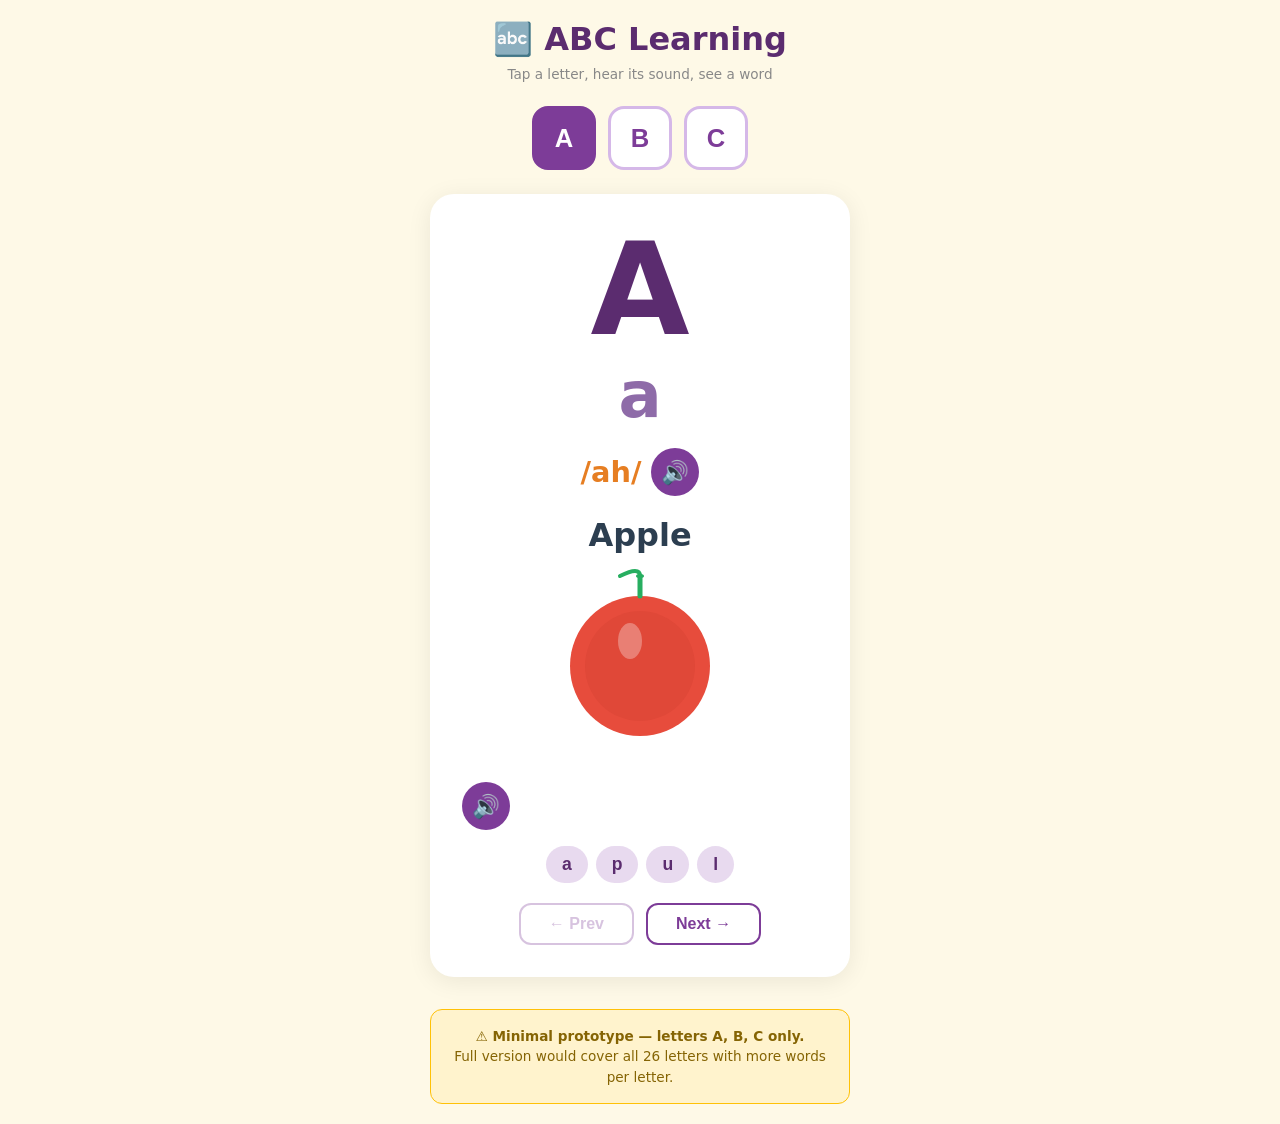
<file: alphabet-prototype/index.html>
<!DOCTYPE html>
<html lang="en">
<head>
<meta charset="UTF-8">
<meta name="viewport" content="width=device-width, initial-scale=1.0">
<title>ABC Learning — Prototype</title>
<style>
  * { margin: 0; padding: 0; box-sizing: border-box; }
  body {
    font-family: 'Segoe UI', system-ui, sans-serif;
    background: #fef9e7;
    display: flex; flex-direction: column; align-items: center;
    min-height: 100vh; padding: 20px;
  }
  h1 { font-size: 2rem; color: #5b2c6f; margin-bottom: 8px; }
  .subtitle { color: #888; font-size: 0.85rem; margin-bottom: 24px; }

  .letter-tabs {
    display: flex; gap: 12px; margin-bottom: 24px;
  }
  .letter-tab {
    width: 64px; height: 64px;
    border-radius: 16px; border: 3px solid #d5b8e8;
    background: white; font-size: 1.6rem; font-weight: 700;
    color: #7d3c98; cursor: pointer;
    display: flex; align-items: center; justify-content: center;
    transition: all 0.15s;
  }
  .letter-tab:hover { background: #f3e5f5; transform: scale(1.05); }
  .letter-tab.active { background: #7d3c98; color: white; border-color: #7d3c98; }

  .card {
    background: white; border-radius: 24px; padding: 32px;
    box-shadow: 0 4px 24px rgba(0,0,0,0.08);
    max-width: 420px; width: 100%;
    text-align: center;
  }
  .big-letter {
    font-size: 8rem; font-weight: 800; line-height: 1;
    color: #5b2c6f; margin-bottom: 4px;
  }
  .big-lower {
    font-size: 4rem; font-weight: 600; color: #8e6ba8;
    margin-bottom: 16px;
  }
  .sound-row {
    display: flex; align-items: center; justify-content: center;
    gap: 10px; margin-bottom: 20px;
  }
  .sound-label {
    font-size: 1.8rem; color: #e67e22; font-weight: 700;
  }
  .speak-btn {
    width: 48px; height: 48px; border-radius: 50%;
    border: none; background: #7d3c98; color: white;
    font-size: 1.4rem; cursor: pointer;
    display: flex; align-items: center; justify-content: center;
    transition: background 0.15s;
  }
  .speak-btn:hover { background: #6c2d82; }
  .speak-btn:active { transform: scale(0.95); }

  .word-section { margin-bottom: 16px; }
  .word-label {
    font-size: 2rem; font-weight: 700; color: #2c3e50;
  }
  .word-svg { margin: 12px auto; max-width: 200px; }

  .sound-out {
    display: flex; gap: 8px; justify-content: center;
    flex-wrap: wrap; margin-bottom: 20px;
  }
  .sound-chip {
    background: #e8daef; color: #5b2c6f;
    padding: 8px 16px; border-radius: 20px;
    font-weight: 600; font-size: 1.1rem;
    cursor: pointer; border: none;
    transition: background 0.15s;
  }
  .sound-chip:hover { background: #d5b8e8; }

  .nav-row {
    display: flex; gap: 12px; justify-content: center;
  }
  .nav-btn {
    padding: 10px 28px; border-radius: 12px;
    border: 2px solid #7d3c98; background: white;
    color: #7d3c98; font-size: 1rem; font-weight: 600;
    cursor: pointer; transition: all 0.15s;
  }
  .nav-btn:hover { background: #7d3c98; color: white; }
  .nav-btn:disabled { opacity: 0.3; cursor: default; }
  .nav-btn:disabled:hover { background: white; color: #7d3c98; }

  .prototype-badge {
    margin-top: 32px; background: #fff3cd; border: 1px solid #ffc107;
    border-radius: 12px; padding: 16px; max-width: 420px; width: 100%;
    font-size: 0.85rem; color: #856404; text-align: center; line-height: 1.5;
  }
</style>
</head>
<body>

<h1>🔤 ABC Learning</h1>
<p class="subtitle">Tap a letter, hear its sound, see a word</p>

<div class="letter-tabs" id="tabs"></div>

<div class="card" id="card"></div>

<div class="prototype-badge">
  <strong>⚠️ Minimal prototype — letters A, B, C only.</strong><br>
  Full version would cover all 26 letters with more words per letter.
</div>

<script>
const letters = {
  A: {
    upper: 'A', lower: 'a',
    sound: 'ah',
    word: 'Apple',
    wordSounds: ['a', 'p', 'u', 'l'],
    svg: `<svg viewBox="0 0 200 200" width="200" height="200" xmlns="http://www.w3.org/2000/svg">
      <circle cx="100" cy="100" r="70" fill="#e74c3c"/>
      <circle cx="100" cy="100" r="55" fill="#c0392b" opacity="0.2"/>
      <ellipse cx="90" cy="75" rx="12" ry="18" fill="#fff" opacity="0.3"/>
      <line x1="100" y1="30" x2="100" y2="10" stroke="#27ae60" stroke-width="5" stroke-linecap="round"/>
      <path d="M80 10 Q100 0 100 10" stroke="#27ae60" stroke-width="4" fill="none" stroke-linecap="round"/>
      <ellipse cx="100" cy="10" rx="4" ry="2" fill="#27ae60"/>
    </svg>`
  },
  B: {
    upper: 'B', lower: 'b',
    sound: 'buh',
    word: 'Ball',
    wordSounds: ['b', 'aw', 'l'],
    svg: `<svg viewBox="0 0 200 200" width="200" height="200" xmlns="http://www.w3.org/2000/svg">
      <defs>
        <radialGradient id="ballGrad" cx="40%" cy="35%">
          <stop offset="0%" stop-color="#fff" stop-opacity="0.4"/>
          <stop offset="100%" stop-color="#000" stop-opacity="0.15"/>
        </radialGradient>
      </defs>
      <circle cx="100" cy="100" r="75" fill="#3498db"/>
      <circle cx="100" cy="100" r="75" fill="url(#ballGrad)"/>
      <path d="M25 100 Q100 40 175 100" stroke="#2980b9" stroke-width="6" fill="none"/>
      <path d="M25 100 Q100 160 175 100" stroke="#2980b9" stroke-width="6" fill="none"/>
      <circle cx="60" cy="70" r="10" fill="#fff" opacity="0.25"/>
    </svg>`
  },
  C: {
    upper: 'C', lower: 'c',
    sound: 'kuh',
    word: 'Cat',
    wordSounds: ['c', 'a', 't'],
    svg: `<svg viewBox="0 0 200 200" width="200" height="200" xmlns="http://www.w3.org/2000/svg">
      <!-- Ears -->
      <polygon points="50,90 70,50 90,85" fill="#f39c12"/>
      <polygon points="110,85 130,50 150,90" fill="#f39c12"/>
      <polygon points="58,85 70,58 82,84" fill="#f5b041"/>
      <polygon points="118,84 130,58 142,85" fill="#f5b041"/>
      <!-- Head -->
      <circle cx="100" cy="100" r="55" fill="#f39c12"/>
      <!-- Eyes -->
      <ellipse cx="80" cy="95" rx="10" ry="12" fill="white"/>
      <ellipse cx="120" cy="95" rx="10" ry="12" fill="white"/>
      <circle cx="82" cy="95" r="5" fill="#2c3e50"/>
      <circle cx="122" cy="95" r="5" fill="#2c3e50"/>
      <circle cx="83" cy="93" r="2" fill="white"/>
      <circle cx="123" cy="93" r="2" fill="white"/>
      <!-- Nose -->
      <polygon points="97,108 103,108 100,113" fill="#e67e22"/>
      <!-- Mouth -->
      <path d="M92 116 Q100 122 108 116" stroke="#2c3e50" stroke-width="2" fill="none"/>
      <!-- Whiskers -->
      <line x1="40" y1="105" x2="70" y2="110" stroke="#2c3e50" stroke-width="1.5"/>
      <line x1="40" y1="115" x2="70" y2="115" stroke="#2c3e50" stroke-width="1.5"/>
      <line x1="130" y1="110" x2="160" y2="105" stroke="#2c3e50" stroke-width="1.5"/>
      <line x1="130" y1="115" x2="160" y2="115" stroke="#2c3e50" stroke-width="1.5"/>
    </svg>`
  }
};

const letterKeys = Object.keys(letters);
let currentIdx = 0;

function speak(text, rate = 0.9) {
  window.speechSynthesis.cancel();
  const u = new SpeechSynthesisUtterance(text);
  u.lang = 'en-AU'; u.rate = rate; u.pitch = 1.1;
  window.speechSynthesis.speak(u);
}

function render() {
  const key = letterKeys[currentIdx];
  const L = letters[key];
  const isFirst = currentIdx === 0;
  const isLast = currentIdx === letterKeys.length - 1;

  // Tabs
  document.getElementById('tabs').innerHTML = letterKeys.map((k, i) =>
    `<button class="letter-tab${i === currentIdx ? ' active' : ''}" onclick="goTo(${i})" aria-label="Letter ${k}">${k}</button>`
  ).join('');

  // Card
  document.getElementById('card').innerHTML = `
    <div class="big-letter">${L.upper}</div>
    <div class="big-lower">${L.lower}</div>
    <div class="sound-row">
      <span class="sound-label">/${L.sound}/</span>
      <button class="speak-btn" onclick="speakLetterSound('${L.sound}')" aria-label="Hear sound" title="Hear sound">🔊</button>
    </div>
    <div class="word-section">
      <div class="word-label">${L.word}</div>
      <div class="word-svg">${L.svg}</div>
      <button class="speak-btn" style="margin-bottom:12px" onclick="speakWord('${L.word}')" aria-label="Hear word" title="Hear word">🔊</button>
    </div>
    <div class="sound-out">
      ${L.wordSounds.map((s,i) =>
        `<button class="sound-chip" onclick="speak('${s}', 0.7)">${s}</button>`
      ).join('')}
    </div>
    <div class="nav-row">
      <button class="nav-btn" onclick="prev()" ${isFirst ? 'disabled' : ''}>← Prev</button>
      <button class="nav-btn" onclick="next()" ${isLast ? 'disabled' : ''}>Next →</button>
    </div>
  `;
}

function speakLetterSound(sound) { speak(sound, 0.7); }
function speakWord(word) { speak(word.toLowerCase(), 0.8); }

function goTo(i) { currentIdx = i; render(); }
function next() { if (currentIdx < letterKeys.length - 1) { currentIdx++; render(); } }
function prev() { if (currentIdx > 0) { currentIdx--; render(); } }

// Keyboard nav
document.addEventListener('keydown', e => {
  if (e.key === 'ArrowRight') next();
  else if (e.key === 'ArrowLeft') prev();
});

render();
</script>
</body>
</html>
</file>
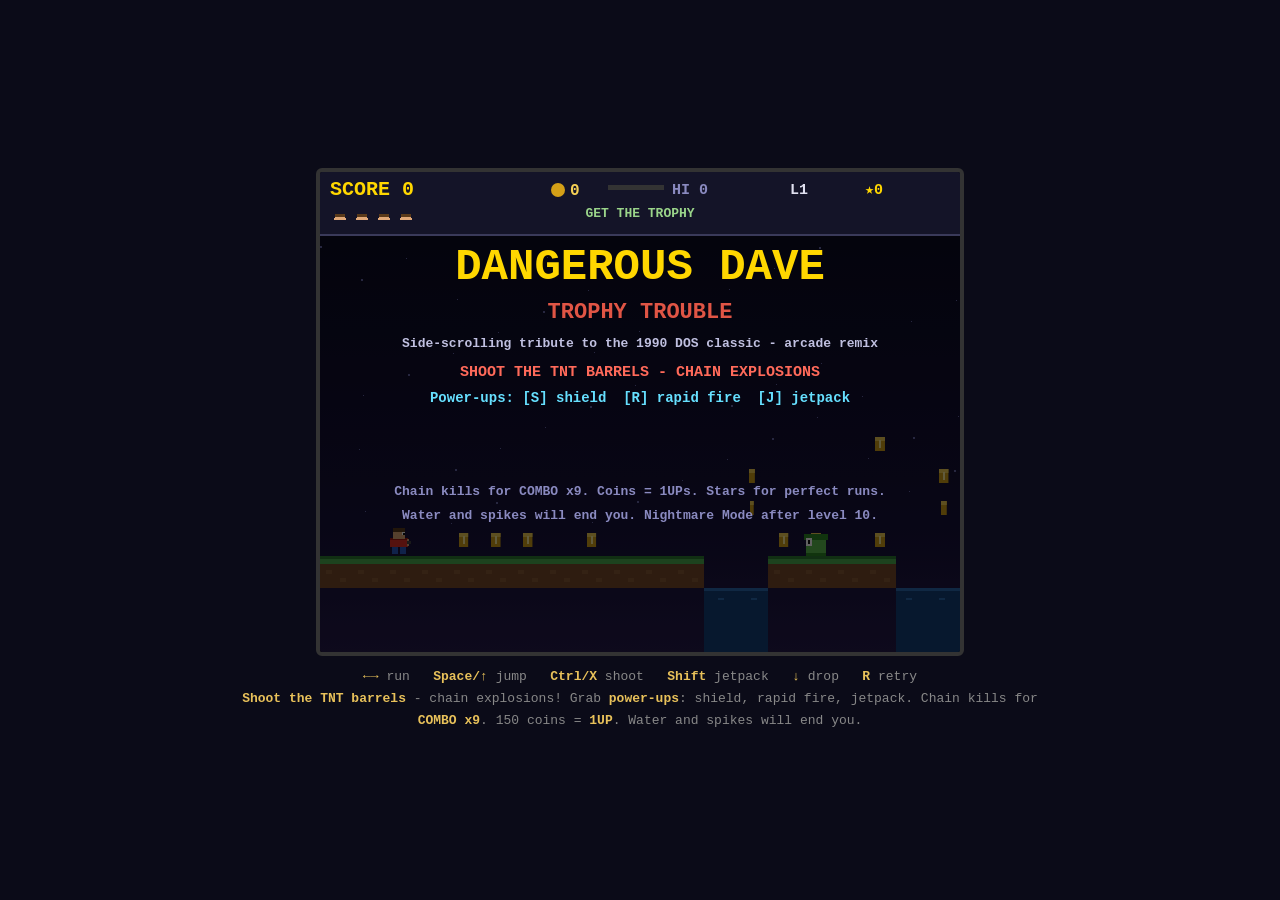
<file: dangerous-dave/index.html>
<!DOCTYPE html>
<html lang="en">
<head>
<meta charset="UTF-8">
<meta name="viewport" content="width=device-width, initial-scale=1.0">
<title>Dangerous Dave - Trophy Trouble</title>
<style>
  html,body{margin:0;padding:0;background:#0b0b18;color:#ddd;
    font-family:"Courier New",monospace;display:flex;flex-direction:column;align-items:center;
    min-height:100vh;justify-content:center;gap:10px;user-select:none;}
  canvas{image-rendering:pixelated;image-rendering:crisp-edges;border:4px solid #333;
    border-radius:6px;background:#000;max-width:96vw;max-height:82vh;width:auto;height:auto;}
  #hint{font-size:13px;color:#888;text-align:center;line-height:1.7;padding:0 10px;max-width:820px;}
  #hint b{color:#e8c15a;}
</style>
</head>
<body>
<canvas id="g" width="640" height="480"></canvas>
<div id="hint"><b>&larr;&rarr;</b> run &nbsp; <b>Space/&uarr;</b> jump &nbsp; <b>Ctrl/X</b> shoot &nbsp; <b>Shift</b> jetpack &nbsp; <b>&darr;</b> drop &nbsp; <b>R</b> retry
<br><b>Shoot the TNT barrels</b> - chain explosions! Grab <b>power-ups</b>: shield, rapid fire, jetpack. Chain kills for <b>COMBO x9</b>. 150 coins = <b>1UP</b>. Water and spikes will end you.</div>
<script>
"use strict";
/* ============================================================
   DANGEROUS DAVE: TROPHY TROUBLE  (arcade remix v3)
   TNT barrels + chain explosions, shield + rapid-fire power-ups,
   coins, combos, stars, 1UPs, particles, shake, hit-stop,
   endless Nightmare mode. Grab the trophy, reach the door.
   ============================================================ */
const canvas = document.getElementById("g");
const ctx = canvas.getContext("2d");
const TILE = 32, ROWS = 13, HUD = 64, VIEWW = 640, VIEWH = 480;

/*GEN_START*/
// ---------- deterministic level generator (pure, testable in node) ----------
function mulberry32(a) {
  return function () {
    a |= 0; a = (a + 0x6D2B79F5) | 0;
    let t = Math.imul(a ^ (a >>> 15), 1 | a);
    t = (t + Math.imul(t ^ (t >>> 7), 61 | t)) ^ t;
    return ((t ^ (t >>> 14)) >>> 0) / 4294967296;
  };
}
const LEVEL_NAMES = [
  "A BREEZE", "WIDE OPEN", "THE GAPS", "HAUNTED HILLS",
  "FIRE FIELDS", "HIGH LEDGES", "RUSH HOUR", "BLAZING TRAIL",
  "CLYDE'S FORTRESS", "THE LAIR",
];
const SOLIDG = { "#": 1, G: 1, B: 1 };

function genLevel(i) {
  const rnd = mulberry32(i * 7919 + 13);
  const W = Math.min(64 + i * 6, 112);
  const g = [];
  for (let r = 0; r < ROWS; r++) g.push(Array(W).fill(" "));
  for (let c = 0; c < W; c++) g[12][c] = "G";

  const pits = [], hills = [], plats = [], spikes = [], barrels = [], pickups = [];
  let fires = [];

  const tCol = Math.floor(W * (0.60 + rnd() * 0.12));
  const dCol = W - 5;
  const zone = (c) => (c >= tCol - 5 && c <= tCol + 5) || (c >= dCol - 7) || c < 8;

  let cur = 8;
  const pitChance = Math.min(0.10 + i * 0.055, 0.40);
  const hillChance = i >= 1 ? Math.min(0.10 + i * 0.035, 0.30) : 0;
  const spikeChance = i >= 5 ? Math.min(0.05 + i * 0.02, 0.16) : 0;
  while (cur < W - 18) {
    cur += 3 + Math.floor(rnd() * 5);
    if (cur >= W - 18 || zone(cur)) continue;
    const r = rnd();
    if (r < pitChance) {
      let w = 2 + (rnd() < Math.min(i / 7, 0.55) ? 1 : 0);
      if (w > 3) w = 3;
      for (let cc = cur; cc < cur + w && cc < W - 1; cc++) g[12][cc] = " ";
      pits.push({ c: cur, w }); cur += w + 1;
    } else if (r < pitChance + hillChance) {
      let h = 1 + (rnd() < i / 7 ? 1 : 0);
      if (i >= 7 && rnd() < 0.4 && h < 3) h = 3;          // tall towers late game
      const w = 1 + (rnd() < 0.6 ? 1 : 0);
      for (let cc = cur; cc < cur + w && cc < W - 1; cc++)
        for (let rr = 12 - h; rr <= 11; rr++) g[rr][cc] = "#";
      hills.push({ c: cur, w, h }); cur += w + 1;
    } else if (r < pitChance + hillChance + 0.13 && i >= 2) {
      const row = rnd() < 0.6 ? 10 : 9;
      const w = 2 + Math.floor(rnd() * 3);
      const type = rnd() < 0.5 ? "-" : "#";
      for (let cc = cur; cc < cur + w && cc < W - 2; cc++) g[row][cc] = type;
      plats.push({ c: cur, w, row, type }); cur += w + 1;
    } else if (r < pitChance + hillChance + 0.13 + spikeChance && i >= 5) {
      const w = 1 + Math.floor(rnd() * 3);
      let clash = false;
      for (let cc = cur; cc < cur + w; cc++) if (zone(cc) || g[12][cc] !== "G") clash = true;
      if (!clash) {
        for (let cc = cur; cc < cur + w; cc++) g[11][cc] = "S";
        spikes.push({ c: cur, w }); cur += w + 2;
      }
    } else if (i >= 3 && rnd() < 0.55) {
      fires.push(cur); cur += 1;
    }
    if (i >= 4 && !zone(cur) && rnd() < 0.25) fires.push(cur);
  }

  // raised wood walkways from level 4 (adventure routes with coins on top)
  const forcedPlats = i >= 3 ? 1 + (i >= 6 ? 1 : 0) : 0;
  for (let n = 0; n < forcedPlats; n++) {
    for (let tries = 0; tries < 30; tries++) {
      const c = 14 + Math.floor(rnd() * (W - 34));
      if (zone(c) || g[12][c] !== "G") continue;
      if (g[9][c] !== " " || g[9][c + 1] !== " " || g[10][c] !== " " || g[10][c + 1] !== " ") continue;
      g[10][c] = "-"; g[10][c + 1] = "-";
      plats.push({ c, w: 2, row: 10, type: "-" });
      break;
    }
  }

  // spawn area flat, no hazards
  for (let c = 0; c < 8; c++) { g[12][c] = "G"; for (let rr = 0; rr < 12; rr++) g[rr][c] = " "; }
  fires = fires.filter(c => c >= 10 && !(c >= tCol - 5 && c <= tCol + 5) && !(c >= dCol - 7));

  // trophy pedestal
  for (let rr = 10; rr <= 11; rr++) { g[rr][tCol] = "#"; g[rr][tCol + 1] = "#"; }
  g[12][tCol] = "G"; g[12][tCol + 1] = "G";

  // door zone flat
  for (let c = dCol - 2; c < W; c++) { g[12][c] = "G"; for (let rr = 0; rr < 12; rr++) g[rr][c] = " "; }

  // ---- coins ----
  const coins = [];
  const coinAt = (c, r) => {
    if (c < 1 || c >= W - 1 || r < 0 || r >= ROWS) return;
    const t = g[r][c];
    if (t !== " " && t !== "-") return;
    coins.push({ x: c * TILE + 16, y: r * TILE + 16 });
  };
  const spikeCols = {};
  spikes.forEach(s => { for (let cc = s.c; cc < s.c + s.w; cc++) spikeCols[cc] = 1; });
  for (let c = 5; c < dCol - 5; c++) {
    if (spikeCols[c] || (c >= tCol - 4 && c <= tCol + 4)) continue;
    if (g[12][c] === "G" && g[11][c] === " " && rnd() < 0.42) coinAt(c, 11);
  }
  pits.forEach(p => { const cc = p.c + Math.floor(p.w / 2); coinAt(cc, 10); coinAt(cc, 9); });
  hills.forEach(h => {
    for (let cc = h.c; cc < h.c + h.w; cc++) if (g[11 - h.h] && g[11 - h.h][cc] === " ") coinAt(cc, 11 - h.h);
  });
  plats.forEach(p => {
    for (let cc = p.c; cc < p.c + p.w; cc++) if (g[p.row - 1] && g[p.row - 1][cc] === " ") coinAt(cc, p.row - 1);
  });
  coinAt(4, 11); coinAt(5, 11); coinAt(6, 11);
  for (let n = 0; n < Math.min(2 + Math.floor(i / 3), 5); n++) {
    const c = 15 + Math.floor(rnd() * (W - 40));
    if (zone(c) || g[12][c] !== "G") continue;
    coinAt(c + (rnd() < 0.5 ? 0 : 1), 8);
  }

  // columns already used by props (barrels/power-ups/hearts)
  const usedCols = {};
  // ---- helper: find a free cell above solid ground for props ----
  const freeSpot = (minC, maxC) => {
    for (let tries = 0; tries < 60; tries++) {
      const c = minC + Math.floor(rnd() * (maxC - minC));
      if (zone(c) || spikeCols[c] || usedCols[c] || g[12][c] !== "G") continue;
      if (g[11][c] !== " ") continue;
      let clear = true;
      for (let cc = c - 2; cc <= c + 2; cc++) if (spikeCols[cc]) clear = false;
      if (!clear) continue;
      return c;
    }
    return -1;
  };

  // ---- TNT barrels (shoot them! chain explosions) ----
  const barrelN = i >= 1 ? Math.min(1 + Math.floor(i / 3), 4) : 0;
  for (let n = 0; n < barrelN; n++) {
    const c = freeSpot(12, W - 14);
    if (c < 0) continue;
    const placed = barrels.find(b => Math.abs(b.col - c) < 6);
    if (placed) continue;
    usedCols[c] = 1;
    barrels.push({ col: c, row: 11 });
  }

  // ---- power-ups: shield (S) and rapid fire (R) ----
  if (i >= 1) { const c = freeSpot(12, W - 14); if (c >= 0) { usedCols[c] = 1; pickups.push({ col: c, kind: "S" }); } }
  if (i >= 2 && rnd() < 0.85) { const c = freeSpot(12, W - 14); if (c >= 0) { usedCols[c] = 1; pickups.push({ col: c, kind: "R" }); } }
  const jets = [];
  const jetN = i >= 2 ? 1 + (i >= 5 ? 1 : 0) : 0;
  for (let n = 0; n < jetN; n++) {
    const c = freeSpot(12, W - 14);
    if (c < 0) continue;
    if (pickups.some(p => p.col === c) || barrels.some(b => b.col === c)) continue;
    usedCols[c] = 1;
    pickups.push({ col: c, kind: "J" });
  }

  // ---- hearts (extra life) ----
  const hearts = [];
  if (i >= 1 && rnd() < 0.75) {
    const c = freeSpot(12, W - 14);
    if (c >= 0) { usedCols[c] = 1; hearts.push({ col: c }); }
  }

  // ---- enemies ----
  const foes = [];
  const walkers = Math.min(2 + Math.ceil(i * 1.3), 12);
  let placed = 0, guard = 0;
  while (placed < walkers && guard++ < 400) {
    const c = 10 + Math.floor(rnd() * (W - 24));
    if (c < 9 || (c >= tCol - 4 && c <= tCol + 4) || c >= dCol - 5) continue;
    if (g[12][c] !== "G" || spikeCols[c]) continue;
    if (barrels.some(b => Math.abs(b.col - c) < 3)) continue;
    foes.push({ kind: "w", fast: i >= 4 && rnd() < 0.4 + i * 0.03, col: c, row: 11 });
    placed++;
  }
  const ghostN = i >= 3 ? Math.min(1 + Math.floor((i - 1) / 2), 5) : 0;
  for (let n = 0; n < ghostN; n++) {
    const c = 20 + Math.floor(rnd() * Math.max(10, W - 40));
    if (c >= dCol - 6) continue;
    foes.push({ kind: "g", col: c, row: 5 + Math.floor(rnd() * 3) });
  }

  // drop any ground coin sitting on a prop column (barrel/power-up/heart)
  const keptCoins = [];
  for (const cn of coins) {
    if (usedCols[Math.floor(cn.x / TILE)] && cn.y > 11 * TILE - 10) continue;
    keptCoins.push(cn);
  }
  coins.length = 0; coins.push(...keptCoins);

  return {
    name: LEVEL_NAMES[i],
    w: W, tiles: g,
    spawnCol: 2, trophyCol: tCol, doorCol: dCol,
    pits, hills, plats, fires, spikes, coins, hearts, foes, jets, barrels, pickups,
  };
}
/*GEN_END*/

// ---------- runtime state ----------
let L = null, tiles = [];
let trophy = null, door = null, hearts = [], coins = [], barrels = [], pickups = [];
let foes = [], bullets = [], flames = [], explosions = [], popups = [], parts = [];
let camX = 0, lvlName = "";
let levelIdx = 0, endless = false;

const pl = { x: 0, y: 0, w: 18, h: 28, vx: 0, vy: 0, dir: 1, ground: false, coyote: 0,
             inv: 0, anim: 0, dropT: 0, jet: false, fuel: 0, jetOn: false, cd: 0,
             shield: false, rapidT: 0 };
let lives = 3, score = 0, hi = 0;
let state = "title", stT = 0;
let doorOpen = false, buzzT = 0;
let shakeT = 0, freezeT = 0;

let coinRun = 0, coin1upAt = 150, starsTotal = 0;
let lvlCoins = 0, deathsLvl = 0, combo = 0, comboT = 0, bestCombo = 0, lvlTime = 0;
let lastStars = 0;
try { hi = parseInt(localStorage.getItem("dd_hi4") || "0", 10) || 0; } catch (e) {}

// ---------- audio ----------
let actx = null, muted = false;
function tone(f, d, vol, slide, type) {
  if (muted) return;
  try {
    actx = actx || new (window.AudioContext || window.webkitAudioContext)();
    if (actx.state === "suspended") actx.resume();
    const o = actx.createOscillator(), g = actx.createGain();
    o.type = type || "square";
    o.frequency.setValueAtTime(f, actx.currentTime);
    if (slide) o.frequency.exponentialRampToValueAtTime(Math.max(30, slide), actx.currentTime + d);
    g.gain.setValueAtTime(vol || 0.05, actx.currentTime);
    g.gain.exponentialRampToValueAtTime(0.0001, actx.currentTime + d);
    o.connect(g); g.connect(actx.destination);
    o.start(); o.stop(actx.currentTime + d);
  } catch (e) {}
}
const S = {
  jump:   () => tone(220, .15, .04, 520),
  coin:   () => tone(880 * (1 + Math.min(combo, 8) * 0.06), .06, .04),
  shoot:  () => tone(880, .06, .028, 300),
  jet:    () => tone(500, .3, .03, 220),
  stomp:  () => tone(150, .1, .05, 60),
  hurt:   () => tone(300, .25, .06, 90),
  door:   () => { [523, 659, 784].forEach((f, i) => setTimeout(() => tone(f, .12, .05), i * 90)); },
  locked: () => tone(110, .12, .05, 90),
  level:  () => { [392, 523, 659, 784].forEach((f, i) => setTimeout(() => tone(f, .13, .05), i * 100)); },
  over:   () => { [330, 262, 196, 131].forEach((f, i) => setTimeout(() => tone(f, .2, .06), i * 160)); },
  win:    () => { [523, 659, 784, 1046, 1318, 1568].forEach((f, i) => setTimeout(() => tone(f, .15, .05), i * 110)); },
  oneup:  () => { [659, 880, 1318].forEach((f, i) => setTimeout(() => tone(f, .12, .06), i * 90)); },
  boom:   () => { tone(160, .35, .09, 40, "sawtooth"); setTimeout(() => tone(70, .4, .08, 30, "sine"), 30); },
  pickup: () => { [523, 784, 1046].forEach((f, i) => setTimeout(() => tone(f, .1, .05), i * 70)); },
  shieldPop: () => tone(900, .3, .07, 200, "sine"),
};

// ---------- input ----------
const keys = {};
let jumpBuf = 0, dropQueued = false, enterQueued = false, shootQueued = false, jetQueued = false, retryQueued = false;
addEventListener("keydown", e => {
  const k = e.key;
  if (["ArrowUp","ArrowDown","ArrowLeft","ArrowRight"," "].includes(k)) e.preventDefault();
  if (k === " " || k === "ArrowUp" || k === "w" || k === "W") jumpBuf = 0.12;
  if (k === "ArrowDown" || k === "s" || k === "S") dropQueued = true;
  if (k === "Enter") enterQueued = true;
  if (k === "m" || k === "M") muted = !muted;
  if (k === "Control" || k === "x" || k === "X" || k === "z" || k === "Z") shootQueued = true;
  if (k === "Shift") jetQueued = true;
  if (k === "r" || k === "R") retryQueued = true;
  keys[k] = true;
});
addEventListener("keyup", e => { keys[e.key] = false; });

// ---------- level helpers ----------
const SOLID = { "#": 1, G: 1, B: 1 };
function tileAt(c, r) {
  if (c < 0 || c >= L.w) return "X";   // side walls
  if (r < 0 || r >= ROWS) return " ";  // open sky above, VOID below (water!)
  return tiles[r][c];
}
function solidAt(c, r) { const t = tileAt(c, r); return t === "X" || SOLID[t] === 1; }
function platAt(c, r) { return tileAt(c, r) === "-"; }

function loadLevel(i) {
  levelIdx = i;
  L = genLevel(i);
  tiles = L.tiles;
  lvlName = L.name;
  trophy = { col: L.trophyCol };
  door = { col: L.doorCol };
  hearts = L.hearts.map(h => ({ x: h.col * TILE + 6, y: 9 * TILE + 12, got: false }));
  coins = L.coins.map(c => ({ x: c.x, y: c.y, got: false, spin: Math.random() * 6.28 }));
  barrels = L.barrels.map(b => ({ x: b.col * TILE + 4, y: (b.row + 1) * TILE - 26, w: 24, h: 26, dead: false }));
  pickups = L.pickups.map(p => ({ x: p.col * TILE + 8, y: (p.row || 11) * TILE - 10, kind: p.kind, got: false, t: Math.random() * 6.28 }))
    .map(p => { p.y = Math.floor(p.y / TILE) * TILE + 10; return p; });
  foes = L.foes.map(f => f.kind === "w"
    ? { kind: "w", fast: f.fast, x: f.col * TILE + 6, y: 12 * TILE - 28, w: 20, h: 28, vx: 0, vy: 0, dir: -1, dead: false }
    : { kind: "g", x: f.col * TILE + 6, y: f.row * TILE + 8, w: 20, h: 20, t: Math.random() * 6.28, dead: false });
  flames = L.fires.map(c => ({ x: c * TILE + 4, t: Math.random() * 2.4, active: false }));
  bullets = []; explosions = []; popups = []; parts = [];
  doorOpen = false; lvlCoins = coins.length; deathsLvl = 0;
  combo = 0; comboT = 0; bestCombo = 0; lvlTime = 0;
  resetPlayer(); resetFoes();
}
function resetPlayer() {
  pl.x = L.spawnCol * TILE + 6;
  pl.y = 12 * TILE - pl.h - 2;
  pl.vx = 0; pl.vy = 0; pl.ground = false; pl.inv = 0; pl.dropT = 0; pl.jetOn = false; pl.cd = 0;
}
function resetFoes() {
  foes.forEach(f => {
    if (f.kind === "w") { f.x = Math.floor(f.x / TILE) * TILE + 6; f.y = 12 * TILE - 28; f.vx = 0; f.vy = 0; f.dir = -1; f.dead = false; }
    else f.dead = false;
  });
}
function newGame() {
  lives = 3; score = 0; endless = false;
  coinRun = 0; coin1upAt = 150; starsTotal = 0;
  pl.shield = false; pl.rapidT = 0; pl.jet = false; pl.fuel = 0;
  state = "intro"; stT = 0; loadLevel(0);
}
function saveHi() { if (score > hi) { hi = score; try { localStorage.setItem("dd_hi4", String(hi)); } catch (e) {} } }

// ---------- juice helpers ----------
function shake(n) { shakeT = Math.max(shakeT, n); }
function hitstop(n) { freezeT = Math.max(freezeT, n); }
function addPop(x, y, txt, col) { popups.push({ x, y, txt, col: col || "#fff", t: 0.9 }); }
function burst(x, y, col, n, spd) {
  for (let i = 0; i < n; i++) {
    const a = Math.random() * 6.28, v = (spd || 120) * (0.4 + Math.random() * 0.8);
    parts.push({ x, y, vx: Math.cos(a) * v, vy: Math.sin(a) * v - 60, t: 0.45 + Math.random() * 0.25, col, grav: 1 });
  }
}
function puff(x, y, col, n) {   // smoke puff: expands, fades, no falling
  for (let i = 0; i < n; i++) {
    const a = Math.random() * 6.28, v = (18 + Math.random() * 34);
    parts.push({ x, y, vx: Math.cos(a) * v, vy: Math.sin(a) * v, t: 0.35 + Math.random() * 0.2, col, grav: 0, grow: true });
  }
}
function mult() { return Math.min(combo, 9); }
function addScore(v) { score += v; }

function die() {
  if (pl.inv > 0) return;
  if (pl.shield) {                       // shield absorbs one hit
    pl.shield = false; pl.inv = 1.6;
    S.shieldPop(); shake(4);
    burst(pl.x + pl.w / 2, pl.y + pl.h / 2, "#66e0ff", 16, 170);
    addPop(pl.x + pl.w / 2, pl.y - 14, "SHIELD DOWN", "#66e0ff");
    return;
  }
  lives--; deathsLvl++; combo = 0; comboT = 0;
  S.hurt(); shake(6); hitstop(0.12);
  burst(pl.x + pl.w / 2, pl.y + pl.h / 2, "#e03028", 14, 170);
  if (lives < 0) { state = "over"; S.over(); saveHi(); }
  else { pl.inv = 2; resetFoes(); resetPlayer(); }
}

// ---------- physics ----------
const GRAV = 1500, MOVE = 210, JUMP = 570;

function rectHits(x, y, w, h) {
  const hits = [];
  const c0 = Math.floor(x / TILE), c1 = Math.floor((x + w - 1) / TILE);
  const r0 = Math.floor(y / TILE), r1 = Math.floor((y + h - 1) / TILE);
  for (let r = r0; r <= r1; r++) for (let c = c0; c <= c1; c++) {
    if (solidAt(c, r)) hits.push({ c, r, plat: false });
    else if (platAt(c, r)) hits.push({ c, r, plat: true });
  }
  return hits;
}
function overlap(a, b) {
  return a.x < b.x + b.w && a.x + a.w > b.x && a.y < b.y + b.h && a.y + a.h > b.y;
}
// push entity out of a solid rect (barrel). returns "top" if landed on it
function pushOutRect(e, w, h, b) {
  if (!overlap(e, b)) return 0;
  const penX = Math.min(e.x + w - b.x, b.x + b.w - e.x);
  const penY = Math.min(e.y + h - b.y, b.y + b.h - e.y);
  if (penX < penY) {
    const fromLeft = e.x + w - b.x < b.x + b.w - e.x;
    e.x = fromLeft ? b.x - w : b.x + b.w;
    if (e.vx) e.vx = 0;
    return -1;                           // pushed sideways
  } else {
    const fromTop = e.y + h - b.y < b.y + b.h - e.y;
    if (fromTop) { e.y = b.y - h; if (e.vy > 0) e.vy = 0; return 1; }  // landed on top
    e.y = b.y + b.h; if (e.vy < 0) e.vy = 0;
    return 0;
  }
}

function movePlayer(dt) {
  if (pl.inv > 0) pl.inv -= dt;
  if (pl.dropT > 0) pl.dropT -= dt;
  if (pl.cd > 0) pl.cd -= dt;
  if (pl.rapidT > 0) pl.rapidT -= dt;
  if (comboT > 0) { comboT -= dt; if (comboT <= 0) combo = 0; }
  lvlTime += dt;

  let mv = 0;
  if (keys["ArrowLeft"] || keys["a"] || keys["A"]) mv--;
  if (keys["ArrowRight"] || keys["d"] || keys["D"]) mv++;
  pl.vx = mv * MOVE;
  if (mv) { pl.dir = mv; pl.anim += dt * 9; } else pl.anim = 0;

  if (jumpBuf > 0) jumpBuf -= dt;
  if (pl.ground) pl.coyote = 0.09; else if (pl.coyote > 0) pl.coyote -= dt;

  const fc = Math.floor((pl.x + pl.w / 2) / TILE);
  const fr = Math.floor((pl.y + pl.h + 1) / TILE);
  if (dropQueued && pl.ground && platAt(fc, fr)) { pl.y += 4; pl.ground = false; pl.dropT = 0.2; }
  dropQueued = false;

  if (jetQueued && pl.jet && pl.fuel > 0) { pl.jetOn = !pl.jetOn; if (pl.jetOn) S.jet(); }
  jetQueued = false;
  if (pl.jetOn) {
    if (pl.fuel <= 0) pl.jetOn = false;
    else {
      pl.fuel -= dt;
      if (keys["ArrowUp"] || keys["w"] || keys["W"] || keys[" "]) pl.vy = Math.min(pl.vy - 1300 * dt, -340);
      pl.ground = false; pl.coyote = 0;
      if (Math.random() < dt * 26) puff(pl.x + pl.w / 2, pl.y + pl.h, "#ff8a2a", 1);
    }
  } else if (jumpBuf > 0 && (pl.ground || pl.coyote > 0)) {
    pl.vy = -JUMP; pl.ground = false; pl.coyote = 0; jumpBuf = 0; S.jump();
    puff(pl.x + pl.w / 2, pl.y + pl.h, "#d8d0c0", 3);
  }

  pl.x += pl.vx * dt;
  let hits = rectHits(pl.x, pl.y, pl.w, pl.h).filter(h => !h.plat);
  for (const h of hits) {
    if (pl.vx > 0 && pl.x + pl.w > h.c * TILE + 2) pl.x = h.c * TILE - pl.w;
    else if (pl.vx < 0 && pl.x < (h.c + 1) * TILE - 2) pl.x = (h.c + 1) * TILE;
  }
  // barrels: solid boxes
  for (const b of barrels) {
    if (b.dead) continue;
    const r = pushOutRect(pl, pl.w, pl.h, b);
    if (r === 1 && pl.ground === false) { pl.ground = true; puff(pl.x + pl.w / 2, pl.y + pl.h, "#c8b080", 2); }
  }

  const prevBottom = pl.y + pl.h;
  pl.vy = Math.min(pl.vy + GRAV * dt, 800);
  pl.y += pl.vy * dt;
  const wasAir = !pl.ground;
  pl.ground = false;
  hits = rectHits(pl.x, pl.y, pl.w, pl.h);
  for (const h of hits) {
    const topY = h.plat ? h.r * TILE + 18 : h.r * TILE;
    if (h.plat) {
      if (pl.vy > 0 && prevBottom <= topY + 10 && pl.y + pl.h >= topY && pl.dropT <= 0 && !(keys["ArrowDown"] || keys["s"] || keys["S"])) {
        pl.y = topY - pl.h; pl.vy = 0; pl.ground = true;
      }
    } else {
      if (pl.vy > 0 && prevBottom <= h.r * TILE + 12 && pl.y + pl.h >= h.r * TILE) {
        pl.y = h.r * TILE - pl.h; pl.vy = 0; pl.ground = true;
        if (wasAir && pl.vy === 0) puff(pl.x + pl.w / 2, pl.y + pl.h, "#c8b080", 3);
      } else if (pl.vy < 0 && pl.y < (h.r + 1) * TILE) {
        pl.y = (h.r + 1) * TILE; pl.vy = 0;
      }
    }
  }
  // barrels again after vertical move (landing on top)
  for (const b of barrels) {
    if (b.dead) continue;
    const r = pushOutRect(pl, pl.w, pl.h, b);
    if (r === 1 && !pl.ground) { pl.ground = true; puff(pl.x + pl.w / 2, pl.y + pl.h, "#c8b080", 2); }
  }
  if (pl.x < 0) pl.x = 0;
  if (pl.x + pl.w > L.w * TILE) pl.x = L.w * TILE - pl.w;

  // spikes: AABB against spike rects (jumpable - only 14px tall)
  const footBox = { x: pl.x + 2, y: pl.y + pl.h - 12, w: pl.w - 4, h: 12 };
  for (const s of L.spikes) {
    const sr = { x: s.c * TILE + 2, y: 12 * TILE - 14, w: s.w * TILE - 4, h: 14 };
    if (overlap(footBox, sr)) { die(); break; }
  }

  // water / fell out of the world
  if (pl.y + pl.h > ROWS * TILE + 10) die();
}

function fireBullet() {
  if (pl.cd > 0) return;
  pl.cd = pl.rapidT > 0 ? 0.07 : 0.18;
  S.shoot();
  bullets.push({ x: pl.x + (pl.dir > 0 ? pl.w : -6), y: pl.y + 11, dir: pl.dir, rapid: pl.rapidT > 0 });
}

function killFoe(f, byStomp) {
  if (f.dead) return;
  f.dead = true;
  combo = Math.min(combo + 1, 9); comboT = 2.2;
  bestCombo = Math.max(bestCombo, combo);
  const pts = (f.kind === "g" ? 150 : 100) * mult();
  addScore(pts);
  const cx = f.x + f.w / 2, cy = f.y + f.h / 2;
  addPop(cx, cy - 12, "+" + pts, mult() >= 3 ? "#ff9a2a" : "#fff");
  if (combo >= 2) addPop(cx, cy - 30, "COMBO x" + mult(), "#ffd700");
  burst(cx, cy, f.kind === "g" ? "#cfe8ff" : (f.fast ? "#e05545" : "#5cbf4e"), 10, 150);
  if (byStomp) { pl.vy = -330; pl.y = f.y - pl.h; S.stomp(); }
  else if (!byStomp) S.stomp();
  shake(3); hitstop(0.05);
}

// ---------- explosions ----------
function explodeBarrel(b) {
  if (b.dead) return;
  b.dead = true;
  const bx = b.x + b.w / 2, by = b.y + b.h / 2;
  explosions.push({ x: bx, y: by, t: 0, dur: 0.55 });
  burst(bx, by, "#ff6a2a", 14, 230);
  burst(bx, by, "#3a3a3a", 10, 160);
  puff(bx, by - 10, "#999", 6);
  addScore(50);
  S.boom(); shake(8); hitstop(0.07);
  // chain reaction
  for (const o of barrels) {
    if (o.dead || o === b) continue;
    if (Math.hypot(o.x + o.w / 2 - bx, o.y + o.h / 2 - by) < 95) explodeBarrel(o);
  }
  // blast kills foes (feeds combo)
  for (const f of foes) {
    if (f.dead) continue;
    if (Math.hypot(f.x + f.w / 2 - bx, f.y + f.h / 2 - by) < 105) killFoe(f, false);
  }
  // blast hurts Dave if too close
  const pcx = pl.x + pl.w / 2, pcy = pl.y + pl.h / 2;
  if (Math.hypot(pcx - bx, pcy - by) < 58) die();
}

// ---------- foes ----------
function moveFoes(dt) {
  for (const f of foes) {
    if (f.dead) continue;
    if (f.kind === "w") {
      const spd = f.fast ? 135 : 48 + levelIdx * 5;
      f.vx = f.dir * spd;
      f.vy = Math.min(f.vy + GRAV * dt, 800);
      f.x += f.vx * dt;
      let aheadC = Math.floor((f.x + (f.dir > 0 ? f.w + 2 : -2)) / TILE);
      let midR = Math.floor((f.y + f.h / 2) / TILE);
      if (solidAt(aheadC, midR)) f.dir *= -1;
      // barrels block walkers
      for (const b of barrels) {
        if (b.dead) continue;
        if (overlap(f, b)) { f.x = f.dir > 0 ? b.x - f.w : b.x + b.w; f.dir *= -1; break; }
      }
      f.x = Math.max(0, Math.min(L.w * TILE - f.w, f.x));
      f.y += f.vy * dt;
      pushOut(f);
      aheadC = Math.floor((f.x + (f.dir > 0 ? f.w + 3 : -3)) / TILE);
      const belowR = Math.floor((f.y + f.h + 4) / TILE);
      if (!solidAt(aheadC, belowR) && !platAt(aheadC, belowR)) f.dir *= -1;
      if (f.y > ROWS * TILE + 30) f.dead = true;
      if (!f.dead && overlap(pl, f)) {
        if (pl.vy > 60 && pl.y + pl.h - f.y < 16) killFoe(f, true);
        else die();
      }
    } else {
      f.t += dt;
      const spd = 58 + levelIdx * 4;
      const dx = (pl.x + pl.w / 2) - (f.x + f.w / 2);
      const dy = (pl.y + 2) - (f.y + f.h / 2);
      f.x += Math.sign(dx) * Math.min(Math.abs(dx), spd * dt);
      f.y += Math.sign(dy) * Math.min(Math.abs(dy), spd * 0.8 * dt);
      const cc = Math.floor((f.x + f.w / 2) / TILE), rr = Math.floor((f.y + f.h / 2) / TILE);
      if (solidAt(cc, rr + 1) || solidAt(cc, rr)) f.y -= 80 * dt;
      f.x = Math.max(4, Math.min(L.w * TILE - f.w - 4, f.x));
      f.y = Math.max(HUD + 10, Math.min(ROWS * TILE - 34, f.y));
      if (overlap(pl, f)) die();
    }
  }
}
function pushOut(e) {
  let hits = rectHits(e.x, e.y, e.w, e.h).filter(h => !h.plat);
  for (const h of hits) {
    if (e.vy > 0 && e.y + e.h > h.r * TILE + 2) { e.y = h.r * TILE - e.h; e.vy = 0; }
    else if (e.vy < 0 && e.y < (h.r + 1) * TILE - 2) { e.y = (h.r + 1) * TILE; e.vy = 0; }
  }
}

function updateFlames(dt) {
  for (const fl of flames) {
    fl.t += dt;
    const cyc = fl.t % 2.6;
    fl.active = cyc > 1.9;
    if (!fl.active) continue;
    const fr = { x: fl.x + 2, y: 12 * TILE - 52, w: 24, h: 52 };
    if (overlap(pl, fr)) die();
  }
}

function collectCoin(c) {
  c.got = true; coinRun++;
  const v = 25;
  addScore(v);
  addPop(c.x, c.y - 8, "+" + v, "#ffe870");
  burst(c.x, c.y, "#ffd700", 4, 70);
  S.coin();
  if (coinRun >= coin1upAt) {
    coin1upAt += 150;
    if (lives < 9) { lives++; addPop(c.x, c.y - 30, "1UP!", "#ff6a6a"); S.oneup(); }
  }
}

function update(dt) {
  stT += dt;
  if (buzzT > 0) buzzT -= dt;
  if (state === "intro") {
    if (stT > 1.2 || enterQueued) { enterQueued = false; state = "play"; }
    return;
  }
  if (state === "clear") {
    if (stT > 2.6 || enterQueued) {
      enterQueued = false;
      if (levelIdx + 1 >= LEVEL_NAMES.length && !endless) {
        endless = true;
        addPop(VIEWW / 2, HUD + 120, "NIGHTMARE MODE!", "#ff6a6a");
        S.win();
        state = "intro"; stT = 0; loadLevel(levelIdx + 1);
      } else {
        state = "intro"; stT = 0; loadLevel(levelIdx + 1);
      }
    }
    return;
  }
  if (state !== "play") return;
  if (retryQueued) { retryQueued = false; loadLevel(levelIdx); return; }

  movePlayer(dt);

  if (shootQueued) { shootQueued = false; fireBullet(); }
  for (const b of bullets) {
    b.x += b.dir * 460 * dt;
    b.life = (b.life || 0) + dt;
    // hit barrels first (they sit in front of things)
    for (const bar of barrels) {
      if (bar.dead) continue;
      const by = bar.y + bar.h / 2;
      if (Math.abs(b.x - (bar.x + bar.w / 2)) < 16 && Math.abs(b.y - by) < 20) {
        b.dead = true; explodeBarrel(bar); break;
      }
    }
  }
  bullets = bullets.filter(b => !b.dead && b.life < 0.9 && b.x > camX - 40 && b.x < camX + VIEWW + 40);
  for (const b of bullets) {
    for (const f of foes) {
      if (f.dead) continue;
      if (Math.abs(b.x - (f.x + f.w / 2)) < 14 && Math.abs(b.y - (f.y + f.h / 2)) < 16) {
        b.dead = true; killFoe(f, false);
      }
    }
  }
  bullets = bullets.filter(b => !b.dead);

  moveFoes(dt);
  updateFlames(dt);

  for (const ex of explosions) ex.t += dt;
  explosions = explosions.filter(ex => ex.t < ex.dur);

  // coins
  const pcx = pl.x + pl.w / 2, pcy = pl.y + pl.h / 2;
  for (const c of coins) {
    if (c.got) continue;
    if (Math.abs(pcx - c.x) < 22 && Math.abs(pcy - c.y) < 26) collectCoin(c);
  }
  // hearts
  for (const h of hearts) {
    if (h.got) continue;
    if (Math.abs(pcx - (h.x + 8)) < 24 && Math.abs(pcy - h.y) < 30) {
      h.got = true;
      if (lives < 9) { lives++; addPop(h.x + 8, h.y - 10, "+1 LIFE", "#ff6a6a"); S.oneup(); }
      else addScore(500);
    }
  }
  // power-ups
  for (const p of pickups) {
    if (p.got) continue;
    const py = p.y + 6 + Math.sin(stT * 3 + p.t) * 3;
    if (Math.abs(pcx - (p.x + 8)) < 24 && Math.abs(pcy - py) < 30) {
      p.got = true; S.pickup();
      if (p.kind === "S") {
        if (pl.shield) addScore(250);
        else { pl.shield = true; addPop(p.x + 8, p.y - 8, "SHIELD!", "#66e0ff"); burst(p.x + 8, p.y + 6, "#66e0ff", 12, 120); }
      } else if (p.kind === "R") {
        pl.rapidT = Math.min(12, pl.rapidT + 8);
        addPop(p.x + 8, p.y - 8, "RAPID FIRE!", "#ffc800");
      } else if (p.kind === "J") {
        pl.jet = true; pl.fuel = Math.min(6, pl.fuel + 5);
        addPop(p.x + 8, p.y - 8, "JETPACK!", "#ff8a2a");
      }
    }
  }
  // trophy
  if (trophy && !doorOpen) {
    const tx = trophy.col * TILE + 16, ty = 9 * TILE + 16;
    if (Math.abs(pcx - tx) < 26 && Math.abs(pcy - ty) < 34) {
      doorOpen = true;
      const pts = 1000 * mult();
      addScore(pts);
      addPop(tx, ty - 20, "TROPHY +" + pts, "#ffd700");
      burst(tx, ty, "#ffd700", 24, 200);
      S.door(); shake(5);
    }
  }

  // door
  if (door) {
    const dx = door.col * TILE, dy = 10 * TILE;
    const drect = { x: dx + 2, y: dy, w: 28, h: TILE * 2 };
    if (overlap(pl, drect)) {
      if (doorOpen) {
        const par = 22 + levelIdx * 2 + L.w * 0.10;
        const tb = Math.max(0, Math.round((par - lvlTime) * 5));
        if (tb > 0) { addScore(tb); addPop(dx + 16, dy - 16, "TIME +" + tb, "#8ad4ff"); }
        const pct = 1 - (coins.filter(c => !c.got).length / Math.max(1, lvlCoins));
        lastStars = 1;
        if (pct >= 0.6) lastStars = 2;
        if (pct >= 0.92 && deathsLvl === 0) lastStars = 3;
        starsTotal += lastStars;
        saveHi();
        state = "clear"; stT = 0;
        if (lastStars === 3) S.star();
        S.level();
      } else if (buzzT <= 0) { S.locked(); buzzT = 0.4; pl.x = Math.min(pl.x, dx - pl.w - 1); }
    }
  }

  // camera
  const target = pl.x + pl.w / 2 - VIEWW / 2;
  camX = Math.max(0, Math.min(L.w * TILE - VIEWW, target));

  for (const p of popups) { p.t -= dt; p.y -= 40 * dt; }
  popups = popups.filter(p => p.t > 0);
  for (const p of parts) {
    p.t -= dt;
    p.x += p.vx * dt;
    if (p.grav) { p.vy += 520 * dt; p.y += p.vy * dt; }
    else { p.y += p.vy * dt; p.vx *= (1 - 2 * dt); p.vy *= (1 - 2 * dt); }
    if (p.grow) { p.vx *= 1.05; p.vy *= 1.05; }
  }
  parts = parts.filter(p => p.t > 0);

  if (keys["p"] || keys["P"]) { state = "pause"; keys["p"] = keys["P"] = false; }
}

// ============================== DRAWING ==============================
function rrect(x, y, w, h, col) { ctx.fillStyle = col; ctx.fillRect(Math.round(x), Math.round(y), w, h); }

function drawBg() {
  const grad = ctx.createLinearGradient(0, HUD, 0, VIEWH);
  grad.addColorStop(0, "#0a0a22"); grad.addColorStop(0.7, "#16103a"); grad.addColorStop(1, "#241a4a");
  ctx.fillStyle = grad; ctx.fillRect(0, HUD, VIEWW, VIEWH - HUD);
  ctx.fillStyle = "#6666aa";
  for (let i = 0; i < 50; i++) {
    const sx = (((i * 137 + camX * (0.2 + (i % 5) * 0.12))) % VIEWW + VIEWW) % VIEWW;
    const sy = HUD + ((i * 53) % (VIEWH - HUD - 130)) + 10;
    ctx.fillRect(sx, sy, (i % 3 === 0) ? 2 : 1, (i % 3 === 0) ? 2 : 1);
  }
}

function drawSpikes(c) {
  const x = c * TILE - camX, y = 12 * TILE - 14;
  for (let i = 0; i < 4; i++) {
    const px = x + i * 8;
    ctx.fillStyle = "#d8d8e8";
    ctx.beginPath();
    ctx.moveTo(px + 1, y + 14); ctx.lineTo(px + 4, y); ctx.lineTo(px + 7, y + 14);
    ctx.closePath(); ctx.fill();
  }
  rrect(x, y + 14, TILE, 4, "#6a6a7a");
}

function drawTiles() {
  const c0 = Math.max(0, Math.floor(camX / TILE) - 1);
  const c1 = Math.min(L.w - 1, c0 + Math.ceil(VIEWW / TILE) + 2);
  for (let r = 0; r < ROWS; r++) for (let c = c0; c <= c1; c++) {
    const ch = tiles[r][c];
    if (ch === " " ) continue;
    if (ch === "S") { drawSpikes(c); continue; }
    const x = c * TILE - camX, y = r * TILE;
    if (ch === "#") {
      rrect(x, y, TILE, TILE, "#7a4a2a");
      rrect(x + 2, y + 2, 12, 10, "#8a5a36");
      rrect(x + 18, y + 2, 12, 10, "#8a5a36");
      rrect(x + 2, y + 16, 12, 10, "#8a5a36");
      rrect(x + 18, y + 16, 12, 10, "#8a5a36");
      rrect(x, y, TILE, 2, "#5a3218");
    } else if (ch === "G") {
      rrect(x, y, TILE, TILE, "#7a4a2a");
      rrect(x, y, TILE, 8, "#4caf50");
      rrect(x, y, TILE, 3, "#2e7d32");
      rrect(x + 6, y + 14, 6, 4, "#8a5a36");
      rrect(x + 20, y + 22, 6, 4, "#8a5a36");
    } else if (ch === "-") {
      rrect(x, y + 14, TILE, 18, "#8a5a2a");
      rrect(x, y + 14, TILE, 3, "#6e421e");
      rrect(x, y + 28, TILE, 4, "#6e421e");
    }
  }
  // water (bottomless pits = death)
  for (let c = c0; c <= c1; c++) {
    if (tiles[12][c] !== "G") {
      const x = c * TILE - camX;
      rrect(x, ROWS * TILE, TILE, VIEWH - ROWS * TILE, "#12407a");
      rrect(x, ROWS * TILE, TILE, 3, "#2a6ab0");
      rrect(x + 8 + (Math.floor(stT * 4 + c) % 10), ROWS * TILE + 10, 6, 2, "#2a6ab0");
    }
  }
}

function drawFlames() {
  for (const fl of flames) {
    if (!fl.active) continue;
    const x = fl.x - camX, base = 12 * TILE;
    const h = 40 + Math.sin(fl.t * 30) * 10;
    ctx.fillStyle = "#ff4a00";
    ctx.beginPath();
    ctx.moveTo(x, base); ctx.lineTo(x + 4, base - h * 0.6); ctx.lineTo(x + 12, base - h); ctx.lineTo(x + 20, base - h * 0.6); ctx.lineTo(x + 24, base);
    ctx.closePath(); ctx.fill();
    ctx.fillStyle = "#ffc800";
    ctx.beginPath();
    ctx.moveTo(x + 6, base); ctx.lineTo(x + 10, base - h * 0.45); ctx.lineTo(x + 12, base - h * 0.5); ctx.lineTo(x + 16, base - h * 0.4); ctx.lineTo(x + 18, base);
    ctx.closePath(); ctx.fill();
  }
}

function drawCoins() {
  for (const c of coins) {
    if (c.got) continue;
    c.spin += 0.12;
    const s = Math.abs(Math.cos(c.spin));
    const w = Math.max(3, 10 * s);
    const x = c.x - camX;
    rrect(x - w / 2, c.y - 7, w, 14, "#d4a017");
    rrect(x - w / 2, c.y - 7, w, 4, "#f6d155");
    if (s > 0.85) rrect(x - 1, c.y - 4, 2, 8, "#fff0a0");
  }
}

function drawBarrels() {
  for (const b of barrels) {
    if (b.dead) continue;
    const x = b.x - camX, y = b.y;
    rrect(x, y + 4, 24, 22, "#c04830");
    rrect(x, y + 4, 24, 3, "#8a2a18");
    rrect(x + 1, y + 12, 22, 5, "#f0d070");       // TNT band
    rrect(x + 8, y + 13, 8, 3, "#2a2a2a");
    rrect(x + 2, y + 4, 2, 22, "#8a2a18");
    rrect(x + 20, y + 4, 2, 22, "#8a2a18");
    // fuse
    const fy = y + 4 + Math.sin(stT * 6 + b.x) * 1;
    rrect(x + 11, fy - 6, 2, 7, "#8a6a2a");
    ctx.fillStyle = "#ffd700";
    ctx.beginPath(); ctx.arc(x + 12, fy - 8, 3, 0, 6.28); ctx.fill();
  }
}

function drawPickups() {
  for (const p of pickups) {
    if (p.got) continue;
    p.t += 0.05;
    const bob = Math.sin(p.t * 2.4) * 3;
    const x = p.x + 8 - camX, y = p.y + 6 + bob;
    if (p.kind === "S") {
      // shield bubble icon
      ctx.fillStyle = "rgba(102,224,255,0.35)";
      ctx.beginPath(); ctx.arc(x, y, 12, 0, 6.28); ctx.fill();
      ctx.strokeStyle = "#66e0ff"; ctx.lineWidth = 2;
      ctx.beginPath(); ctx.arc(x, y, 12, 0, 6.28); ctx.stroke();
      ctx.fillStyle = "#66e0ff";
      ctx.beginPath();
      ctx.moveTo(x, y - 7); ctx.lineTo(x + 6, y - 4); ctx.lineTo(x + 6, y + 2);
      ctx.lineTo(x, y + 7); ctx.lineTo(x - 6, y + 2); ctx.lineTo(x - 6, y - 4);
      ctx.closePath(); ctx.fill();
      ctx.fillStyle = "#d0f6ff";
      ctx.beginPath();
      ctx.moveTo(x, y - 4); ctx.lineTo(x + 3, y - 2); ctx.lineTo(x + 3, y + 1);
      ctx.lineTo(x, y + 4); ctx.lineTo(x - 3, y + 1); ctx.lineTo(x - 3, y - 2);
      ctx.closePath(); ctx.fill();
    } else if (p.kind === "R") {
      ctx.fillStyle = "#ffc800";
      ctx.beginPath();
      ctx.moveTo(x + 5, y - 10); ctx.lineTo(x - 3, y + 1); ctx.lineTo(x + 1, y + 1);
      ctx.lineTo(x - 5, y + 10); ctx.lineTo(x + 4, y - 1); ctx.lineTo(x, y - 1);
      ctx.closePath(); ctx.fill();
      ctx.fillStyle = "#fff0a0";
      ctx.beginPath();
      ctx.moveTo(x + 3, y - 7); ctx.lineTo(x - 2, y); ctx.lineTo(x, y);
      ctx.lineTo(x - 3, y + 7); ctx.lineTo(x + 2, y); ctx.lineTo(x, y);
      ctx.closePath(); ctx.fill();
    } else if (p.kind === "J") {
      rrect(x - 7, y - 6, 14, 7, "#d0d0e0");
      rrect(x - 5, y - 2, 10, 6, "#8a8a9a");
      rrect(x - 4, y + 4, 8, 4, "#ff8a2a");
      rrect(x - 3, y + 8, 6, 3, "#ffc800");
      rrect(x - 7, y - 6, 14, 2, "#fff");
    }
  }
}

function drawHearts() {
  for (const h of hearts) {
    if (h.got) continue;
    const x = h.x + 8 - camX, y = h.y + Math.sin(stT * 4) * 2;
    ctx.fillStyle = "#ff4a5a";
    ctx.beginPath();
    ctx.arc(x - 4, y, 5, 0, 6.28); ctx.arc(x + 4, y, 5, 0, 6.28);
    ctx.fill();
    ctx.fillStyle = "#ff6a7a";
    ctx.beginPath();
    ctx.moveTo(x - 9, y + 1); ctx.lineTo(x, y + 12); ctx.lineTo(x + 9, y + 1);
    ctx.closePath(); ctx.fill();
  }
}

function drawTrophy() {
  if (!trophy || doorOpen) return;
  const x = trophy.col * TILE + 16 - 9 - camX, by = 9 * TILE + 6 + Math.sin(stT * 3) * 2;
  rrect(x + 3, by + 10, 10, 2, "#b8860b");
  rrect(x + 5, by + 2, 6, 9, "#ffd700");
  rrect(x + 5, by - 4, 6, 6, "#ffd700");
  rrect(x + 7, by - 6, 2, 2, "#fff6c0");
  rrect(x + 5, by + 12, 2, 4, "#ffd700");
  rrect(x + 9, by + 12, 2, 4, "#ffd700");
}

function drawDoor() {
  if (!door) return;
  const x = door.col * TILE - camX, y = 10 * TILE;
  const col1 = doorOpen ? "#ffd700" : "#9a6a3a";
  rrect(x + 2, y, 28, TILE * 2, col1);
  rrect(x + 6, y + 4, 20, TILE * 2 - 8, "#2a1a0a");
  if (doorOpen) {
    const a = 0.25 + 0.2 * Math.sin(stT * 8);
    rrect(x, y - 4, 32, TILE * 2 + 8, `rgba(255,215,0,${a.toFixed(2)})`);
    rrect(x + 10, y + 8, 12, 26, "#fff6c0");
  } else {
    rrect(x + 12, y + 14, 8, 7, "#c8b060");
    rrect(x + 14, y + 11, 4, 4, "#c8b060");
    rrect(x + 15, y + 16, 2, 3, "#2a1a0a");
  }
}

function drawFoes() {
  for (const f of foes) {
    if (f.dead) continue;
    const x = f.x - camX;
    if (f.kind === "w") {
      const body = f.fast ? "#e05545" : "#5cbf4e";
      const dark = f.fast ? "#a03020" : "#2e8a24";
      rrect(x, f.y + 6, f.w, f.h - 6, body);
      rrect(x - 2, f.y + 6, f.w + 4, 6, dark);
      rrect(x + (f.dir > 0 ? f.w - 6 : 0), f.y + 10, 6, 8, "#fff");
      rrect(x + (f.dir > 0 ? f.w - 4 : 2), f.y + 12, 2, 4, "#111");
      rrect(x, f.y + f.h - 3, f.w, 3, dark);
    } else {
      ctx.globalAlpha = 0.75;
      rrect(x, f.y + 4, f.w, f.h - 4, "#cfe8ff");
      rrect(x, f.y + 4, f.w, 6, "#9ad4ff");
      rrect(x + 4, f.y + 10, 3, 3, "#204060");
      rrect(x + 13, f.y + 10, 3, 3, "#204060");
      ctx.globalAlpha = 1;
    }
  }
}

function drawExplosions() {
  for (const ex of explosions) {
    const p = ex.t / ex.dur;
    const r = 14 + p * 82;
    const x = ex.x - camX;
    ctx.globalAlpha = (1 - p) * 0.9;
    const g = ctx.createRadialGradient(x, ex.y, 4, x, ex.y, r);
    g.addColorStop(0, "#fff6c0");
    g.addColorStop(0.35, "#ffc800");
    g.addColorStop(0.7, "#ff4a00");
    g.addColorStop(1, "rgba(120,40,0,0)");
    ctx.fillStyle = g;
    ctx.beginPath(); ctx.arc(x, ex.y, r, 0, 6.28); ctx.fill();
    ctx.globalAlpha = 1;
  }
}

function drawBullets() {
  for (const b of bullets) {
    ctx.fillStyle = b.rapid ? "#ff9a2a" : "#ffe870";
    ctx.fillRect(b.x - camX - 2, b.y - 2, 10, 4);
    if (b.rapid) { ctx.fillStyle = "#fff"; ctx.fillRect(b.x - camX + 4, b.y - 1, 4, 2); }
  }
}

function drawPlayer() {
  if (pl.inv > 0 && Math.floor(pl.inv * 12) % 2 === 0) return;
  const x = pl.x - camX, y = pl.y;
  const run = Math.abs(pl.vx) > 10 && pl.ground;
  const leg = run ? Math.floor(pl.anim) % 2 : 0;
  rrect(x + 2 + (leg ? 2 : 0), y + 20, 6, 8, "#2b5bc4");
  rrect(x + 10 - (leg ? 2 : 0), y + 20, 6, 8, "#2b5bc4");
  rrect(x, y + 12, 18, 9, "#e03028");
  rrect(x, y + 12, 18, 2, "#a01810");
  rrect(x + (pl.dir > 0 ? 17 : -1), y + 13, 2, 7, "#e0a878");
  rrect(x + 3, y + 2, 12, 11, "#e0a878");
  rrect(x + 3, y + 2, 12, 4, "#5a3a1a");
  rrect(x + (pl.dir > 0 ? 12 : 3), y + 6, 3, 3, "#fff");
  rrect(x + (pl.dir > 0 ? 13 : 5), y + 7, 2, 2, "#111");
  rrect(x + (pl.dir > 0 ? 17 : -3), y + 15, 4, 3, "#444");
  // shield bubble
  if (pl.shield) {
    ctx.strokeStyle = "rgba(102,224,255,0.8)";
    ctx.lineWidth = 2;
    ctx.beginPath(); ctx.arc(x + 9, y + 14, 20, 0, 6.28); ctx.stroke();
    ctx.fillStyle = "rgba(102,224,255,0.12)";
    ctx.beginPath(); ctx.arc(x + 9, y + 14, 20, 0, 6.28); ctx.fill();
  }
}

function drawCombo() {
  if (combo < 2 || comboT <= 0 || state !== "play") return;
  const w = 150;
  const x = VIEWW / 2 - w / 2;
  const frac = Math.min(1, comboT / 2.2);
  ctx.fillStyle = "rgba(0,0,0,0.5)"; ctx.fillRect(x - 6, HUD + 8, w + 12, 28);
  ctx.fillStyle = "rgba(0,0,0,0.6)"; ctx.fillRect(x - 6, HUD + 36, w + 12, 6);
  ctx.fillStyle = mult() >= 5 ? "#ff6a2a" : "#ffd700";
  ctx.fillRect(x - 6, HUD + 36, (w + 12) * frac, 6);
  ctx.fillStyle = mult() >= 5 ? "#ff9a5a" : "#ffd700";
  ctx.font = "bold 20px 'Courier New',monospace";
  ctx.textAlign = "center"; ctx.textBaseline = "middle";
  ctx.fillText("COMBO x" + mult(), VIEWW / 2, HUD + 22);
}

function drawPopups() {
  ctx.textAlign = "center"; ctx.textBaseline = "middle";
  for (const p of popups) {
    ctx.globalAlpha = Math.min(1, p.t / 0.4);
    ctx.fillStyle = p.col;
    ctx.font = "bold 14px 'Courier New',monospace";
    ctx.fillText(p.txt, p.x - camX, p.y);
    ctx.globalAlpha = 1;
  }
}
function drawParts() {
  for (const p of parts) {
    ctx.globalAlpha = Math.min(1, p.t / 0.25);
    ctx.fillStyle = p.col;
    const s = p.grow ? 2 + (0.5 - p.t) * 10 : 3;
    ctx.fillRect(p.x - camX - s / 2, p.y - s / 2, s, s);
    ctx.globalAlpha = 1;
  }
}

function drawHUD() {
  rrect(0, 0, VIEWW, HUD, "#141428");
  rrect(0, HUD - 2, VIEWW, 2, "#3a3a5a");
  ctx.textAlign = "left"; ctx.textBaseline = "middle";
  ctx.fillStyle = "#ffd700"; ctx.font = "bold 20px 'Courier New',monospace";
  ctx.fillText("SCORE " + score, 10, 18);
  ctx.fillStyle = "#d4a017";
  ctx.beginPath(); ctx.arc(238, 18, 7, 0, 6.28); ctx.fill();
  ctx.fillStyle = "#f6d155"; ctx.font = "bold 16px 'Courier New',monospace";
  ctx.fillText(coinRun, 250, 19);
  const upf = Math.min(1, (coinRun % 150) / 150);
  ctx.fillStyle = "#333"; ctx.fillRect(288, 13, 56, 5);
  ctx.fillStyle = "#ff6a6a"; ctx.fillRect(288, 13, 56 * upf, 5);
  ctx.fillStyle = "#8a8ac0"; ctx.font = "bold 15px 'Courier New',monospace";
  ctx.fillText("HI " + hi, 352, 18);
  ctx.fillStyle = "#e0e0f0";
  ctx.fillText("L" + (levelIdx + 1) + (endless ? "+" : ""), 470, 18);
  ctx.fillStyle = "#ffd700";
  ctx.fillText("★" + starsTotal, 545, 18);
  // objective
  ctx.fillStyle = doorOpen ? "#ffd700" : "#9ad48a"; ctx.font = "bold 13px 'Courier New',monospace";
  ctx.textAlign = "center";
  ctx.fillText(doorOpen ? "DOOR OPEN!" : "GET THE TROPHY", VIEWW / 2, 42);
  ctx.textAlign = "left";
  // lives
  for (let i = 0; i < Math.min(6, Math.max(0, lives + 1)); i++) {
    rrect(14 + i * 22, 46, 12, 2, "#e0a878");
    rrect(15 + i * 22, 42, 10, 6, "#e0a878");
    rrect(15 + i * 22, 42, 10, 3, "#5a3a1a");
  }
  if (lives >= 6) { ctx.fillStyle = "#e0e0f0"; ctx.font = "bold 14px 'Courier New',monospace"; ctx.fillText("x" + (lives + 1), 150, 48); }
  // power-up indicators
  let px = 320;
  if (pl.shield) {
    ctx.fillStyle = "rgba(102,224,255,0.3)";
    ctx.beginPath(); ctx.arc(px + 6, 48, 7, 0, 6.28); ctx.fill();
    ctx.strokeStyle = "#66e0ff"; ctx.lineWidth = 1.5;
    ctx.beginPath(); ctx.arc(px + 6, 48, 7, 0, 6.28); ctx.stroke();
    px += 24;
  }
  if (pl.rapidT > 0) {
    ctx.fillStyle = "#ffc800";
    ctx.beginPath();
    ctx.moveTo(px + 8, 40); ctx.lineTo(px + 2, 47); ctx.lineTo(px + 5, 47); ctx.lineTo(px + 1, 54);
    ctx.lineTo(px + 9, 47); ctx.lineTo(px + 6, 47); ctx.closePath(); ctx.fill();
    ctx.fillStyle = "#333"; ctx.fillRect(px - 6, 56, 22, 4);
    ctx.fillStyle = "#ffc800"; ctx.fillRect(px - 6, 56, 22 * Math.min(1, pl.rapidT / 8), 4);
    px += 30;
  }
  if (pl.jet) {
    ctx.fillStyle = "#333"; ctx.fillRect(px, 44, 60, 8);
    ctx.fillStyle = pl.jetOn ? "#ff8a2a" : "#8a8a9a";
    ctx.fillRect(px + 2, 46, 56 * Math.max(0, pl.fuel / 6), 4);
    ctx.fillStyle = "#8a8ac0"; ctx.font = "bold 10px 'Courier New',monospace";
    ctx.fillText("FUEL", px + 62, 48);
  }
  if (muted) { ctx.fillStyle = "#e05545"; ctx.font = "bold 12px 'Courier New',monospace"; ctx.fillText("MUTED", 590, 48); }
}

function drawOverlay() {
  ctx.fillStyle = "rgba(0,0,0,0.62)";
  ctx.fillRect(0, HUD, VIEWW, VIEWH - HUD);
  ctx.textAlign = "center"; ctx.textBaseline = "middle";
  if (state === "title") {
    ctx.fillStyle = "#ffd700"; ctx.font = "bold 44px 'Courier New',monospace";
    ctx.fillText("DANGEROUS DAVE", 320, 96);
    ctx.fillStyle = "#e05545"; ctx.font = "bold 22px 'Courier New',monospace";
    ctx.fillText("TROPHY TROUBLE", 320, 140);
    ctx.fillStyle = "#c0c0e0"; ctx.font = "bold 13px 'Courier New',monospace";
    ctx.fillText("Side-scrolling tribute to the 1990 DOS classic - arcade remix", 320, 172);
    ctx.fillStyle = "#ff6a5a"; ctx.font = "bold 15px 'Courier New',monospace";
    ctx.fillText("SHOOT THE TNT BARRELS - CHAIN EXPLOSIONS", 320, 200);
    ctx.fillStyle = "#66e0ff"; ctx.font = "bold 14px 'Courier New',monospace";
    ctx.fillText("Power-ups: [S] shield  [R] rapid fire  [J] jetpack", 320, 226);
    if (Math.floor(stT * 1.5) % 2 === 0) {
      ctx.fillStyle = "#ffffff"; ctx.font = "bold 20px 'Courier New',monospace";
      ctx.fillText("PRESS ENTER", 320, 268);
    }
    ctx.fillStyle = "#8a8ac0"; ctx.font = "bold 13px 'Courier New',monospace";
    ctx.fillText("Chain kills for COMBO x9. Coins = 1UPs. Stars for perfect runs.", 320, 320);
    ctx.fillText("Water and spikes will end you. Nightmare Mode after level 10.", 320, 344);
  } else if (state === "intro") {
    ctx.fillStyle = "#ffd700"; ctx.font = "bold 34px 'Courier New',monospace";
    ctx.fillText((endless ? "NIGHTMARE " : "LEVEL ") + (levelIdx + 1), 320, 172);
    ctx.fillStyle = "#9ad48a"; ctx.font = "bold 18px 'Courier New',monospace";
    ctx.fillText(lvlName, 320, 214);
    if (endless) {
      ctx.fillStyle = "#ff6a6a"; ctx.font = "bold 14px 'Courier New',monospace";
      ctx.fillText("IT NEVER ENDS. HOW FAR CAN YOU GO?", 320, 248);
    } else {
      ctx.fillStyle = "#8a8ac0"; ctx.font = "bold 12px 'Courier New',monospace";
      ctx.fillText("GRAB THE TROPHY > REACH THE DOOR > SHOOT THE BARRELS", 320, 248);
    }
  } else if (state === "clear") {
    ctx.fillStyle = "#ffd700"; ctx.font = "bold 34px 'Courier New',monospace";
    ctx.fillText("LEVEL CLEAR!", 320, 110);
    for (let i = 0; i < 3; i++) {
      ctx.fillStyle = i < lastStars ? "#ffd700" : "#444";
      ctx.font = "bold 44px 'Courier New',monospace";
      ctx.fillText("★", 260 + i * 60, 168);
    }
    const pct = Math.round(100 * (1 - coins.filter(c => !c.got).length / Math.max(1, lvlCoins)));
    ctx.fillStyle = "#c0c0e0"; ctx.font = "bold 15px 'Courier New',monospace";
    ctx.fillText("COINS " + pct + "%   DEATHS " + deathsLvl + "   BEST COMBO x" + bestCombo, 320, 228);
    ctx.fillStyle = "#8a8ac0"; ctx.font = "bold 13px 'Courier New',monospace";
    ctx.fillText("STAR TOTAL: " + starsTotal, 320, 268);
    if (lastStars === 3) {
      ctx.fillStyle = "#9ad48a"; ctx.font = "bold 15px 'Courier New',monospace";
      ctx.fillText("PERFECT LEVEL! ALL COINS, NO DEATHS!", 320, 298);
    }
  } else if (state === "over") {
    ctx.fillStyle = "#e05545"; ctx.font = "bold 44px 'Courier New',monospace";
    ctx.fillText("GAME OVER", 320, 150);
    ctx.fillStyle = "#ffd700"; ctx.font = "bold 24px 'Courier New',monospace";
    ctx.fillText("SCORE " + score, 320, 210);
    ctx.fillStyle = "#c0c0e0"; ctx.font = "bold 15px 'Courier New',monospace";
    ctx.fillText("STARS " + starsTotal + "   COINS " + coinRun, 320, 246);
    if (score >= hi && score > 0) { ctx.fillStyle = "#9ad48a"; ctx.fillText("NEW HIGH SCORE!", 320, 282); }
    if (Math.floor(stT * 1.5) % 2 === 0) {
      ctx.fillStyle = "#fff"; ctx.font = "bold 18px 'Courier New',monospace";
      ctx.fillText("PRESS ENTER", 320, 330);
    }
  } else if (state === "win") {
    ctx.fillStyle = "#ffd700"; ctx.font = "bold 40px 'Courier New',monospace";
    ctx.fillText("YOU BEAT CLYDE!", 320, 130);
    ctx.fillStyle = "#c0c0e0"; ctx.font = "bold 16px 'Courier New',monospace";
    ctx.fillText("But the nightmare is just beginning...", 320, 184);
    ctx.fillStyle = "#ff6a6a"; ctx.font = "bold 20px 'Courier New',monospace";
    ctx.fillText("NIGHTMARE MODE UNLOCKED", 320, 228);
    ctx.fillStyle = "#ffd700"; ctx.font = "bold 22px 'Courier New',monospace";
    ctx.fillText("SCORE " + score, 320, 268);
    if (Math.floor(stT * 1.5) % 2 === 0) {
      ctx.fillStyle = "#fff"; ctx.font = "bold 18px 'Courier New',monospace";
      ctx.fillText("PRESS ENTER TO CONTINUE", 320, 330);
    }
  } else if (state === "pause") {
    ctx.fillStyle = "#fff"; ctx.font = "bold 36px 'Courier New',monospace";
    ctx.fillText("PAUSED", 320, 220);
    ctx.fillStyle = "#8a8ac0"; ctx.font = "bold 14px 'Courier New',monospace";
    ctx.fillText("PRESS P TO RESUME", 320, 270);
  }
}

function draw() {
  ctx.save();
  if (shakeT > 0) {
    ctx.translate((Math.random() - 0.5) * shakeT * 2, (Math.random() - 0.5) * shakeT * 2);
    shakeT = Math.max(0, shakeT - 0.4);
  }
  drawBg();
  drawTiles();
  drawFlames();
  drawCoins();
  drawBarrels();
  drawPickups();
  drawHearts();
  drawTrophy();
  drawDoor();
  drawFoes();
  drawExplosions();
  drawBullets();
  drawParts();
  drawPlayer();
  ctx.restore();
  drawHUD();
  drawCombo();
  drawPopups();
  if (["title", "intro", "clear", "over", "win", "pause"].includes(state)) drawOverlay();
}

// ---------- loop ----------
let last = 0;
function frame(ts) {
  const dt = Math.min(0.033, (ts - last) / 1000 || 0.016);
  last = ts;
  if (freezeT > 0) { freezeT -= dt; draw(); requestAnimationFrame(frame); return; }
  if (state === "title") {
    stT += dt;
    if (enterQueued) { enterQueued = false; state = "intro"; stT = 0; loadLevel(0); }
  } else if (state === "over" || state === "win") {
    stT += dt;
    if (enterQueued) { enterQueued = false; newGame(); }
  } else if (state === "pause") {
    if (keys["p"] || keys["P"]) { state = "play"; keys["p"] = keys["P"] = false; }
    if (enterQueued) enterQueued = false;
  } else {
    update(dt);
  }
  draw();
  requestAnimationFrame(frame);
}

loadLevel(0);
requestAnimationFrame(frame);
</script>
</body>
</html>
</file>
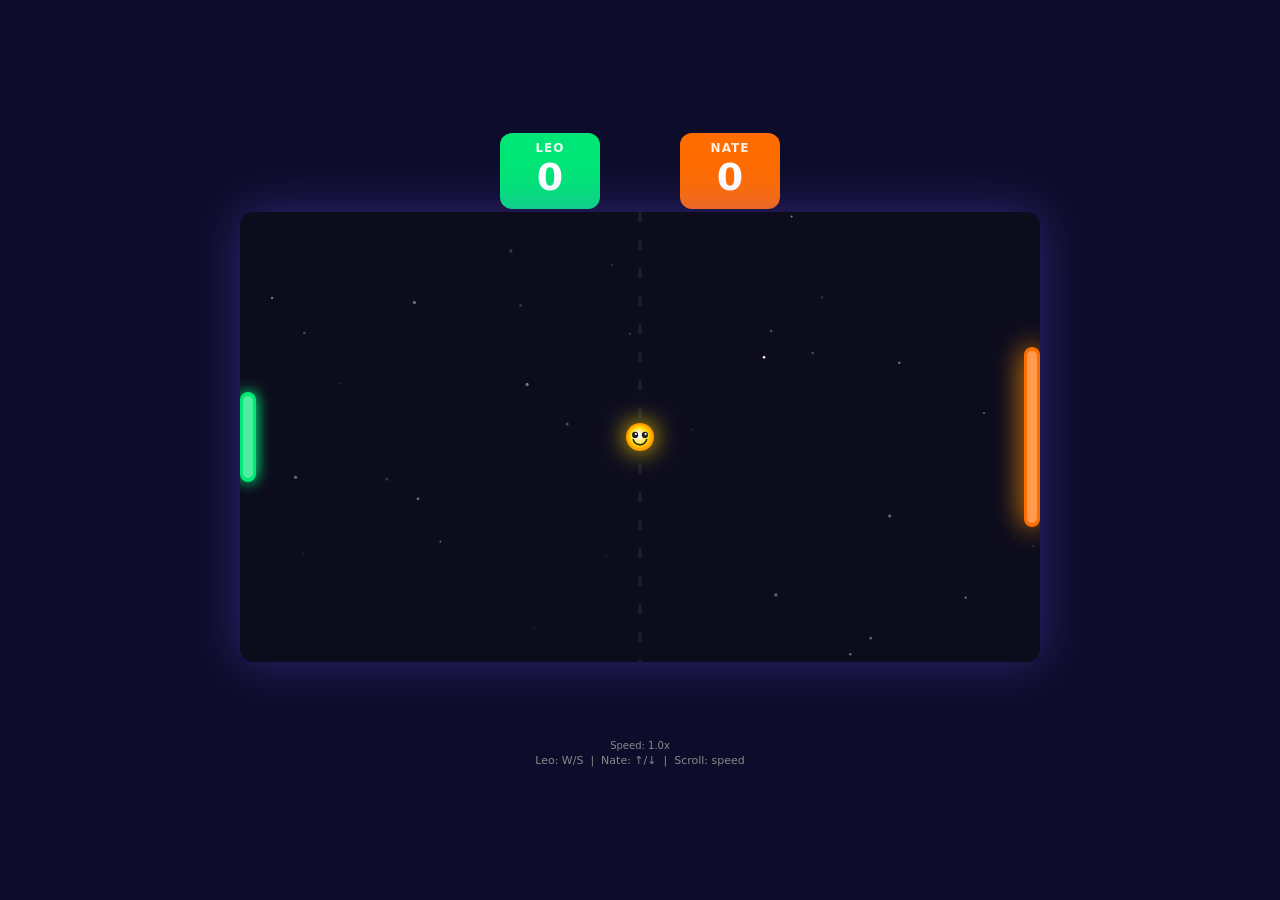
<file: pong/index.html>
<!DOCTYPE html>
<html lang="en">
<head>
<meta charset="UTF-8">
<meta name="viewport" content="width=device-width, initial-scale=1.0">
<title>PONG BLAST!</title>
<style>
  *{margin:0;padding:0;box-sizing:border-box}
  body{background:#0d0d2b;display:flex;justify-content:center;align-items:center;height:100vh;font-family:'Segoe UI',system-ui,sans-serif;overflow:hidden;user-select:none}
  #game-wrapper{display:flex;flex-direction:column;align-items:center;gap:3px}
  body.chaos #game-wrapper canvas{position:fixed;top:0;left:0;width:100vw;height:100vh;border-radius:0;z-index:1}
  body.chaos #scoreboard{position:fixed;top:10px;z-index:10}
  .ch-sc{position:fixed;top:10px;z-index:10;display:flex;gap:60px;color:#fff;font-size:24px;font-weight:700}
  .ch-sc .score-box{padding:6px 18px;border-radius:10px;min-width:80px}
  .ch-sc .score-num{font-size:32px}
  canvas{border-radius:14px;box-shadow:0 0 50px rgba(120,80,255,.35)}
  #scoreboard{display:flex;gap:80px;color:#fff;font-size:28px;font-weight:700}
  .score-box{text-align:center;padding:8px 22px;border-radius:12px;min-width:100px;transition:transform .2s}
  .score-left{background:#00e676}.score-right{background:#ff6d00}
  .score-bump{transform:scale(1.2)}
  .score-label{font-size:12px;opacity:.9;text-transform:uppercase;letter-spacing:1px}
  .score-num{font-size:38px;line-height:1.2}
  .key-hint{color:#888;font-size:11px}
  #chaos-indicator{font-size:15px;min-height:22px;text-align:center;color:#ff0;font-weight:700;text-shadow:0 0 10px #f00}
  #laser-indicator{font-size:16px;min-height:22px;text-align:center;color:#0ff;font-weight:700;text-shadow:0 0 10px #0ff}
  #powerup-indicator{font-size:15px;min-height:22px;text-align:center;color:#ffd700;font-weight:700}
  #speed-display{color:#888;font-size:10px}
</style>
</head>
<body>
<div id="game-wrapper">
  <div id="scoreboard">
    <div class="score-box score-left" id="score-box-left"><div class="score-label">Leo</div><div class="score-num" id="score-left">0</div></div>
    <div class="score-box score-right" id="score-box-right"><div class="score-label">Nate</div><div class="score-num" id="score-right">0</div></div>
  </div>
  <canvas id="game" width="800" height="450"></canvas>
  <div id="laser-indicator"></div>
  <div id="chaos-indicator"></div>
  <div id="powerup-indicator"></div>
  <div id="speed-display">Speed: 1.0x</div>
  <div class="key-hint">Leo: W/S &nbsp;|&nbsp; Nate: ↑/↓ &nbsp;|&nbsp; Scroll: speed</div>
</div>

<script>
const C=document.getElementById('game'),ctx=C.getContext('2d');
const [sl,sr]=['score-left','score-right'].map(id=>document.getElementById(id));
const [sbl,sbr]=['score-box-left','score-box-right'].map(id=>document.getElementById(id));
const sd=document.getElementById('speed-display'),pi=document.getElementById('powerup-indicator');
const ci=document.getElementById('chaos-indicator'),li=document.getElementById('laser-indicator');

const WIN=5,PW=16,LPH=90,RPH=180,PSP=6,BR=14,IBS=4.5,MBS=14,SI=.35;
const BOMB_R=40,LC='#00e676',NC='#ff6d00',LG='#00ff7b',NG='#ff9100';
const PI2=Math.PI*2,PU_R=45,WATER_R=35,PIN_R=28;
const PORTAL_R=30,GHOST_BR=7,WELL_R=50;

let ly,ry,bx,by,bdx,bdy,sls,srs,running=false,over=false,keys={};
let parts=[],conf=[],ftexts=[],trail=[],flash=0,shx=0,shy=0;
let smul=1,bombs=[],powerups=[],nb=0,npu=0,nsml=0,ntgt=null,lp=0,rp=0;
let mode=null,modeEnd=0,burnSide=null,water=null,burnStart=0;
let pins=[],bLastHit=null,revOn=false,puAct=null,puEnd=0,bfh=0;
let combo=0,lastScorer=null,streak=0,bgHue=240;
let lastLeftMiss=false,lastRightMiss=false;

// CHAOS MODE
let chaos=false,portals=[],ghostBalls=[],wobbleNext=0,ghostNext=0,portalCd=0;
let freezeSide=null,freezeEnd=0,bombVels=[];
const GRAV_X=400,GRAV_Y=225;

// LASER WAR
let lwOn=false,lwEnd=0,lLAim=.5,lRAim=.5,lBalloons=[],lwNext=0,lwLeftHits=0,lwRightHits=0;
let lwSparkL=0,lwSparkR=0;

const stars=Array.from({length:40},()=>({x:Math.random()*800,y:Math.random()*450,r:Math.random()*1.3+.4,ph:Math.random()*PI2,sp:Math.random()*.02+.005}));
const CC=['#ff0','#f0f','#0ff','#f00','#0f0','#00f','#ff8c00','#ff1493','#7fff00','#ffd700'];
const COMICS=['BAM!','POW!','ZAP!','WHACK!','BOOM!','KAPOW!'];
const PUTYPES=['big_ball','speed_boost','confetti_burst','tiny_ball','fireball','beachball','reverse','laser_war'];
const PU_ICONS={fireball:'🔥',beachball:'🏖️',reverse:'🔄',big_ball:'⬆',speed_boost:'⚡',confetti_burst:'🎉',tiny_ball:'🔹',laser_war:'🔫'};

function chaosSpd(){return chaos?2:1;}

function rball(d){
  bx=400;by=225;const s=IBS*smul*chaosSpd(),a=(Math.random()*.6-.3);
  bdx=d*s*Math.cos(a);bdy=s*Math.sin(a);trail=[];bfh=0;combo=0;
  ghostBalls=[];ghostNext=perf()+5000+Math.random()*5000;
}

function spawnPortals(){
  portals=[];const m=60;
  portals.push({x:m+Math.random()*300,y:m+Math.random()*(450-m*2),rot:0});
  portals.push({x:500-m+Math.random()*300,y:m+Math.random()*(450-m*2),rot:Math.PI});
}

function reset(){
  ly=225-LPH/2;ry=225-RPH/2;sls=0;srs=0;over=false;
  parts=[];conf=[];ftexts=[];trail=[];flash=0;shx=0;shy=0;
  bombs=[];powerups=[];bombVels=[];puAct=null;puEnd=0;mode=null;modeEnd=0;
  burnSide=null;water=null;burnStart=0;pins=[];bLastHit=null;revOn=false;
  combo=0;lastScorer=null;streak=0;bgHue=240;
  ghostBalls=[];portals=[];wobbleNext=perf()+1000;ghostNext=perf()+5000;portalCd=0;
  freezeSide=null;freezeEnd=0;
  lwOn=false;lwEnd=0;lLAim=.5;lRAim=.5;lBalloons=[];lwNext=0;lwLeftHits=0;lwRightHits=0;lwSparkL=0;lwSparkR=0;
  nb=perf()+3000;npu=perf()+4000;nsml=0;ntgt=null;lp=0;rp=0;bfh=0;
  ci.textContent='';li.textContent='';uscore();rball(Math.random()>.5?1:-1);
}
function uscore(){sl.textContent=sls;sr.textContent=srs;}
function perf(){return performance.now();}

function wallSparks(x,y){for(let i=0;i<8;i++)parts.push({x,y,vx:(Math.random()-.5)*4,vy:-Math.abs(Math.random()*4),life:1,decay:.04+.02*Math.random(),color:'#aaccff',size:2+Math.random()*3});}
function spawn(x,y,c,n,s){for(let i=0;i<n;i++)parts.push({x,y,vx:(Math.random()-.5)*s*2,vy:(Math.random()-.5)*s*2,life:1,decay:.012+.04*Math.random(),color:c,size:2+Math.random()*(c==='#ffd700'?9:6)});}
function sconf(x,y){for(let i=0;i<40;i++)conf.push({x,y,vx:(Math.random()-.5)*14,vy:-8-Math.random()*12,life:1,decay:.006+.02*Math.random(),color:CC[i%CC.length],w:6+Math.random()*12,h:5+Math.random()*10,rot:Math.random()*PI2,rv:(Math.random()-.5)*.2});}
function sft(x,y,t,c,size){ftexts.push({x,y,text:t,color:c,life:1,vy:-1.5,size:size||28});}
function strail(){trail.push({x:bx,y:by,hu:(perf()*.2)%360,life:1});if(trail.length>20)trail.shift();}

function spawnBomb(){bombs.push({x:80+Math.random()*640,y:60+Math.random()*330,b:perf(),p:0});bombVels.push({vx:(Math.random()-.5)*(chaos?2.5:0),vy:(Math.random()-.5)*(chaos?2.5:0)});}
function spawnWater(){water={x:100+Math.random()*600,y:60+Math.random()*330,vx:(Math.random()-.5)*5,vy:(Math.random()-.5)*5};}
function spawnPins(){pins=[];for(let i=0;i<4;i++)pins.push({x:100+Math.random()*550,y:50+Math.random()*350,r:PIN_R+Math.random()*15});}
function spawnGhostBall(x,y){const a=Math.random()*PI2,s=(IBS+2)*smul*chaosSpd();ghostBalls.push({x,y,dx:Math.cos(a)*s,dy:Math.sin(a)*s,born:perf(),lastHit:null});}

function spawnLaserBalloon(){
  const colors=['#ff6666','#66ff66','#6666ff','#ffcc00','#ff66ff','#66ffff'];
  lBalloons.push({x:80+Math.random()*640,y:430,vy:-1-Math.random()*2,r:16+Math.random()*8,color:colors[Math.floor(Math.random()*colors.length)]});
}

function spawnPowerups(count){for(let i=0;i<count;i++)powerups.push({x:80+Math.random()*640,y:-30-Math.random()*100,vy:(1+Math.random()*1.5)*(chaos&&!lwOn?1.5:1),type:PUTYPES[Math.floor(Math.random()*PUTYPES.length)],b:perf(),p:Math.random()*PI2});}

function actLaserWar(){
  lwOn=true;lwEnd=perf()+6000;lBalloons=[];lLAim=.5;lRAim=.5;lwNext=0;lwLeftHits=0;lwRightHits=0;lwSparkL=0;lwSparkR=0;
  mode='laserWar';modeEnd=lwEnd;
  li.textContent='🔫 LASER WAR! Aim & pop balloons!';
  sft(400,100,'LASER WAR!','#0ff',40);
  // Hide ball
  bx=-200;
}

function actPu(type){
  if(type==='laser_war'){actLaserWar();return;}
  puAct=type;puEnd=perf()+(chaos?3000:5000);bfh=1.5;
  const names={fireball:'🔥 FIREBALL!',beachball:'🏖️ BEACH BALL!',reverse:'🔄 REVERSE!',big_ball:'🟡 BIG BALL!',speed_boost:'⚡ ZOOM!',confetti_burst:'🎉 PARTY!',tiny_ball:'🔵 TINY BALL!'};
  if(type==='fireball'){mode='fireball';modeEnd=perf()+(chaos?8000:12000);burnSide=null;water=null;pi.textContent=names.fireball;}
  else if(type==='beachball'){mode='beachball';modeEnd=perf()+(chaos?8000:12000);pins=[];bLastHit=null;spawnPins();pi.textContent=names.beachball;}
  else if(type==='reverse'){revOn=true;pi.textContent=names.reverse;setTimeout(()=>{revOn=false;pi.textContent='';},chaos?3000:5000);}
  else pi.textContent=names[type]||'';
  sft(400,100,pi.textContent,'#ffd700',38);
}

function ballR(){
  if(mode==='beachball')return 32;
  if(puAct==='big_ball')return BR*2.5;
  if(puAct==='tiny_ball')return BR*.45;
  return BR;
}
function ballSpd(){const b=puAct==='speed_boost'?1.6:1;return b*chaosSpd();}

function predict(){
  if(bdx<=0||over||!running)return null;
  let x=bx,y=by,dy=bdy;
  while(x<800-PW){x+=bdx;y+=dy;if(y-BR<=0){y=BR;dy=Math.abs(dy);}if(y+BR>=450){y=450-BR;dy=-Math.abs(dy);}if(x>=800-PW)return y;}
  return y;
}

// === Laser war helpers ===
function laserLineCast(ox,oy,angle,px,py,pr){
  // Ray from (ox,oy) in direction angle. Check circle at (px,py) radius pr.
  const dx=Math.cos(angle),dy=Math.sin(angle);
  const fx=px-ox,fy=py-oy;
  const a=dx*dx+dy*dy,b=2*(fx*dx+fy*dy),c=fx*fx+fy*fy-pr*pr;
  const disc=b*b-4*a*c;
  if(disc<0)return -1;
  const t=(-b-Math.sqrt(disc))/(2*a);
  if(t>0&&t<900)return t;
  const t2=(-b+Math.sqrt(disc))/(2*a);
  if(t2>0&&t2<900)return t2;
  return -1;
}

// === DRAW ===
function stars_draw(){for(const s of stars){s.ph+=s.sp;ctx.globalAlpha=.15+Math.sin(s.ph)*.3;ctx.fillStyle='#fff';ctx.beginPath();ctx.arc(s.x,s.y,s.r,0,PI2);ctx.fill();}ctx.globalAlpha=1;}
function trail_draw(){
  for(let i=0;i<trail.length;i++){const t=trail[i];t.life-=.025;if(t.life<=0)continue;
    ctx.globalAlpha=t.life*.55;
    ctx.fillStyle=mode==='fireball'?`hsl(${15+Math.random()*25},100%,${45+Math.random()*35}%)`:chaos?`hsl(${(perf()*.15)%360},100%,60%)`:`hsl(${t.hu},100%,60%)`;
    ctx.beginPath();ctx.arc(t.x,t.y,ballR()*.65*t.life,0,PI2);ctx.fill();}
  trail=trail.filter(t=>t.life>0);ctx.globalAlpha=1;
}
function portal_draw(){
  for(const p of portals){
    p.rot+=.03;const grd=ctx.createRadialGradient(p.x,p.y,PORTAL_R*.3,p.x,p.y,PORTAL_R);
    grd.addColorStop(0,'rgba(150,0,255,.8)');grd.addColorStop(.5,'rgba(100,0,200,.4)');grd.addColorStop(1,'rgba(50,0,150,0)');
    ctx.fillStyle=grd;ctx.beginPath();ctx.arc(p.x,p.y,PORTAL_R,0,PI2);ctx.fill();
    ctx.strokeStyle='rgba(200,100,255,.6)';ctx.lineWidth=4;ctx.setLineDash([8,6]);ctx.lineDashOffset=-p.rot*20;
    ctx.beginPath();ctx.arc(p.x,p.y,PORTAL_R,0,PI2);ctx.stroke();ctx.setLineDash([]);
    ctx.strokeStyle='rgba(255,255,255,.3)';ctx.lineWidth=2;
    for(let i=0;i<3;i++){ctx.beginPath();ctx.arc(p.x,p.y,PORTAL_R*(.3+i*.25),p.rot+i,p.rot+i+3.5);ctx.stroke();}
    ctx.fillStyle='#fff';ctx.font='24px sans-serif';ctx.textAlign='center';ctx.textBaseline='middle';ctx.fillText('🌀',p.x,p.y);
  }
}
function gravity_draw(){
  if(!chaos)return;const pulse=1+Math.sin(perf()*.003)*.15;
  const grd=ctx.createRadialGradient(GRAV_X,GRAV_Y,WELL_R*.2,GRAV_X,GRAV_Y,WELL_R*pulse);
  grd.addColorStop(0,'rgba(0,0,0,.7)');grd.addColorStop(.6,'rgba(30,0,60,.3)');grd.addColorStop(1,'rgba(0,0,0,0)');
  ctx.fillStyle=grd;ctx.beginPath();ctx.arc(GRAV_X,GRAV_Y,WELL_R*pulse,0,PI2);ctx.fill();
  ctx.strokeStyle='rgba(100,0,200,.4)';ctx.lineWidth=2;
  ctx.beginPath();ctx.ellipse(GRAV_X,GRAV_Y,WELL_R*.8,WELL_R*.25,perf()*.002,0,PI2);ctx.stroke();
  ctx.beginPath();ctx.ellipse(GRAV_X,GRAV_Y,WELL_R*.5,WELL_R*.15,-perf()*.003,0,PI2);ctx.stroke();
  ctx.fillStyle='#fff';ctx.font='28px sans-serif';ctx.textAlign='center';ctx.textBaseline='middle';ctx.fillText('⚫',GRAV_X,GRAV_Y);
}
function ghost_draw(){
  for(const g of ghostBalls){
    if(perf()-g.born>5000)continue;
    ctx.globalAlpha=.4+Math.sin(perf()*.01)*.15;ctx.fillStyle='#fff';ctx.shadowColor='#aaf';ctx.shadowBlur=15;
    ctx.beginPath();ctx.arc(g.x,g.y,GHOST_BR,0,PI2);ctx.fill();ctx.shadowBlur=0;
    if(Math.floor(perf()/100)%2===0){ctx.strokeStyle='rgba(150,200,255,.5)';ctx.lineWidth=1.5;ctx.beginPath();ctx.arc(g.x,g.y,GHOST_BR+3,0,PI2);ctx.stroke();}
  }ctx.globalAlpha=1;
}
function paddle_draw(x,y,h,c,g,pulse,warnGlow,extraGlow){
  const ph=h+pulse,py=y-pulse/2;
  ctx.shadowColor=g;ctx.shadowBlur=extraGlow?35:warnGlow?28+Math.abs(pulse)*.5:15+Math.abs(pulse)*.5;
  ctx.fillStyle=c;ctx.beginPath();ctx.roundRect(x,Math.max(0,py),PW,Math.min(450,ph),8);ctx.fill();
  ctx.fillStyle='rgba(255,255,255,.3)';ctx.beginPath();ctx.roundRect(x+3,Math.max(0,py)+4,PW-6,Math.min(450,ph)-8,6);ctx.fill();ctx.shadowBlur=0;
  if((burnSide==='left'&&x===0)||(burnSide==='right'&&x===800-PW)){
    ctx.globalAlpha=.4+Math.sin(perf()*.02)*.25;ctx.fillStyle='#ff4500';ctx.beginPath();ctx.roundRect(x,Math.max(0,py),PW,Math.min(450,ph),8);ctx.fill();
    for(let i=0;i<8;i++){const fx=x+(Math.random()-.5)*PW*5,fy=py+Math.random()*ph,fr=4+Math.random()*14;ctx.fillStyle=`rgba(255,${60+Math.random()*140},0,.8)`;ctx.beginPath();ctx.arc(fx,fy,fr,0,PI2);ctx.fill();
      parts.push({x:fx,y:fy,vx:(Math.random()-.5)*3,vy:-Math.random()*4-1,life:1,decay:.03+.04*Math.random(),color:`hsl(${10+Math.random()*20},100%,${50+Math.random()*40}%)`,size:2+Math.random()*5});}
    ctx.globalAlpha=1;
  }
}
function laser_draw(){
  if(!lwOn)return;
  // Left laser
  const lA=((lLAim-.5)*Math.PI/2);
  let lx=PW,lyC=ly+LPH/2;
  ctx.save();ctx.globalAlpha=.7;
  const lg=ctx.createLinearGradient(lx,lyC,lx+800,lyC+Math.sin(lA)*800);
  lg.addColorStop(0,'rgba(0,255,255,.9)');lg.addColorStop(.5,'rgba(0,255,255,.3)');lg.addColorStop(1,'rgba(0,255,255,0)');
  ctx.strokeStyle=lg;ctx.lineWidth=4;ctx.shadowColor='#0ff';ctx.shadowBlur=15;
  ctx.beginPath();ctx.moveTo(lx,lyC);ctx.lineTo(lx+900*Math.cos(lA),lyC+900*Math.sin(lA));ctx.stroke();
  ctx.shadowBlur=0;ctx.restore();
  // Right laser
  const rA=Math.PI-((lRAim-.5)*Math.PI/2);
  let rx=800-PW,ryC=ry+RPH/2;
  ctx.save();ctx.globalAlpha=.7;
  const rg=ctx.createLinearGradient(rx,ryC,rx-800,ryC+Math.sin(rA)*-800);
  rg.addColorStop(0,'rgba(255,50,255,.9)');rg.addColorStop(.5,'rgba(255,50,255,.3)');rg.addColorStop(1,'rgba(255,50,255,0)');
  ctx.strokeStyle=rg;ctx.lineWidth=4;ctx.shadowColor='#f5f';ctx.shadowBlur=15;
  ctx.beginPath();ctx.moveTo(rx,ryC);ctx.lineTo(rx+900*Math.cos(rA),ryC+900*Math.sin(rA));ctx.stroke();
  ctx.shadowBlur=0;ctx.restore();
}
function balloons_draw(){
  for(const b of lBalloons){
    const s=1+Math.sin(perf()*.008+b.x*.01)*.05;
    ctx.save();ctx.translate(b.x,b.y);ctx.scale(s,s);
    ctx.fillStyle=b.color;ctx.shadowColor=b.color;ctx.shadowBlur=8;
    ctx.beginPath();ctx.arc(0,0,b.r,0,PI2);ctx.fill();ctx.shadowBlur=0;
    ctx.fillStyle='rgba(255,255,255,.4)';ctx.beginPath();ctx.arc(-b.r*.2,-b.r*.3,b.r*.2,0,PI2);ctx.fill();
    ctx.strokeStyle='#888';ctx.lineWidth=1;ctx.beginPath();ctx.moveTo(0,b.r);ctx.quadraticCurveTo(-3,b.r+12,2,b.r+18);ctx.stroke();
    ctx.restore();
  }
}
function ball_draw(){
  if(lwOn)return;
  const r=ballR();
  if(mode==='beachball'){
    const stripes=['#ff0000','#ffff00','#0088ff','#ffffff','#ff8800','#ff00ff'];
    for(let i=0;i<6;i++){ctx.fillStyle=stripes[i];ctx.beginPath();ctx.moveTo(bx,by);ctx.arc(bx,by,r,i*Math.PI/3-Math.PI/6,(i+1)*Math.PI/3-Math.PI/6);ctx.closePath();ctx.fill();}
    ctx.strokeStyle='#333';ctx.lineWidth=2;ctx.beginPath();ctx.arc(bx,by,r,0,PI2);ctx.stroke();
    ctx.fillStyle='#fff';ctx.beginPath();ctx.arc(bx-3,by-3,r*.15,0,PI2);ctx.fill();
  }else if(mode==='fireball'){
    const g=ctx.createRadialGradient(bx-2,by-2,r*.1,bx,by,r);
    g.addColorStop(0,'#ffff00');g.addColorStop(.4,'#ff6600');g.addColorStop(1,'#ff0000');
    ctx.shadowColor='#ff4400';ctx.shadowBlur=35;ctx.fillStyle=g;
    ctx.beginPath();ctx.arc(bx,by,r,0,PI2);ctx.fill();ctx.shadowBlur=0;
    if(r>=BR*.5){ctx.save();ctx.translate(bx,by);ball_face(r);ctx.restore();}
    for(let i=0;i<3;i++){const a=Math.random()*PI2,d=r+Math.random()*8;spawn(bx+Math.cos(a)*d,by+Math.sin(a)*d,'#ff6600',1,2);}
  }else{
    const hue=chaos?(perf()*.3)%360:40;
    const g=ctx.createRadialGradient(bx-2,by-2,r*.15,bx,by,r);
    g.addColorStop(0,'#ffffff');g.addColorStop(.6,chaos?`hsl(${hue},100%,60%)`:'#ffd700');g.addColorStop(1,chaos?`hsl(${(hue+30)%360},100%,40%)`:'#ff8c00');
    ctx.shadowColor=chaos?`hsl(${hue},100%,60%)`:'#ffd700';ctx.shadowBlur=24;ctx.fillStyle=g;
    ctx.beginPath();ctx.arc(bx,by,r,0,PI2);ctx.fill();ctx.shadowBlur=0;
    if(r>=BR*.5){ctx.save();ctx.translate(bx,by);ball_face(r);ctx.restore();}
    if(puAct){const a=(puEnd-perf())/(chaos?3000:5000);ctx.strokeStyle=`rgba(255,255,255,${Math.min(1,a)*.5})`;ctx.lineWidth=3;ctx.setLineDash([5,5]);ctx.lineDashOffset=-perf()*.1;ctx.beginPath();ctx.arc(bx,by,r+6,0,PI2);ctx.stroke();ctx.setLineDash([]);}
  }
}
function ball_face(r){const eR=r*.22,eY=-r*.15;ctx.fillStyle='#222';ctx.beginPath();ctx.arc(-r*.35,eY,eR,0,PI2);ctx.fill();ctx.beginPath();ctx.arc(r*.35,eY,eR,0,PI2);ctx.fill();ctx.fillStyle='#fff';ctx.beginPath();ctx.arc(-r*.3,eY-eR*.3,eR*.35,0,PI2);ctx.fill();ctx.beginPath();ctx.arc(r*.4,eY-eR*.3,eR*.35,0,PI2);ctx.fill();ctx.strokeStyle='#222';ctx.lineWidth=bfh>0?2:1.5;ctx.beginPath();ctx.arc(0,r*.05,r*.5,.2,Math.PI-.2);ctx.stroke();}
function bombs_draw(){
  for(let i=0;i<bombs.length;i++){const b=bombs[i],a=perf()-b.b,l=1-a/5000;b.p+=.08;if(l<.3&&Math.floor(perf()/150)%2===0)continue;const s=1+Math.sin(b.p)*.12,r=BOMB_R*s;
    ctx.shadowColor='#ff1744';ctx.shadowBlur=30;ctx.fillStyle='#1a1a1a';
    ctx.beginPath();ctx.arc(b.x,b.y,r,0,PI2);ctx.fill();ctx.strokeStyle='#444';ctx.lineWidth=3;ctx.stroke();ctx.shadowBlur=0;
    ctx.fillStyle='#ff5252';ctx.beginPath();ctx.arc(b.x-r*.35,b.y-r*.1,r*.2,0,PI2);ctx.fill();ctx.beginPath();ctx.arc(b.x+r*.35,b.y-r*.1,r*.2,0,PI2);ctx.fill();
    ctx.strokeStyle='#ff5252';ctx.lineWidth=2.5;ctx.beginPath();ctx.arc(b.x,b.y+r*.4,r*.25,0,Math.PI);ctx.stroke();
    ctx.strokeStyle='#8d6e63';ctx.lineWidth=3;ctx.beginPath();ctx.moveTo(b.x+r*.5,b.y-r*.5);ctx.quadraticCurveTo(b.x+r*.8,b.y-r*.9,b.x+r*.9,b.y-r*.8);ctx.stroke();
    ctx.fillStyle=`hsl(${Math.random()*40+15},100%,${Math.random()*30+50}%)`;ctx.beginPath();ctx.arc(b.x+r*.9,b.y-r*.8,3+Math.random()*5,0,PI2);ctx.fill();}
}
function pus_draw(){
  for(const p of powerups){p.p+=.06;const s=1+Math.sin(p.p)*.2,r=PU_R*s;
    ctx.shadowColor='#ffd700';ctx.shadowBlur=30;ctx.fillStyle='#ffd700';
    ctx.beginPath();for(let i=0;i<5;i++){const a=(i*PI2)/5-Math.PI/2,ox=p.x+Math.cos(a)*r,oy=p.y+Math.sin(a)*r,ia=a+Math.PI/5,ix=p.x+Math.cos(ia)*r*.45,iy=p.y+Math.sin(ia)*r*.45;i===0?ctx.moveTo(ox,oy):ctx.lineTo(ox,oy);ctx.lineTo(ix,iy);}ctx.closePath();ctx.fill();ctx.shadowBlur=0;
    ctx.fillStyle='#fff';ctx.font='18px sans-serif';ctx.textAlign='center';ctx.textBaseline='middle';ctx.fillText(PU_ICONS[p.type]||'⭐',p.x,p.y+1);}
}
function water_draw(){
  if(!water)return;const pulse=1+Math.sin(perf()*.01)*.2;
  ctx.shadowColor='#00bfff';ctx.shadowBlur=25;
  const g=ctx.createRadialGradient(water.x-3,water.y-3,5,water.x,water.y,WATER_R*pulse);
  g.addColorStop(0,'#ffffff');g.addColorStop(.5,'#00bfff');g.addColorStop(1,'#0055aa');
  ctx.fillStyle=g;ctx.beginPath();ctx.arc(water.x,water.y,WATER_R*pulse,0,PI2);ctx.fill();ctx.shadowBlur=0;
  ctx.fillStyle='#fff';ctx.font='28px sans-serif';ctx.textAlign='center';ctx.textBaseline='middle';ctx.fillText('💧',water.x,water.y);
}
function pins_draw(){for(const p of pins){ctx.fillStyle='#aaa';ctx.strokeStyle='#888';ctx.lineWidth=3;ctx.beginPath();ctx.moveTo(p.x,p.y-p.r);ctx.lineTo(p.x+p.r*.4,p.y+p.r*.35);ctx.lineTo(p.x-p.r*.4,p.y+p.r*.35);ctx.closePath();ctx.fill();ctx.stroke();ctx.fillStyle='#eee';ctx.beginPath();ctx.arc(p.x,p.y-p.r*.7,p.r*.3,0,PI2);ctx.fill();}}
function guide_draw(t){
  if(t===null||chaos)return;const zh=RPH,zt=Math.max(0,Math.min(450-zh,t-zh/2)),zx=800-PW-8;
  const p=Math.sin(perf()*.005)*.2+.4;ctx.globalAlpha=p;
  const g=ctx.createLinearGradient(zx,0,800,0);g.addColorStop(0,'rgba(255,109,0,0)');g.addColorStop(1,'rgba(255,109,0,.5)');
  ctx.fillStyle=g;ctx.fillRect(zx,zt,PW+30,zh);
  ctx.strokeStyle=`rgba(255,200,100,${p+.2})`;ctx.lineWidth=3;ctx.setLineDash([6,4]);
  ctx.beginPath();ctx.roundRect(zx+2,zt+2,PW+26,zh-4,8);ctx.stroke();ctx.setLineDash([]);
  const pc=ry+RPH/2;if(Math.abs(pc-t)>20){ctx.fillStyle='#ffd700';ctx.font='24px sans-serif';ctx.textAlign='center';ctx.fillText(pc>t?'▲':'▼',zx+18,pc>t?zt-10:zt+zh+22);}
  ctx.globalAlpha=1;
}
function nsml_draw(){if(nsml<=0)return;ctx.globalAlpha=Math.min(1,nsml);ctx.font='44px sans-serif';ctx.textAlign='center';ctx.fillText('😊',800-PW-16,Math.max(26,ry-30));ctx.globalAlpha=1;}
function conf_draw(){for(let i=conf.length-1;i>=0;i--){const c=conf[i];c.x+=c.vx;c.y+=c.vy;c.vy+=.15;c.life-=c.decay;c.rot+=c.rv;if(c.life<=0){conf.splice(i,1);continue;}ctx.save();ctx.globalAlpha=c.life;ctx.translate(c.x,c.y);ctx.rotate(c.rot);ctx.fillStyle=c.color;ctx.fillRect(-c.w/2,-c.h/2,c.w,c.h);ctx.restore();}}
function ft_draw(){for(let i=ftexts.length-1;i>=0;i--){const t=ftexts[i];t.y+=t.vy;t.life-=.015;if(t.life<=0){ftexts.splice(i,1);continue;}ctx.globalAlpha=t.life;ctx.fillStyle=t.color;ctx.font=`bold ${t.size}px sans-serif`;ctx.textAlign='center';ctx.fillText(t.text,t.x,t.y);}ctx.globalAlpha=1;}
function fire_overlay(){if(!burnSide)return;const a=.18+Math.sin(perf()*.01)*.06;const g=ctx.createLinearGradient(burnSide==='left'?0:600,0,burnSide==='left'?200:800,0);g.addColorStop(0,`rgba(255,50,0,${burnSide==='left'?a:0})`);g.addColorStop(1,`rgba(255,50,0,${burnSide==='right'?a:0})`);ctx.fillStyle=g;ctx.fillRect(burnSide==='left'?0:600,0,200,450);}

// === UPDATE ===
function applyChaosBall(now){
  if(!chaos)return;
  // Gravity well
  const gdx=GRAV_X-bx,gdy=GRAV_Y-by,gdist=Math.sqrt(gdx*gdx+gdy*gdy);
  if(gdist>WELL_R*.5&&gdist<WELL_R*2.5){const f=.04/(gdist*.01);bdx+=gdx/gdist*f;bdy+=gdy/gdist*f;if(Math.random()<.15)parts.push({x:bx,y:by,vx:gdx/gdist*-2,vy:gdy/gdist*-2,life:1,decay:.04,color:'#6600cc',size:1+Math.random()*3});}
  // Wobble
  if(now>=wobbleNext){bdx+=(Math.random()-.5)*1.2;bdy+=(Math.random()-.5)*1.2;wobbleNext=now+800+Math.random()*1200;if(Math.random()<.3)spawn(bx,by,'#ff00ff',5,3);}
  // Portals
  if(portals.length===2&&now>portalCd){for(let i=0;i<2;i++){const p=portals[i],dx=bx-p.x,dy=by-p.y;if(Math.sqrt(dx*dx+dy*dy)<PORTAL_R+ballR()){const dest=portals[1-i];bx=dest.x;by=dest.y;const a=Math.random()*PI2,sp=Math.sqrt(bdx*bdx+bdy*bdy);bdx=Math.cos(a)*sp;bdy=Math.sin(a)*sp;spawn(p.x,p.y,'#aa00ff',20,6);spawn(dest.x,dest.y,'#aa00ff',20,6);sft(bx,by,'🌀 TELEPORT!','#aa00ff',32);portalCd=now+800;flash=.6;break;}}}
}

function updLaserWar(now){
  if(!lwOn)return;
  // Laser aim controls
  if(keys['w']||keys['W']){lLAim=Math.max(0,lLAim-.04);}
  if(keys['s']||keys['S']){lLAim=Math.min(1,lLAim+.04);}
  if(keys['ArrowUp']){lRAim=Math.max(0,lRAim-.04);}
  if(keys['ArrowDown']){lRAim=Math.min(1,lRAim+.04);}

  // Decay spark
  if(lwSparkL>0)lwSparkL-=.02;if(lwSparkR>0)lwSparkR-=.02;

  // Balloon spawn
  if(now>=lwNext&&lBalloons.length<8){spawnLaserBalloon();lwNext=now+600+Math.random()*400;}

  // Balloon movement
  for(let i=lBalloons.length-1;i>=0;i--){const b=lBalloons[i];b.y+=b.vy;if(b.y<-50){lBalloons.splice(i,1);continue;}}

  // Laser-beam balloon hits
  const lA=((lLAim-.5)*Math.PI/2),lx=PW,lyC=ly+LPH/2;
  const rA=Math.PI-((lRAim-.5)*Math.PI/2),rx=800-PW,ryC=ry+RPH/2;
  for(let i=lBalloons.length-1;i>=0;i--){
    const b=lBalloons[i];
    if(laserLineCast(lx,lyC,lA,b.x,b.y,b.r)>0){
      lBalloons.splice(i,1);lwLeftHits++;spawn(b.x,b.y,b.color,15,5);spawn(b.x,b.y,'#fff',10,3);sft(b.x,b.y,'POP!','#ff0',22);continue;
    }
    if(laserLineCast(rx,ryC,rA,b.x,b.y,b.r)>0){
      lBalloons.splice(i,1);lwRightHits++;spawn(b.x,b.y,b.color,15,5);spawn(b.x,b.y,'#fff',10,3);sft(b.x,b.y,'POP!','#ff0',22);continue;
    }
  }

  // Laser hits opponent paddle
  // Left laser hits right paddle
  if(laserLineCast(lx,lyC,lA,800-PW/2,ry+RPH/2,RPH/2)>0){lwSparkR=1;spawn(800-PW,ry+Math.random()*RPH,'#ff0',8,4);}
  // Right laser hits left paddle
  if(laserLineCast(rx,ryC,rA,PW/2,ly+LPH/2,LPH/2)>0){lwSparkL=1;spawn(PW,ly+Math.random()*LPH,'#ff0',8,4);}

  // Timer and score display
  const left=Math.ceil((lwEnd-now)/1000);
  li.textContent=`🔫 LASER WAR! ${left}s | Pop: L ${lwLeftHits} / R ${lwRightHits}`;

  // End
  if(now>=lwEnd){
    sls+=lwLeftHits;srs+=lwRightHits;uscore();
    lwOn=false;li.textContent='';
    if(lwLeftHits>0||lwRightHits>0){sconf(400,225);sft(400,200,'LASER WAR OVER!','#0ff',36);}
    mode=null;modeEnd=0;
    if(sls>=WIN||srs>=WIN){over=true;running=false;finish();}else rball(Math.random()>.5?1:-1);
  }
}

function upd(now){
  if(!running||over)return;

  // Laser war handles itself
  if(lwOn){updLaserWar(now);return;}

  // Chaos quake
  if(chaos){shx=(Math.random()-.5)*1;shy=(Math.random()-.5)*1;}

  // Paddles
  const cspd=PSP*(chaos?1.3:1);
  let lUp=keys['w']||keys['W'],lDn=keys['s']||keys['S'],rUp=keys['ArrowUp'],rDn=keys['ArrowDown'];
  if(revOn){[lUp,lDn]=[lDn,lUp];[rUp,rDn]=[rDn,rUp];}
  // Freeze check
  const lFrz=freezeSide==='left'&&now<freezeEnd,rFrz=freezeSide==='right'&&now<freezeEnd;
  if(lUp&&!lFrz)ly=Math.max(0,ly-cspd);if(lDn&&!lFrz)ly=Math.min(450-LPH,ly+cspd);
  if(rUp&&!rFrz)ry=Math.max(0,ry-cspd);if(rDn&&!rFrz)ry=Math.min(450-RPH,ry+cspd);

  // Chaos freeze event
  if(chaos&&!freezeSide&&Math.random()<.0008){freezeSide=Math.random()<.5?'left':'right';freezeEnd=now+800;sft(freezeSide==='left'?100:700,225,'🧊 FREEZE!','#88ccff',30);}
  if(freezeSide&&now>=freezeEnd){freezeSide=null;freezeEnd=0;}

  if(nsml>0)nsml-=.018;if(lp!==0)lp*=.85;if(rp!==0)rp*=.85;if(bfh>0)bfh-=.01;
  if(puAct&&now>puEnd){puAct=null;pi.textContent=mode?pi.textContent:'';}
  if(chaos&&portals.length===0)spawnPortals();
  if(chaos&&portals.length&&Math.random()<.005){portals.forEach(p=>{p.x+=(Math.random()-.5)*20;p.y+=(Math.random()-.5)*20;p.x=Math.max(60,Math.min(740,p.x));p.y=Math.max(60,Math.min(390,p.y));});}
  if(mode&&now>modeEnd){
    if(mode==='fireball'&&burnSide)sideFire(burnSide);
    mode=null;burnSide=null;water=null;pins=[];bLastHit=null;
    if(!puAct)pi.textContent='';
  }
  if(mode){const s=Math.ceil((modeEnd-now)/1000);pi.textContent=(mode==='fireball'?'🔥 FIREBALL! ':'🏖️ BEACH BALL! ')+s+'s';}
  if(revOn){const t=Math.ceil((puEnd-now)/1000);if(t>0)pi.textContent='🔄 REVERSE! '+t+'s';}
  if(!chaos){if(shx!==0){shx*=-.7;if(Math.abs(shx)<.5)shx=0;}if(shy!==0){shy*=-.7;if(Math.abs(shy)<.5)shy=0;}}
  bgHue=240+Math.sin(now*.0005)*15+(sls+srs)*3+(chaos?40:0);
  ntgt=predict();
  if(mode==='fireball'&&burnSide&&now-burnStart>7000)sideFire(burnSide);
  if(water){water.x+=water.vx;water.y+=water.vy;if(water.x<20||water.x>780)water.vx*=-1;if(water.y<20||water.y>430)water.vy*=-1;}

  const sm=ballSpd();bx+=bdx*sm;by+=bdy*sm;strail();const br=ballR();
  applyChaosBall(now);

  // Ghosts
  if(chaos&&now>=ghostNext){spawnGhostBall(bx,by);ghostNext=now+12000+Math.random()*6000;}
  for(let i=ghostBalls.length-1;i>=0;i--){
    const g=ghostBalls[i];g.x+=g.dx;g.y+=g.dy;
    if(chaos){const gdx=GRAV_X-g.x,gdy=GRAV_Y-g.y,gdist=Math.sqrt(gdx*gdx+gdy*gdy);if(gdist>10&&gdist<WELL_R*2){const f=.06/(gdist*.01);g.dx+=gdx/gdist*f;g.dy+=gdy/gdist*f;}}
    if(g.y-GHOST_BR<=0){g.y=GHOST_BR;g.dy=Math.abs(g.dy);}if(g.y+GHOST_BR>=450){g.y=450-GHOST_BR;g.dy=-Math.abs(g.dy);}
    if(g.x-GHOST_BR<=PW&&g.y>=ly&&g.y<=ly+LPH&&g.dx<0){g.x=PW+GHOST_BR;g.dx=Math.abs(g.dx);g.lastHit='left';spawn(g.x+GHOST_BR,g.y,'#aaccff',6,3);}
    if(g.x+GHOST_BR>=800-PW&&g.y>=ry&&g.y<=ry+RPH&&g.dx>0){g.x=800-PW-GHOST_BR;g.dx=-Math.abs(g.dx);g.lastHit='right';spawn(g.x-GHOST_BR,g.y,'#aaccff',6,3);}
    if(g.x<-20){srs++;uscore();score('right');ghostBalls.splice(i,1);continue;}
    if(g.x>820){sls++;uscore();score('left');ghostBalls.splice(i,1);continue;}
    if(now-g.born>5000){ghostBalls.splice(i,1);}
  }

  // Wall bounce
  if(by-br<=0){by=br;bdy=Math.abs(bdy);wallSparks(bx,0);spawn(bx,4,'#aaccff',6,3);}
  if(by+br>=450){by=450-br;bdy=-Math.abs(bdy);wallSparks(bx,450);spawn(bx,446,'#aaccff',6,3);}

  // Beach ball
  if(mode==='beachball'){
    if(bx-br<=0){bx=br;bdx=Math.abs(bdx);bLastHit='right';spawn(bx+br,by,'#fff',10,5);}
    if(bx+br>=800){bx=800-br;bdx=-Math.abs(bdx);bLastHit='left';spawn(bx-br,by,'#fff',10,5);}
    for(let i=pins.length-1;i>=0;i--){const p=pins[i],dx=bx-p.x,dy=by-p.y;if(Math.sqrt(dx*dx+dy*dy)<br+p.r){spawn(bx,by,'#fff',50,14);spawn(bx,by,'#ff0',35,10);spawn(bx,by,'#f0f',25,10);sconf(bx,by);sft(bx,by-30,'💥 POP!','#ff0',40);flash=2;shx=8;shy=8;if(bLastHit==='left'){sls++;sbl.classList.add('score-bump');setTimeout(()=>sbl.classList.remove('score-bump'),300);score('left');}else if(bLastHit==='right'){srs++;sbr.classList.add('score-bump');setTimeout(()=>sbr.classList.remove('score-bump'),300);score('right');}else sft(400,200,'POP!','#fff',30);pins.splice(i,1);if(pins.length===0)spawnPins();uscore();combo=0;if(sls>=WIN||srs>=WIN){over=true;running=false;finish();}else rball(Math.random()>.5?1:-1);break;}}
  }

  // Bouncing bombs
  for(let i=0;i<bombs.length;i++){
    if(bombVels[i]&&chaos){bombs[i].x+=bombVels[i].vx;bombs[i].y+=bombVels[i].vy;
      if(bombs[i].x-BOMB_R<0||bombs[i].x+BOMB_R>800)bombVels[i].vx*=-1;
      if(bombs[i].y-BOMB_R<0||bombs[i].y+BOMB_R>450)bombVels[i].vy*=-1;
      bombs[i].x=Math.max(BOMB_R,Math.min(800-BOMB_R,bombs[i].x));bombs[i].y=Math.max(BOMB_R,Math.min(450-BOMB_R,bombs[i].y));
    }
  }

  // Bomb spawn
  if(bombs.length===0&&!puAct&&!mode&&now>=nb&&powerups.length===0){const n=chaos?(Math.random()<.4?1:2):(Math.random()<.25?1:Math.random()<.5?3:Math.random()<.75?6:10);for(let i=0;i<n;i++)spawnBomb();nb=now+(chaos?4000:4000)+Math.random()*(chaos?4000:4000);}
  // Powerup spawn
  if(powerups.length===0&&!mode&&bombs.length===0&&!puAct&&now>=npu){const n=chaos?(Math.random()<.4?1:2):(Math.random()<.2?1:Math.random()<.5?3:Math.random()<.8?6:10);spawnPowerups(n);npu=now+(chaos?4000:5000)+Math.random()*(chaos?3000:3000);}

  for(let i=powerups.length-1;i>=0;i--){powerups[i].y+=powerups[i].vy;if(powerups[i].y>490)powerups.splice(i,1);}
  for(let i=powerups.length-1;i>=0;i--){const p=powerups[i],dx=bx-p.x,dy=by-p.y;if(Math.sqrt(dx*dx+dy*dy)<br+PU_R){actPu(p.type);spawn(p.x,p.y,'#ffd700',35,8);if(p.type==='confetti_burst'){sconf(400,225);sft(400,180,'🎊','#ff69b4',42);}powerups.splice(i,1);}}
  if(mode==='fireball'&&burnSide&&water){const pY=burnSide==='left'?ly:ry,pH=burnSide==='left'?LPH:RPH,pX=burnSide==='left'?0:800-PW;if(water.x>pX-25&&water.x<pX+PW+25&&water.y>pY&&water.y<pY+pH){spawn(water.x,water.y,'#00bfff',30,7);spawn(water.x,water.y,'#fff',20,5);sft(water.x,water.y,'💦 SAVED!','#00bfff',32);burnSide=null;water=null;}}

  // Bomb collisions
  for(let i=bombs.length-1;i>=0;i--){const b=bombs[i],dx=bx-b.x,dy=by-b.y;if(Math.sqrt(dx*dx+dy*dy)<br+BOMB_R){const towardRight=bdx>0,sp=(IBS+4)*smul*chaosSpd(),a=(Math.random()*.6-.3);bdx=towardRight?-sp*Math.cos(a):sp*Math.cos(a);bdy=sp*Math.sin(a);const pa=Math.atan2(dy,dx);bx=b.x+Math.cos(pa)*(br+BOMB_R+5);by=b.y+Math.sin(pa)*(br+BOMB_R+5);spawn(b.x,b.y,'#ff1744',60,12);spawn(b.x,b.y,'#ff9100',35,9);spawn(b.x,b.y,'#ffd700',25,7);sft(b.x,b.y,'💥 BOOM!','#ff0',44);flash=2;shx=8;shy=8;bombs.splice(i,1);bombVels.splice(i,1);}}
  for(let i=bombs.length-1;i>=0;i--){if(now-bombs[i].b>6000){bombs.splice(i,1);bombVels.splice(i,1);}}

  // Near-miss
  if(bdx<0&&bx-br<=PW+20&&bx-br>PW&&(by<ly||by>ly+LPH)){if(!lastLeftMiss){spawn(PW,by,LC,10,4);lastLeftMiss=true;}}else lastLeftMiss=false;
  if(bdx>0&&bx+br>=800-PW-20&&bx+br<800-PW&&(by<ry||by>ry+RPH)){if(!lastRightMiss){spawn(800-PW,by,NC,10,4);lastRightMiss=true;}}else lastRightMiss=false;

  // Paddle hits
  if(bx-br<=PW&&by>=ly&&by<=ly+LPH&&bdx<0&&!(mode==='fireball'&&burnSide==='left')){
    if(mode==='fireball'&&!burnSide){burnSide='left';burnStart=now;spawnWater();bx=PW+br;bdx=Math.abs(bdx);bdy*=.5;spawn(bx+br,by,'#ff4500',20,7);spawn(bx+br,by,'#ff0000',15,5);sft(400,225,'🔥 BURNING!','#ff4500',38);combo=0;flash=.8;}
    else{paddleHit('left');}if(mode==='beachball')bLastHit='left';
  }
  if(bx+br>=800-PW&&by>=ry&&by<=ry+RPH&&bdx>0&&!(mode==='fireball'&&burnSide==='right')){
    if(mode==='fireball'&&!burnSide){burnSide='right';burnStart=now;spawnWater();bx=800-PW-br;bdx=-Math.abs(bdx);bdy*=.5;spawn(bx-br,by,'#ff4500',20,7);spawn(bx-br,by,'#ff0000',15,5);sft(400,225,'🔥 BURNING!','#ff4500',38);combo=0;flash=.8;}
    else{paddleHit('right');}if(mode==='beachball')bLastHit='right';
  }

  // Scoring
  if(mode!=='beachball'){if(bx<-br*3){srs++;uscore();score('right');}if(bx>800+br*3){sls++;uscore();score('left');}}
}

function paddleHit(side){
  combo++;const brr=ballR(),col=side==='left'?LC:NC;
  spawn(side==='left'?PW+brr:800-PW-brr,by,col,16,7);spawn(side==='left'?PW+brr:800-PW-brr,by,'#fff',10,5);
  if(side==='left'){lp=-8;}else{rp=-8;if(nsml<.3)nsml=.5;}flash=.6;
  // Comic text in chaos
  if(combo===2)sft(bx,by-20,'2x!','#ff0',26);else if(combo===3)sft(bx,by-20,'3x!','#ff8800',28);
  else if(combo===5){sft(bx,by-25,COMICS[Math.floor(Math.random()*COMICS.length)],'#ff0',chaos?42:34);if(chaos){flash=1.5;spawn(bx,by,'#ff0',20,8);}}
  else if(combo===8)sft(bx,by-20,'8x ON FIRE! 🔥🔥','#ff0000',38);
  else if(combo>=10&&combo%2===0){sft(bx,by-20,combo+'x LEGEND! 💀','#ff00ff',40);if(chaos){flash=1.8;sconf(400,200);}}
  if(side==='left'){bx=PW+brr;bdx=Math.abs(bdx);const hp=(by-ly)/LPH;bdy=(hp-.5)*2*.8*bdx;const cs=Math.sqrt(bdx*bdx+bdy*bdy),ns=Math.min(cs+SI,MBS*smul*chaosSpd());const sc=ns/cs;bdx*=sc;bdy*=sc;}
  else{bx=800-PW-brr;bdx=-Math.abs(bdx);const hp=(by-ry)/RPH;bdy=(hp-.5)*2*.8*Math.abs(bdx);const cs=Math.sqrt(bdx*bdx+bdy*bdy),ns=Math.min(cs+SI,MBS*smul*chaosSpd());const sc=ns/cs;bdx*=sc;bdy*=sc;}
}

function sideFire(side){
  const cx=side==='left'?100:700;
  spawn(cx,225,'#ff4500',80,16);spawn(cx,225,'#ff0000',60,14);spawn(cx,225,'#ffd700',40,12);
  sconf(cx,225);sft(cx,225,'🔥 FIRE! 🔥','#ff0',44);shx=14;shy=12;flash=3;
  if(side==='left'){srs++;sft(400,200,'Nate scores!','#ff6d00',34);}else{sls++;sft(400,200,'Leo scores!','#00e676',34);}
  uscore();combo=0;mode=null;modeEnd=0;burnSide=null;water=null;bombs=[];bombVels=[];powerups=[];pi.textContent='';
  if(sls>=WIN||srs>=WIN){over=true;running=false;finish();}else rball(side==='left'?1:-1);
}

function score(side){
  const who=side==='right'?'Nate':'Leo',col=side==='right'?NC:LC;sconf(400,225);
  if(lastScorer===side){streak++;}else{streak=1;lastScorer=side;}
  if(streak===2)sft(400,170,'DOUBLE!','#ffd700',38);else if(streak===3)sft(400,170,'HAT TRICK! 🎩','#ff0088',42);else if(streak>=4)sft(400,170,'DOMINATION! 👑','#ff0000',44);
  sft(400,215,who+' scores!',col,32);
  const mp=side==='right'?(srs>=WIN-1):(sls>=WIN-1);if(mp&&srs<WIN&&sls<WIN)sft(400,260,'⚡ MATCH POINT!','#ffd700',24);
  (side==='right'?sbr:sbl).classList.add('score-bump');setTimeout(()=>(side==='right'?sbr:sbl).classList.remove('score-bump'),300);
  shx=chaos?shx+3:5;shy=chaos?shy+3:4;bombs=[];bombVels=[];powerups=[];combo=0;
  if(sls>=WIN||srs>=WIN){over=true;running=false;finish();}else{rball(side==='right'?1:-1);}
}

function finish(){const w=sls>=WIN?'LEO 🏆':'NATE 🏆';for(let i=0;i<5;i++)setTimeout(()=>sconf(400,150),i*300);sft(400,200,w+' WINS!','#ffd700',52);spawn(400,225,'#ffd700',80,18);spawn(400,225,'#ff0088',60,14);chaos=false;ciexit();lwOn=false;li.textContent='';portals=[];document.body.classList.remove('chaos');}

function ciexit(){ci.textContent='';}
function cion(){ci.textContent='⚡ CHAOS MODE ⚡';}

function draw(){
  ctx.save();ctx.translate(shx,shy);
  ctx.fillStyle=`hsl(${bgHue},40%,${chaos?12:8}%)`;ctx.fillRect(0,0,800,450);
  stars_draw();
  if(flash>0){ctx.fillStyle=`rgba(255,255,200,${flash*.12})`;ctx.fillRect(0,0,800,450);flash-=.025;if(chaos&&flash>.8){ctx.fillStyle=`hsl(${Math.random()*360},100%,50%,${flash*.05})`;ctx.fillRect(0,0,800,450);}}
  if(chaos)gravity_draw();
  fire_overlay();
  ctx.strokeStyle='rgba(255,255,255,.08)';ctx.setLineDash([10,18]);ctx.lineWidth=3;ctx.beginPath();ctx.moveTo(400,0);ctx.lineTo(400,450);ctx.stroke();ctx.setLineDash([]);
  if(running&&(sls>=WIN-1||srs>=WIN-1)){const ap=.08+Math.sin(perf()*.005)*.05;if(sls>=WIN-1){ctx.fillStyle=`rgba(0,230,118,${ap})`;ctx.fillRect(0,0,400,450);}if(srs>=WIN-1){ctx.fillStyle=`rgba(255,109,0,${ap})`;ctx.fillRect(400,0,400,450);}}
  if(chaos)portal_draw();
  if(lwOn){laser_draw();balloons_draw();}else{trail_draw();bombs_draw();}
  pus_draw();if(mode==='beachball')pins_draw();if(mode==='fireball'&&water)water_draw();
  ghost_draw();conf_draw();
  for(let i=parts.length-1;i>=0;i--){const p=parts[i];p.x+=p.vx;p.y+=p.vy;p.life-=p.decay;if(p.life<=0){parts.splice(i,1);continue;}ctx.globalAlpha=p.life;ctx.fillStyle=p.color;ctx.beginPath();ctx.arc(p.x,p.y,p.size,0,PI2);ctx.fill();}ctx.globalAlpha=1;
  if(running&&!over)guide_draw(ntgt);
  const lwGlow=lwSparkL>0,rwGlow=lwSparkR>0;
  paddle_draw(0,ly,LPH,LC,LG,lp,bdx<0,lwGlow);paddle_draw(800-PW,ry,RPH,NC,NG,rp,bdx>0,rwGlow);
  nsml_draw();ball_draw();ft_draw();
  // Freeze overlay
  if(freezeSide&&perf()<freezeEnd){ctx.globalAlpha=.2;ctx.fillStyle='#88ccff';if(freezeSide==='left'){ctx.fillRect(0,ly,20,LPH);ctx.fillRect(0,0,200,450);}else{ctx.fillRect(780,ry,20,RPH);ctx.fillRect(600,0,200,450);}ctx.globalAlpha=1;}
  ctx.restore();
}

function loop(now){upd(now);draw();requestAnimationFrame(loop);}

// Input
addEventListener('keydown',e=>{
  keys[e.key]=true;
  if(e.key===' '){e.preventDefault();if(over){reset();running=true;}else if(!running){running=true;}}
  if(e.key==='c'||e.key==='C'){
    if(running&&!over){chaos=!chaos;
      if(chaos){cion();spawnPortals();sft(400,200,'CHAOS!','#ff0',50);shx=6;shy=6;flash=2;ghostNext=perf()+2000;wobbleNext=perf()+500;document.body.classList.add('chaos');}
      else{ciexit();portals=[];ghostBalls=[];document.body.classList.remove('chaos');}}
  }
  if((e.key==='ArrowUp'||e.key==='ArrowDown')&&running&&!over){const pc=ry+RPH/2,coming=bdx>0;if((coming&&by<pc&&e.key==='ArrowUp')||(coming&&by>pc&&e.key==='ArrowDown'))nsml=1.3;}
  if(['ArrowUp','ArrowDown','ArrowLeft','ArrowRight',' '].includes(e.key))e.preventDefault();
});
addEventListener('keyup',e=>{keys[e.key]=false;});
addEventListener('wheel',e=>{e.preventDefault();smul=Math.max(.3,Math.min(3.5,smul-e.deltaY*.002));smul=Math.round(smul*10)/10;sd.textContent=`Speed: ${smul.toFixed(1)}x`;if(running&&!over){const cs=Math.sqrt(bdx*bdx+bdy*bdy),ts=Math.min(cs,MBS*smul);if(cs>0){const sc=ts/cs;bdx*=sc;bdy*=sc;}}},{passive:false});
document.addEventListener('wheel',e=>{if(e.ctrlKey||e.metaKey)e.preventDefault();},{passive:false});

reset();running=false;over=false;
requestAnimationFrame(loop);
</script>
</body>
</html>
</file>
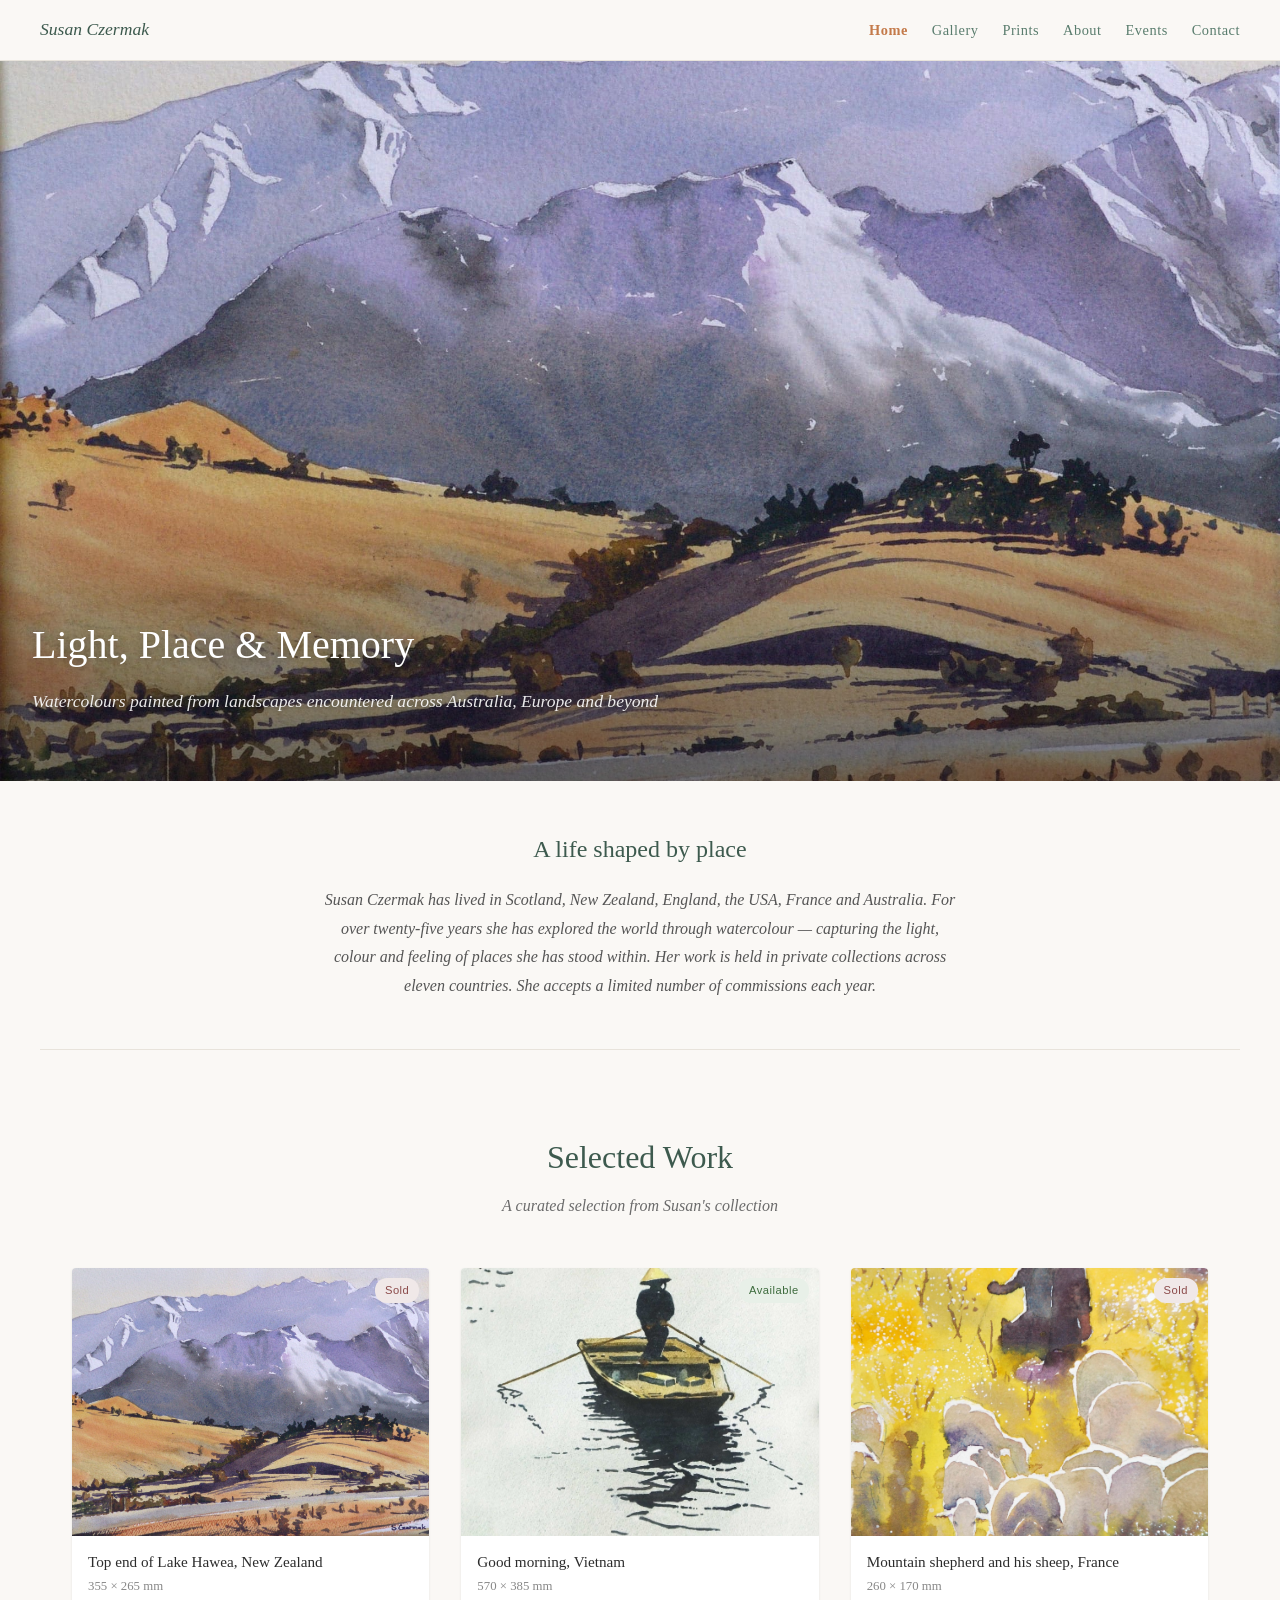
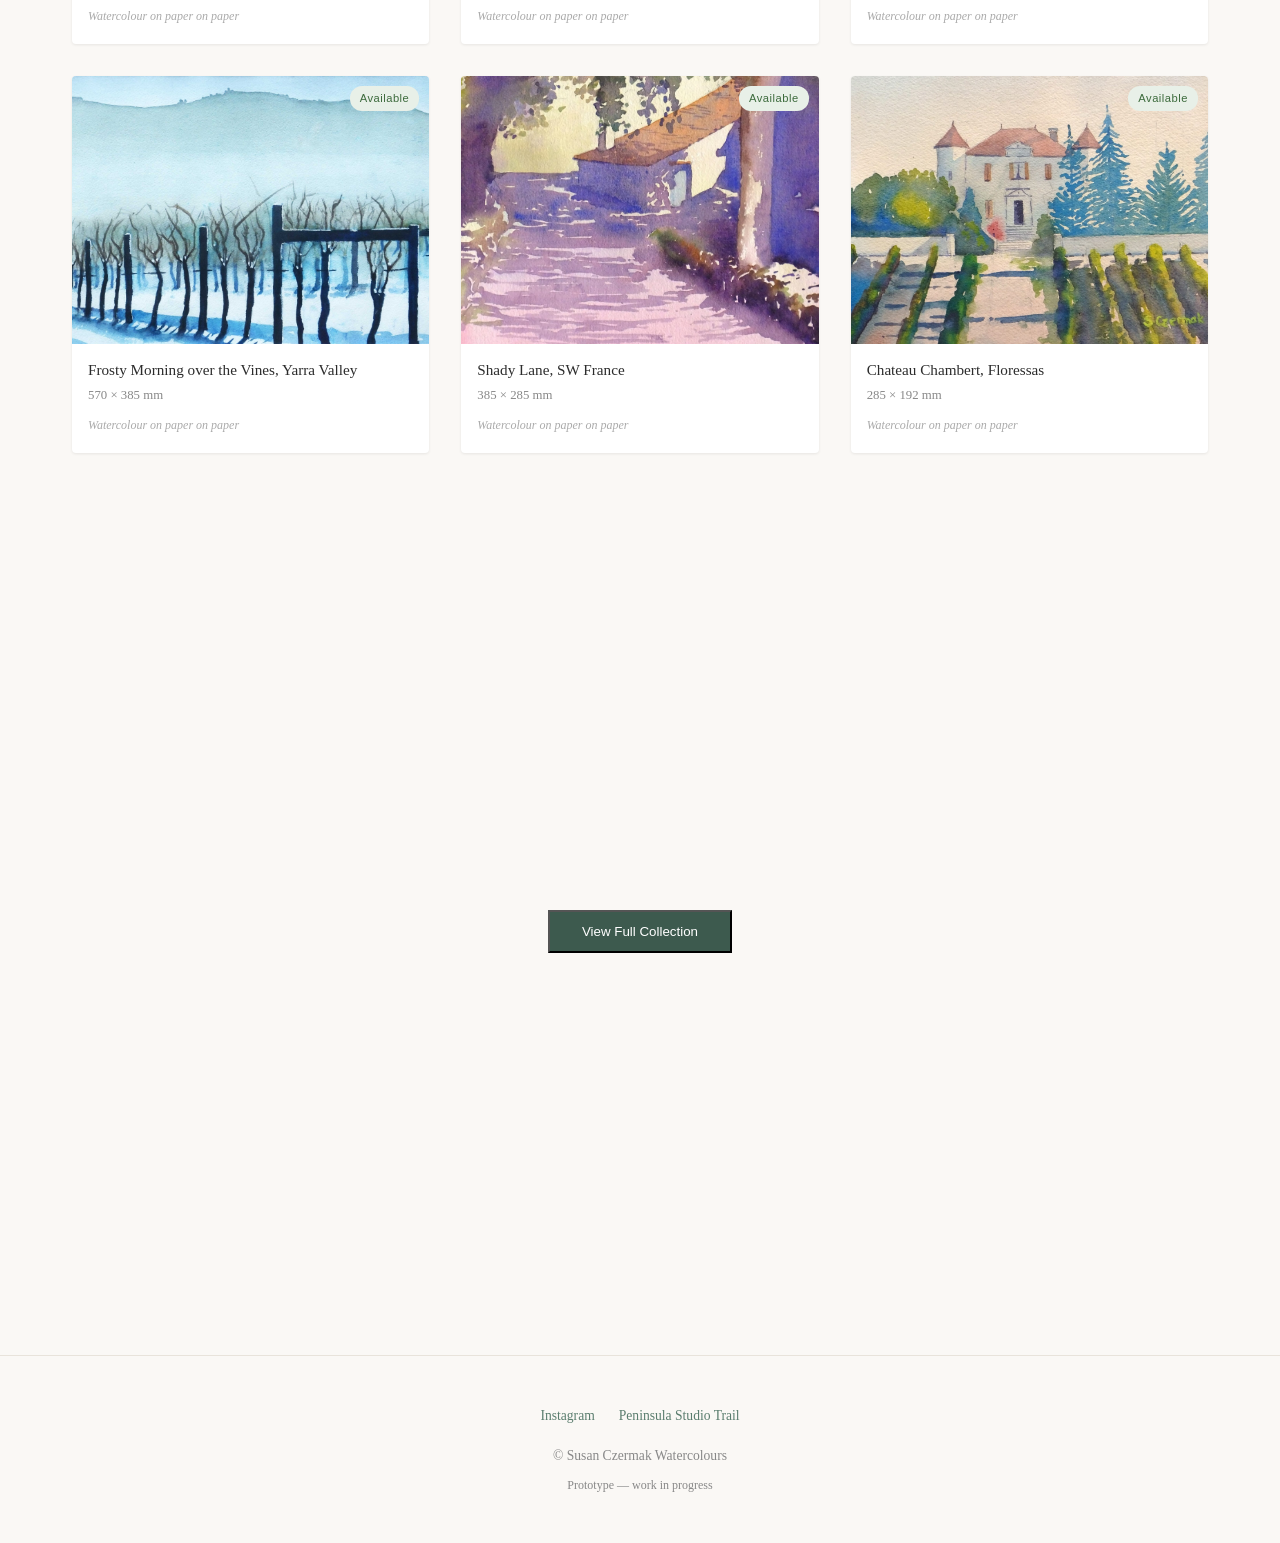
<file: susan-watercolours-prototype/index.html>
<!DOCTYPE html>
<html lang="en">
<head>
<meta charset="UTF-8">
<meta name="viewport" content="width=device-width, initial-scale=1.0">
<title>Susan Czermak Watercolours — Light, Place & Memory</title>
<meta name="description" content="Susan Czermak is a watercolourist whose paintings capture light, place and remembered moments from Australia, France, and beyond.">
<style>
/* === RESET & BASE === */
*,*::before,*::after{box-sizing:border-box;margin:0;padding:0}
html{scroll-behavior:smooth;font-size:16px}
body{font-family:Georgia,'Times New Roman',serif;color:#2c2c2c;background:#faf8f5;line-height:1.7}
a{color:#5a7d6e;text-decoration:none}
a:hover{color:#3d5a4e}
img{max-width:100%;height:auto;display:block}

/* === NAV === */
.site-nav{position:sticky;top:0;z-index:100;background:rgba(250,248,245,0.95);backdrop-filter:blur(10px);border-bottom:1px solid #e8e3db;padding:0 2rem}
.nav-inner{max-width:1200px;margin:0 auto;display:flex;justify-content:space-between;align-items:center;height:60px}
.nav-brand{font-size:1.1rem;font-style:italic;color:#3d5a4e}
.nav-links{display:flex;gap:1.5rem;list-style:none}
.nav-links a{font-size:0.9rem;letter-spacing:0.5px}
.nav-links a.active{color:#c47a4a;font-weight:bold}
.nav-toggle{display:none;background:none;border:none;font-size:1.5rem;cursor:pointer;color:#2c2c2c}

/* === HERO === */
.hero{position:relative;height:80vh;min-height:500px;overflow:hidden}
.hero img{width:100%;height:100%;object-fit:cover}
.hero-overlay{position:absolute;inset:0;background:linear-gradient(to top,rgba(0,0,0,0.5) 0%,rgba(0,0,0,0.1) 40%,rgba(0,0,0,0.05) 100%);display:flex;align-items:flex-end;padding:4rem 2rem}
.hero-text{max-width:700px}
.hero-text h1{font-size:2.5rem;font-weight:400;color:#fff;margin-bottom:0.5rem;text-shadow:0 2px 8px rgba(0,0,0,0.3)}
.hero-text p{font-size:1.1rem;color:rgba(255,255,255,0.9);font-style:italic;text-shadow:0 1px 4px rgba(0,0,0,0.3)}

/* === SECTIONS === */
.section{padding:5rem 2rem;max-width:1200px;margin:0 auto}
.section-header{text-align:center;margin-bottom:3rem}
.section-header h2{font-size:2rem;font-weight:400;color:#3d5a4e;margin-bottom:0.5rem}
.section-header p{color:#6b6b6b;font-style:italic;max-width:600px;margin:0 auto}

/* === FEATURED GRID === */
.featured-grid{display:grid;grid-template-columns:repeat(3,1fr);gap:2rem;margin-bottom:3rem}
@media(max-width:900px){.featured-grid{grid-template-columns:repeat(2,1fr)}}
@media(max-width:600px){.featured-grid{grid-template-columns:1fr}}

/* === ARTWORK CARD === */
.artwork-card{cursor:pointer;background:#fff;border-radius:4px;overflow:hidden;box-shadow:0 1px 3px rgba(0,0,0,0.08);transition:transform 0.2s,box-shadow 0.2s}
.artwork-card:hover{transform:translateY(-3px);box-shadow:0 4px 12px rgba(0,0,0,0.12)}
.card-image{position:relative;aspect-ratio:4/3;overflow:hidden;background:#f0ede8}
.card-image img{width:100%;height:100%;object-fit:cover;transition:transform 0.3s}
.artwork-card:hover .card-image img{transform:scale(1.03)}
.card-status{position:absolute;top:10px;right:10px;padding:3px 10px;border-radius:12px;font-size:0.7rem;letter-spacing:0.5px;font-family:-apple-system,sans-serif}
.availability-available{background:#e8f0e8;color:#3d6b3d}
.availability-sold{background:#f0e8e8;color:#8b4a4a}
.availability-print-only{background:#e8e8f0;color:#4a4a8b}
.availability-unknown{background:#f0f0e8;color:#8b8b4a}
.card-info{padding:1rem}
.card-info h3{font-size:0.95rem;font-weight:400;margin-bottom:0.3rem;line-height:1.3}
.card-dims{font-size:0.8rem;color:#888;display:block;margin-bottom:0.2rem}
.card-medium{font-size:0.75rem;color:#aaa;font-style:italic}

/* === FILTERS === */
.filters{display:flex;flex-wrap:wrap;gap:0.5rem;justify-content:center;margin-bottom:2rem}
.filter-btn{padding:6px 16px;border:1px solid #d4cec4;border-radius:20px;background:#fff;color:#5a5a5a;cursor:pointer;font-size:0.85rem;font-family:inherit;transition:all 0.2s}
.filter-btn:hover,.filter-btn.active{background:#3d5a4e;color:#fff;border-color:#3d5a4e}

/* === FULL GRID === */
.full-grid{display:grid;grid-template-columns:repeat(4,1fr);gap:1.5rem}
@media(max-width:1000px){.full-grid{grid-template-columns:repeat(3,1fr)}}
@media(max-width:700px){.full-grid{grid-template-columns:repeat(2,1fr)}}
@media(max-width:450px){.full-grid{grid-template-columns:1fr}}

/* === DETAIL MODAL === */
.modal-overlay{display:none;position:fixed;inset:0;z-index:200;background:rgba(0,0,0,0.8);overflow-y:auto;padding:2rem}
.modal-overlay.active{display:flex;align-items:flex-start;justify-content:center}
.modal-content{background:#fff;border-radius:6px;max-width:900px;width:100%;margin:2rem auto;position:relative}
.modal-close{position:absolute;top:1rem;right:1rem;background:none;border:none;font-size:1.5rem;cursor:pointer;color:#666;z-index:10;width:36px;height:36px;border-radius:50%;display:flex;align-items:center;justify-content:center;background:rgba(255,255,255,0.9)}
.modal-close:hover{background:#eee}
.modal-image{width:100%;max-height:60vh;overflow:hidden;background:#f0ede8}
.modal-image img{width:100%;height:100%;object-fit:contain;max-height:60vh}
.modal-body{padding:2rem}
.modal-body h2{font-size:1.5rem;font-weight:400;color:#3d5a4e;margin-bottom:0.5rem}
.modal-meta{display:flex;flex-wrap:wrap;gap:1rem;margin-bottom:1.5rem;font-size:0.85rem;color:#888}
.modal-meta span{padding:3px 10px;background:#f5f3ef;border-radius:12px}
.modal-desc{font-size:0.95rem;line-height:1.8;margin-bottom:1.5rem}
.modal-actions{display:flex;gap:1rem;flex-wrap:wrap}
.modal-actions .btn{padding:10px 24px;border:none;border-radius:4px;cursor:pointer;font-family:inherit;font-size:0.9rem;transition:background 0.2s}
.btn-primary{background:#3d5a4e;color:#fff}
.btn-primary:hover{background:#2d4a3e}
.btn-secondary{background:#f0ede8;color:#3d5a4e}
.btn-secondary:hover{background:#e0dcd5}
.story-label{font-style:italic;color:#c47a4a;font-size:0.8rem;margin-bottom:1rem;padding:8px 12px;background:#fdf5ef;border-left:3px solid #c47a4a;border-radius:0 4px 4px 0}

/* === ABOUT === */
.about-layout{display:grid;grid-template-columns:1fr 1fr;gap:3rem;align-items:start}
@media(max-width:768px){.about-layout{grid-template-columns:1fr}}
.about-text h3{font-size:1.3rem;font-weight:400;color:#3d5a4e;margin-bottom:1rem}
.about-text p{margin-bottom:1rem;font-size:0.95rem}
.about-text .trust-list{list-style:none;margin-top:1.5rem}
.about-text .trust-list li{padding:0.3rem 0;font-size:0.9rem;color:#555}
.about-text .trust-list li::before{content:'✓ ';color:#5a7d6e}

/* Enquiry form */
.enquiry-form{background:#f5f3ef;padding:2rem;border-radius:6px}
.enquiry-form h3{margin-bottom:1rem;font-weight:400}
.enquiry-form label{display:block;font-size:0.85rem;margin-bottom:0.3rem;color:#555}
.enquiry-form input,.enquiry-form textarea,.enquiry-form select{width:100%;padding:10px;border:1px solid #d4cec4;border-radius:4px;margin-bottom:1rem;font-family:inherit;font-size:0.9rem;background:#fff}
.enquiry-form textarea{min-height:100px;resize:vertical}
.form-note{font-size:0.8rem;color:#c47a4a;font-style:italic;margin-top:0.5rem}

/* === SEARCH === */
.search-wrap{text-align:center;margin-bottom:2rem}
.search-wrap input{padding:10px 20px;border:1px solid #d4cec4;border-radius:24px;width:100%;max-width:400px;font-family:inherit;font-size:0.9rem;background:#fff}
.search-wrap input:focus{outline:none;border-color:#5a7d6e}

/* === EVENTS === */
.events-list{max-width:600px;margin:0 auto}
.event-item{padding:1.5rem;margin-bottom:1rem;background:#fff;border-radius:4px;box-shadow:0 1px 3px rgba(0,0,0,0.06)}
.event-item h3{font-weight:400;color:#3d5a4e;margin-bottom:0.3rem}
.event-item .event-date{font-size:0.85rem;color:#c47a4a}
.event-item .event-note{font-size:0.85rem;color:#888;font-style:italic;margin-top:0.5rem}

/* === FOOTER === */
.site-footer{text-align:center;padding:3rem 2rem;border-top:1px solid #e8e3db;color:#888;font-size:0.85rem}
.site-footer a{color:#5a7d6e}
.social-links{display:flex;justify-content:center;gap:1.5rem;margin-bottom:1rem}

/* === SCROLL REVEAL === */
.reveal{opacity:0;transform:translateY(30px);transition:opacity 0.7s ease,transform 0.7s ease}
.reveal.visible{opacity:1;transform:translateY(0)}
.reveal-delay-1{transition-delay:0.1s}
.reveal-delay-2{transition-delay:0.2s}
.reveal-delay-3{transition-delay:0.3s}

/* === LANDING INTRO STRIP === */
.intro-strip{max-width:700px;margin:0 auto;padding:3rem 2rem;text-align:center}
.intro-strip h2{font-size:1.5rem;font-weight:400;color:#3d5a4e;margin-bottom:1rem}
.intro-strip p{font-size:1rem;color:#555;line-height:1.8;font-style:italic}

/* === COMMISSIONS STRIP === */
.commissions-strip{background:#3d5a4e;color:#fff;text-align:center;padding:2.5rem 2rem;margin-top:3rem}
.commissions-strip h3{font-size:1.2rem;font-weight:400;margin-bottom:0.5rem}
.commissions-strip p{font-size:0.95rem;opacity:0.9;max-width:600px;margin:0 auto 1.5rem}
.commissions-strip .btn-outline{display:inline-block;padding:10px 28px;border:1px solid rgba(255,255,255,0.6);color:#fff;border-radius:4px;font-family:inherit;font-size:0.9rem;transition:all 0.2s;text-decoration:none}
.commissions-strip .btn-outline:hover{background:rgba(255,255,255,0.15);border-color:#fff}

/* === RESPONSIVE === */
@media(max-width:768px){
  .hero{height:70vh;min-height:380px}
  .hero-text h1{font-size:1.7rem}
  .hero-text p{font-size:1rem}
  .nav-links{display:none}
  .nav-links.open{display:flex;flex-direction:column;position:absolute;top:60px;left:0;right:0;background:#faf8f5;padding:1rem 2rem;border-bottom:1px solid #e8e3db}
  .nav-toggle{display:block}
  .section{padding:3rem 1rem}
  .intro-strip{padding:2rem 1rem}
  .intro-strip h2{font-size:1.3rem}
  .commissions-strip{padding:2rem 1rem}
}
@media(prefers-reduced-motion:reduce){
  .reveal{opacity:1!important;transform:none!important;transition:none!important}
  *{animation:none!important;transition:none!important}
}
</style>
</head>
<body>

<!-- NAV -->
<nav class="site-nav">
  <div class="nav-inner">
    <a href="#home" class="nav-brand">Susan Czermak</a>
    <button class="nav-toggle" onclick="document.querySelector('.nav-links').classList.toggle('open')" aria-label="Menu">☰</button>
    <ul class="nav-links">
      <li><a href="#home" class="active" data-section="home">Home</a></li>
      <li><a href="#gallery" data-section="gallery">Gallery</a></li>
      <li><a href="#prints" data-section="prints">Prints</a></li>
      <li><a href="#about" data-section="about">About</a></li>
      <li><a href="#events" data-section="events">Events</a></li>
      <li><a href="#contact" data-section="contact">Contact</a></li>
    </ul>
  </div>
</nav>

<!-- HERO -->
<section id="home" class="hero">
  <img src="images/artworks/susan-czermak-top-end-of-lake-hawea-new-zealand.jpg" alt="Top end of Lake Hawea, New Zealand">
  <div class="hero-overlay">
    <div class="hero-text">
      <h1>Light, Place &amp; Memory</h1>
      <p>Watercolours painted from landscapes encountered across Australia, Europe and beyond</p>
    </div>
  </div>
</section>

<!-- INTRO BIO STRIP -->
<div class="intro-strip reveal">
  <h2>A life shaped by place</h2>
  <p>Susan Czermak has lived in Scotland, New Zealand, England, the USA, France and Australia. For over twenty-five years she has explored the world through watercolour — capturing the light, colour and feeling of places she has stood within. Her work is held in private collections across eleven countries. She accepts a limited number of commissions each year.</p>
</div>

<hr style="border:none;border-top:1px solid #e8e3db;max-width:1200px;margin:0 auto">

<!-- FEATURED WORKS -->
<section id="gallery" class="section">
  <div class="section-header">
    <h2>Selected Work</h2>
    <p>A curated selection from Susan's collection</p>
  </div>
  <div class="featured-grid" id="featured-grid"></div>
  <div style="text-align:center;margin:2rem 0">
    <button class="btn btn-primary" onclick="showAll()" style="padding:12px 32px">View Full Collection</button>
  </div>
</section>

<!-- FULL COLLECTION -->
<section id="full-collection" class="section" style="display:none">
  <div class="section-header">
    <h2>Full Collection</h2>
    <p>All 80 works — watercolours from around the world</p>
  </div>
  <div class="search-wrap">
    <input type="text" id="artwork-search" placeholder="Search by title or location…" oninput="filterArtworks()">
  </div>
  <div class="filters" id="filters"></div>
  <div class="full-grid" id="full-grid"></div>
</section>

<!-- COMMISSIONS STRIP -->
<div class="commissions-strip reveal">
  <h3>Commission a painting</h3>
  <p>Susan accepts a limited number of commissions each year — a landscape, a remembered place, or somewhere that matters to you. Enquire to discuss your idea.</p>
  <a href="#about" class="btn-outline" onclick="goToEnquiry(true)">Enquire About a Commission</a>
</div>

<!-- PRINTS -->
<section id="prints" class="section" style="display:none">
  <div class="section-header">
    <h2>Prints</h2>
    <p>Available prints of selected watercolours</p>
  </div>
  <div id="prints-content"></div>
</section>

<!-- ABOUT -->
<section id="about" class="section" style="display:none">
  <div class="section-header">
    <h2>The Artist Behind the Paintings</h2>
  </div>
  <div class="about-layout">
    <div class="about-text" id="about-text"></div>
    <div class="enquiry-form" id="enquiry-form">
      <h3>Enquire</h3>
      <p style="font-size:0.85rem;color:#888;margin-bottom:1rem">Prototype only — no email has been sent.</p>
      <div id="enquiry-dynamic"></div>
      <label>Name</label>
      <input type="text" placeholder="Your name">
      <label>Email</label>
      <input type="email" placeholder="Your email">
      <label>Location</label>
      <input type="text" placeholder="Suburb or country">
      <label>Message</label>
      <textarea placeholder="Your message…"></textarea>
      <div style="display:flex;gap:0.5rem;flex-wrap:wrap;margin-bottom:1rem">
        <label style="display:flex;align-items:center;gap:0.3rem;font-size:0.85rem"><input type="checkbox" id="commission-check"> Commission enquiry</label>
        <label style="display:flex;align-items:center;gap:0.3rem;font-size:0.85rem"><input type="checkbox"> Framing advice</label>
        <label style="display:flex;align-items:center;gap:0.3rem;font-size:0.85rem"><input type="checkbox"> Delivery info</label>
        <label style="display:flex;align-items:center;gap:0.3rem;font-size:0.85rem"><input type="checkbox"> Studio visit</label>
      </div>
      <button class="btn btn-primary" style="width:100%">Send Enquiry</button>
      <p class="form-note">Prototype only — no email has been sent.</p>
    </div>
  </div>
</section>

<!-- EVENTS -->
<section id="events" class="section" style="display:none">
  <div class="section-header">
    <h2>Events &amp; Studio</h2>
  </div>
  <div class="events-list" id="events-list"></div>
</section>

<!-- DETAIL MODAL -->
<div class="modal-overlay" id="detail-modal" onclick="if(event.target===this)closeDetail()">
  <div class="modal-content" id="detail-content"></div>
</div>

<!-- FOOTER -->
<footer class="site-footer">
  <div class="social-links">
    <a href="https://www.instagram.com/susanczermakartist/" target="_blank" rel="noopener">Instagram</a>
    <a href="https://www.peninsulastudiotrailinc.org/artists/susan-czermak" target="_blank" rel="noopener">Peninsula Studio Trail</a>
  </div>
  <p>&copy; Susan Czermak Watercolours</p>
  <p style="margin-top:0.5rem;font-size:0.75rem">Prototype — work in progress</p>
</footer>

<script>
// Load content
let artworks = [];
let collections = [];
let artist = {};

fetch('content.json')
  .then(r => r.json())
  .then(data => {
    artworks = data.artworks;
    collections = data.collections;
    artist = data.artist;
    init();
  })
  .catch(() => {
    console.warn('Could not load content.json, using embedded data');
    init();
  });

// Scroll reveal observer
const revealObserver = new IntersectionObserver((entries) => {
  entries.forEach(e => { if(e.isIntersecting) e.target.classList.add('visible'); });
}, {threshold: 0.15, rootMargin: '0px 0px -30px 0px'});

function observeReveals() {
  document.querySelectorAll('.reveal:not(.visible)').forEach(el => revealObserver.observe(el));
}

// ===== Scroll-spy: nav highlighting as user scrolls =====
(function(){
  var navSpyLinks = {};
  document.querySelectorAll('.nav-links a').forEach(function(a) { navSpyLinks[a.dataset.section] = a; });
  
  function updateScrollSpy() {
    var active = 'home';
    // Check from bottom of page upward — last visible section whose top is near/above nav wins
    ['events','about','prints','full-collection','gallery','home'].forEach(function(id) {
      var el = document.getElementById(id);
      if (!el) return;
      var rect = el.getBoundingClientRect();
      // Only consider sections that have actual height (excludes display:none)
      if (rect.height > 0 && rect.top <= 100) {
        active = id === 'full-collection' ? 'gallery' : id;
      }
    });
    Object.values(navSpyLinks).forEach(function(l) { l.classList.remove('active'); });
    if (navSpyLinks[active]) navSpyLinks[active].classList.add('active');
  }
  
  window.addEventListener('scroll', updateScrollSpy, {passive:true});
  updateScrollSpy();
})();

function init() {
  renderFeatured();
  renderAll();
  renderFilters();
  renderPrints();
  renderAbout();
  renderEvents();
  setupNav();
  observeReveals();
  
  if (location.hash.startsWith('#artwork-')) {
    const id = location.hash.replace('#artwork-', '');
    showDetail(id);
  }
}

function renderFeatured() {
  const grid = document.getElementById('featured-grid');
  // Select 6-9 featured or varied works
  const featured = [
    artworks.find(a => a.id === 'test-painting') || artworks.find(a => a.title.toLowerCase().includes('lake hawea')),
    artworks.find(a => a.id === 'vendor-halong-bay-vietnam') || artworks.find(a => a.title.toLowerCase().includes('vietnam')),
    artworks.find(a => a.id === 'mountain-shepherd-and-his-sheep-france') || artworks.find(a => a.title.toLowerCase().includes('shepherd')),
    artworks.find(a => a.id === 'frost-morning-over-the-vines-yarra-valley') || artworks.find(a => a.title.toLowerCase().includes('frost')),
    artworks.find(a => a.id === 'shady-lane-sw-france') || artworks.find(a => a.title.toLowerCase().includes('shady')),
    artworks.find(a => a.id === 'chateau-chambert-floressas-179-u-f') || artworks.find(a => a.title.toLowerCase().includes('chambert')),
    artworks.find(a => a.id === 'friends-in-the-arcade-sw-france') || artworks.find(a => a.title.toLowerCase().includes('arcade')),
    artworks.find(a => a.id === 'two-dinghies-portugal') || artworks.find(a => a.title.toLowerCase().includes('dinghies')),
    artworks.find(a => a.id === 'gingko-blues') || artworks.find(a => a.isAbstract),
  ].filter(Boolean).filter((a, i, arr) => arr.findIndex(x => x.id === a.id) === i).slice(0, 9);
  
  grid.innerHTML = featured.map((a, i) => {
    const card = artworkCard(a);
    return card.replace('<div class="artwork-card"', `<div class="artwork-card reveal reveal-delay-${Math.min(i,2)}"`);
  }).join('');
  observeReveals();
}

function renderAll() {
  const grid = document.getElementById('full-grid');
  grid.innerHTML = artworks.map(a => {
    const card = artworkCard(a);
    return card.replace('<div class="artwork-card"', '<div class="artwork-card reveal"');
  }).join('');
  observeReveals();
}

function artworkCard(a) {
  const img = a.image || 'images/artworks/placeholder.jpg';
  const dims = a.dimensionsMm ? `<span class="card-dims">${a.dimensionsMm} mm</span>` : '';
  const labels = {available:'Available',sold:'Sold','print-only':'Print available',unknown:'Enquire'};
  return `
    <div class="artwork-card" data-id="${a.id}" data-availability="${a.availability}" data-medium="${a.medium}" data-country="${a.country||''}" data-collections="${(a.collections||[]).join(',')}" data-title="${a.title.toLowerCase()}" onclick="showDetail('${a.id}')">
      <div class="card-image">
        <img src="${img}" alt="${a.title}" loading="lazy">
        <span class="card-status availability-${a.availability}">${labels[a.availability]||a.availability}</span>
      </div>
      <div class="card-info">
        <h3>${a.title}</h3>
        ${dims}
        <span class="card-medium">${a.medium.charAt(0).toUpperCase()+a.medium.slice(1)} on paper</span>
      </div>
    </div>`;
}

function renderFilters() {
  const filters = document.getElementById('filters');
  const btns = [
    {label:'All', filter:'all'},
    {label:'Available', filter:'available'},
    {label:'Sold', filter:'sold'},
    {label:'Prints', filter:'print-only'},
    {label:'France', filter:'from-france'},
    {label:'By the Water', filter:'by-the-water'},
    {label:'Fields & Country', filter:'fields-country'},
    {label:'Villages & Roads', filter:'villages-roads'},
    {label:'Travels Further', filter:'travels'},
    {label:'Quiet Weather', filter:'quiet-weather'},
    {label:'People', filter:'people'},
  ];
  
  filters.innerHTML = btns.map(b => 
    `<button class="filter-btn${b.filter==='all'?' active':''}" data-filter="${b.filter}" onclick="setFilter('${b.filter}',this)">${b.label}</button>`
  ).join('');
}

let currentFilter = 'all';

function setFilter(filter, btn) {
  currentFilter = filter;
  document.querySelectorAll('.filter-btn').forEach(b => b.classList.remove('active'));
  btn.classList.add('active');
  filterArtworks();
}

function filterArtworks() {
  const search = (document.getElementById('artwork-search')?.value || '').toLowerCase();
  const cards = document.querySelectorAll('#full-grid .artwork-card');
  
  cards.forEach(card => {
    let show = true;
    
    if (currentFilter !== 'all') {
      const cols = card.dataset.collections.split(',');
      const avail = card.dataset.availability;
      
      if (currentFilter === 'available' && avail !== 'available') show = false;
      else if (currentFilter === 'sold' && avail !== 'sold') show = false;
      else if (currentFilter === 'print-only' && avail !== 'print-only') show = false;
      else if (!['available','sold','print-only'].includes(currentFilter) && !cols.includes(currentFilter)) show = false;
    }
    
    if (search) {
      const title = card.dataset.title || '';
      if (!title.includes(search)) show = false;
    }
    
    card.style.display = show ? '' : 'none';
  });
}

function showAll() {
  document.getElementById('full-collection').style.display = '';
  document.getElementById('full-collection').scrollIntoView({behavior:'smooth'});
}

function showDetail(id) {
  const a = artworks.find(x => x.id === id);
  if (!a) return;
  
  const img = a.image || '';
  const dims = a.dimensionsMm ? `${a.dimensionsMm} mm` : 'Dimensions to be confirmed';
  const labels = {available:'Available',sold:'Sold','print-only':'Print available',unknown:'Availability to be confirmed'};
  const desc = a.sourceDescription || a.story || '';
  const storyLabel = a.prototypeStory ? '<div class="story-label">Illustrative story draft — to be confirmed with Susan.</div>' : '';
  
  document.getElementById('detail-content').innerHTML = `
    <button class="modal-close" onclick="closeDetail()">&times;</button>
    <div class="modal-image"><img src="${img}" alt="${a.title}"></div>
    <div class="modal-body">
      <h2>${a.title}</h2>
      <div class="modal-meta">
        <span>${labels[a.availability]}</span>
        <span>${a.medium.charAt(0).toUpperCase()+a.medium.slice(1)} on paper</span>
        <span>${dims}</span>
        ${a.country ? `<span>${a.country}${a.region ? ', '+a.region : ''}</span>` : ''}
        ${a.priceAud ? `<span>$${a.priceAud}</span>` : ''}
      </div>
      ${storyLabel}
      ${desc ? `<div class="modal-desc">${desc}</div>` : ''}
      <div class="modal-actions">
        ${a.availability === 'available' 
          ? '<button class="btn btn-primary" onclick="enquireAbout(\''+a.id+'\')">Enquire About This Painting</button>'
          : a.availability === 'sold'
            ? '<button class="btn btn-secondary" onclick="enquireAbout(\''+a.id+'\')">Ask About a Similar Work</button>'
            : '<button class="btn btn-secondary" onclick="enquireAbout(\''+a.id+'\')">Enquire About Prints</button>'}
        <a href="${a.sourceUrl||'#'}" target="_blank" class="btn btn-secondary">View on Original Site</a>
      </div>
    </div>`;
  
  document.getElementById('detail-modal').classList.add('active');
  location.hash = 'artwork-' + id;
  document.body.style.overflow = 'hidden';
}

function closeDetail() {
  document.getElementById('detail-modal').classList.remove('active');
  location.hash = '';
  document.body.style.overflow = '';
}

function enquireAbout(id) {
  closeDetail();
  goToEnquiry(false, id);
}

function goToEnquiry(isCommission, artworkId) {
  document.getElementById('prints').style.display = 'none';
  document.getElementById('events').style.display = 'none';
  document.getElementById('full-collection').style.display = 'none';
  document.getElementById('about').style.display = '';
  document.getElementById('about').scrollIntoView({behavior:'smooth'});
  
  if (isCommission) {
    const cb = document.getElementById('commission-check');
    if (cb) cb.checked = true;
    document.getElementById('enquiry-dynamic').innerHTML = '';
  }
  
  if (artworkId) {
    const a = artworks.find(x => x.id === artworkId);
    if (a) {
      document.getElementById('enquiry-dynamic').innerHTML = `
        <div style="background:#fff;padding:1rem;border-radius:6px;margin-bottom:1rem;border-left:3px solid #3d5a4e">
          <strong>${a.title}</strong><br>
          <span style="font-size:0.85rem;color:#888">${a.dimensionsMm ? a.dimensionsMm+' mm' : ''} | ${a.availability}</span>
        </div>`;
    }
  }
}

function renderPrints() {
  const container = document.getElementById('prints-content');
  const printWorks = artworks.filter(a => a.availability === 'print-only' || 
    (a.originalDescription||'').toLowerCase().includes('print'));
  
  if (printWorks.length === 0) {
    container.innerHTML = '<p style="text-align:center;color:#888">Print details to be confirmed with Susan.</p>';
    return;
  }
  
  container.innerHTML = printWorks.map(a => {
    const dims = a.dimensionsMm ? `${a.dimensionsMm} mm` : '';
    return `
      <div style="background:#fff;padding:1.5rem;margin-bottom:1rem;border-radius:6px;display:flex;gap:1.5rem;align-items:start;flex-wrap:wrap">
        <div style="width:150px;flex-shrink:0"><img src="${a.image}" alt="${a.title}" style="border-radius:4px"></div>
        <div style="flex:1;min-width:200px">
          <h3 style="font-weight:400;color:#3d5a4e">${a.title}</h3>
          ${dims ? '<p style="color:#888;font-size:0.9rem">Artwork: '+dims+'</p>' : ''}
          <p style="font-size:0.9rem;margin-top:0.5rem">${a.sourceDescription||''}</p>
          <button class="btn btn-primary" style="margin-top:0.5rem" onclick="enquireAbout('${a.id}')">Enquire About Prints</button>
        </div>
      </div>`;
  }).join('');
}

function renderAbout() {
  document.getElementById('about-text').innerHTML = `
    <h3>A Life Shaped by Place</h3>
    <p>${artist.bio||'Susan Czermak is a watercolourist with a style that is colourful and bold.'}</p>
    <p>${artist.bioExtended||''}</p>
    <ul class="trust-list">
      <li>People's Choice Award — 2022 PST Exhibition</li>
      <li>Peninsula Studio Trail member</li>
      <li>Collected in 11+ countries internationally</li>
      <li>Regular solo exhibitions since 2001</li>
      <li>Studio visits by arrangement</li>
    </ul>
  `;
}

function renderEvents() {
  document.getElementById('events-list').innerHTML = `
    <div class="event-item">
      <h3>Peninsula Studio Trail — Open Studios</h3>
      <p class="event-date">Annual — November (dates to be confirmed)</p>
      <p class="event-note">Previous years: 18-19 &amp; 25-26 November 2023. Studio open 10am-4pm. Check PST website for current dates.</p>
      <a href="https://www.peninsulastudiotrailinc.org/events" target="_blank" rel="noopener" style="font-size:0.85rem">Peninsula Studio Trail Events →</a>
    </div>
    <div class="event-item">
      <h3>Past Exhibitions</h3>
      <p class="event-date">Regular solo exhibitions since 2001</p>
      <p class="event-note">Mainly in France. Contact Susan for exhibition history.</p>
    </div>
  `;
}

function setupNav() {
  document.querySelectorAll('.nav-links a').forEach(link => {
    link.addEventListener('click', function(e) {
      e.preventDefault();
      const section = this.dataset.section;
      
      // Update active state
      document.querySelectorAll('.nav-links a').forEach(l => l.classList.remove('active'));
      this.classList.add('active');
      
      if (section === 'home') {
        // Show homepage sections, hide sub-pages
        document.getElementById('home').style.display = '';
        document.getElementById('gallery').style.display = '';
        document.getElementById('full-collection').style.display = 'none';
        document.getElementById('prints').style.display = 'none';
        document.getElementById('about').style.display = 'none';
        document.getElementById('events').style.display = 'none';
        window.scrollTo({top:0,behavior:'smooth'});
      } else if (section === 'gallery') {
        document.getElementById('gallery').style.display = '';
        document.getElementById('full-collection').style.display = 'none';
        document.getElementById('prints').style.display = 'none';
        document.getElementById('about').style.display = 'none';
        document.getElementById('events').style.display = 'none';
        document.getElementById('gallery').scrollIntoView({behavior:'smooth'});
      } else {
        // Sub-pages: hide homepage sections, show target
        document.getElementById('gallery').style.display = '';
        document.getElementById('full-collection').style.display = 'none';
        document.getElementById('prints').style.display = section === 'prints' ? '' : 'none';
        document.getElementById('about').style.display = (section === 'about' || section === 'contact') ? '' : 'none';
        document.getElementById('events').style.display = section === 'events' ? '' : 'none';
        
        // Scroll to target
        const target = document.getElementById(section === 'contact' ? 'about' : section);
        if (target) target.scrollIntoView({behavior:'smooth'});
      }
    });
  });
  
  // Keyboard nav
  document.addEventListener('keydown', function(e) {
    if (e.key === 'Escape') closeDetail();
  });
}

// Handle back/forward for artwork detail
window.addEventListener('hashchange', function() {
  if (location.hash.startsWith('#artwork-')) {
    const id = location.hash.replace('#artwork-', '');
    if (!document.getElementById('detail-modal').classList.contains('active')) {
      showDetail(id);
    }
  } else if (!location.hash) {
    closeDetail();
  }
});
</script>
</body>
</html>
</file>
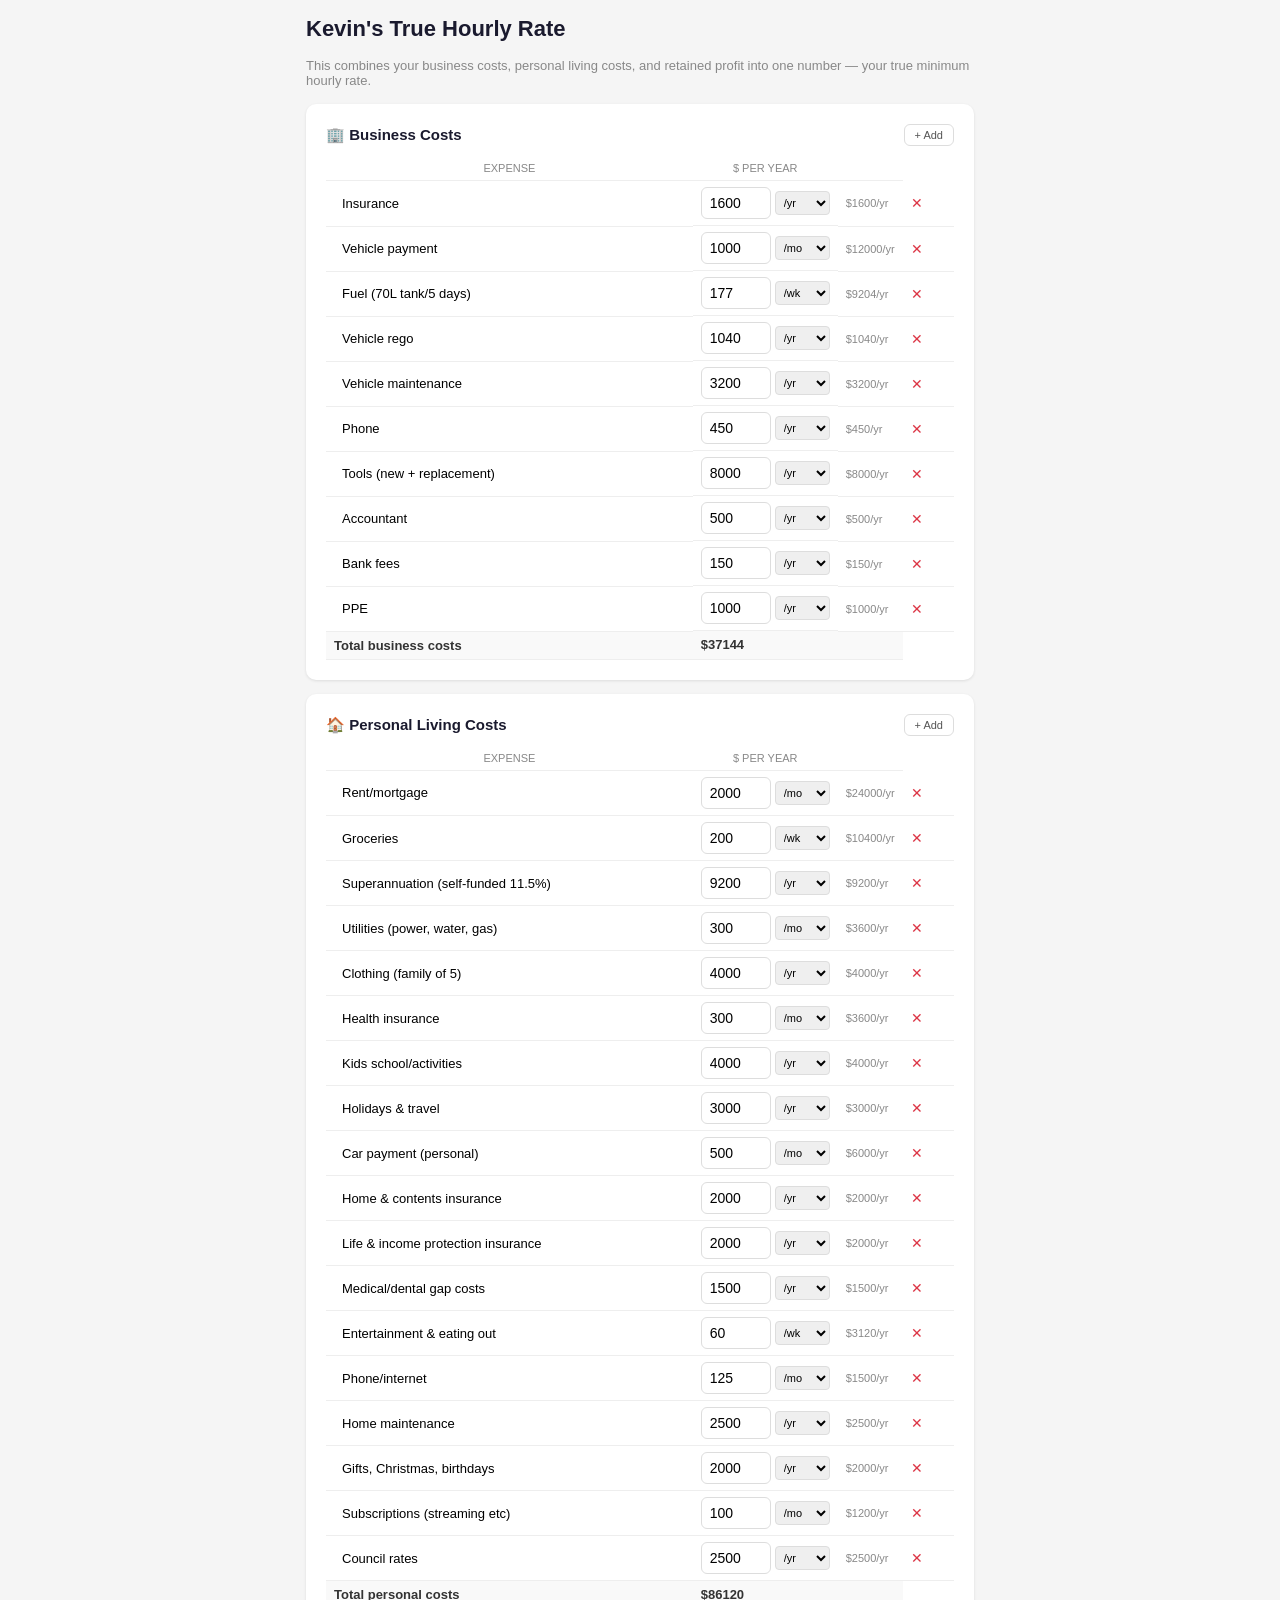
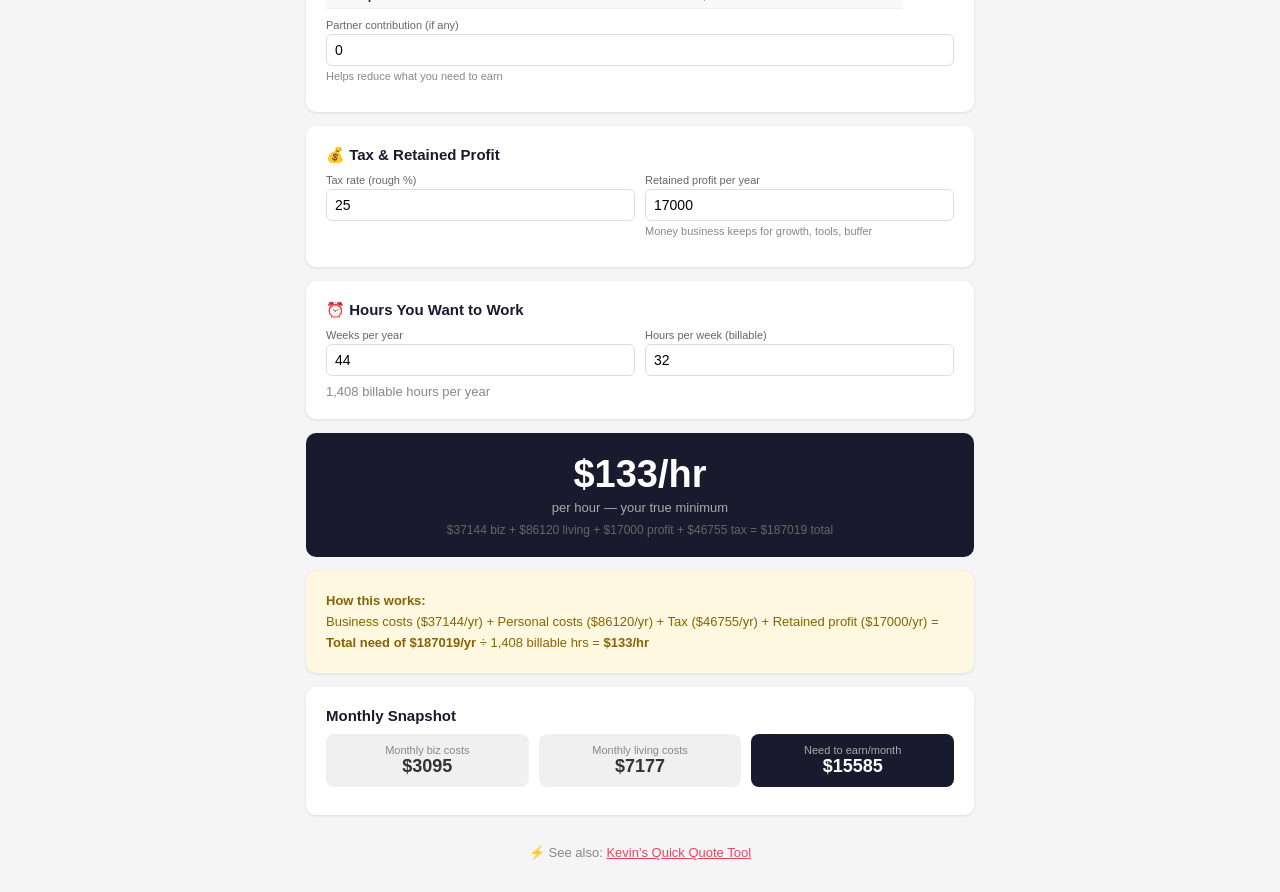
<file: true-rate.html>
﻿<!DOCTYPE html>
<html lang="en">
<head>
<meta charset="UTF-8">
<meta name="viewport" content="width=device-width, initial-scale=1.0">
<title>Kevin's True Hourly Rate</title>
<style>
* { box-sizing: border-box; margin: 0; padding: 0; }
body { font-family: -apple-system, BlinkMacSystemFont, 'Segoe UI', Roboto, sans-serif; background: #f5f5f5; color: #333; padding: 16px; max-width: 700px; margin: auto; }
h1 { font-size: 22px; color: #1a1a2e; margin-bottom: 16px; }
h2 { font-size: 15px; margin-bottom: 10px; color: #1a1a2e; }
.card { background: white; border-radius: 10px; padding: 20px; margin-bottom: 14px; box-shadow: 0 1px 3px rgba(0,0,0,0.1); }
.row { display: flex; gap: 10px; margin-bottom: 8px; flex-wrap: wrap; }
.col { flex: 1; min-width: 110px; }
label { display: block; font-size: 11px; color: #666; margin-bottom: 3px; }
input { width: 100%; padding: 7px 8px; border: 1px solid #ddd; border-radius: 6px; font-size: 14px; }
input:focus { outline: none; border-color: #e94560; }
table { width: 100%; border-collapse: collapse; font-size: 13px; }
th, td { padding: 6px 8px; border-bottom: 1px solid #eee; }
th { font-size: 11px; color: #888; font-weight: normal; text-transform: uppercase; }
.total { font-weight: bold; background: #f9f9f9; }
.big-num { font-size: 30px; font-weight: bold; color: #1a1a2e; text-align: center; padding: 12px; }
.result-box { background: #1a1a2e; border-radius: 10px; padding: 20px; text-align: center; margin-bottom: 14px; }
.result-box .big { font-size: 38px; font-weight: bold; color: white; }
.result-box .sub { font-size: 13px; color: #aaa; margin-top: 4px; }
.result-box .detail { font-size: 12px; color: #666; margin-top: 8px; }
.btn { padding: 10px 16px; border: none; border-radius: 6px; font-size: 13px; cursor: pointer; display: inline-block; }
.btn-secondary { background: #1a1a2e; color: white; }
.btn-outline { background: none; border: 1px solid #ddd; color: #555; }
.delete-btn { color: #dc3545; cursor: pointer; border: none; background: none; font-size: 14px; }
.section-header { display: flex; justify-content: space-between; align-items: center; margin-bottom: 10px; }
.section-header h2 { margin: 0; }
.subtotal-line { font-size: 13px; color: #888; margin-top: 4px; }
.footer-link { text-align: center; padding: 16px; font-size: 13px; color: #888; }
.footer-link a { color: #e94560; }
</style>
</head>
<body>

<h1>Kevin's True Hourly Rate</h1>
<p style="font-size:13px;color:#888;margin-bottom:16px;">This combines your business costs, personal living costs, and retained profit into one number — your true minimum hourly rate.</p>

<!-- ===== BUSINESS COSTS ===== -->
<div class="card">
  <div class="section-header">
    <h2>🏢 Business Costs</h2>
    <button class="btn btn-outline" onclick="addBiz()" style="font-size:11px;padding:4px 10px;">+ Add</button>
  </div>
  <table>
    <thead><tr><th>Expense</th><th style="width:110px">$ per year</th><th style="width:30px"></th></tr></thead>
    <tbody id="bizList"></tbody>
    <tfoot><tr class="total"><td>Total business costs</td><td id="bizTotal">$0</td><td></td></tr></tfoot>
  </table>
</div>

<!-- ===== PERSONAL COSTS ===== -->
<div class="card">
  <div class="section-header">
    <h2>🏠 Personal Living Costs</h2>
    <button class="btn btn-outline" onclick="addPersonal()" style="font-size:11px;padding:4px 10px;">+ Add</button>
  </div>
  <table>
    <thead><tr><th>Expense</th><th style="width:110px">$ per year</th><th style="width:30px"></th></tr></thead>
    <tbody id="personalList"></tbody>
    <tfoot><tr class="total"><td>Total personal costs</td><td id="personalTotal">$0</td><td></td></tr></tfoot>
  </table>
  <div class="row" style="margin-top:10px;">
    <div class="col">
      <label>Partner contribution (if any)</label>
      <input id="partnerContrib" type="number" value="0" oninput="calcRate()">
      <span style="font-size:11px;color:#888;">Helps reduce what you need to earn</span>
    </div>
  </div>
</div>

<!-- ===== TAX & PROFIT ===== -->
<div class="card">
  <h2>💰 Tax & Retained Profit</h2>
  <div class="row">
    <div class="col">
      <label>Tax rate (rough %)</label>
      <input id="taxRate" type="number" value="25" oninput="calcRate()">
    </div>
    <div class="col">
      <label>Retained profit per year</label>
      <input id="retainedProfit" type="number" value="5000" oninput="calcRate()">
      <span style="font-size:11px;color:#888;">Money business keeps for growth, tools, buffer</span>
    </div>
  </div>
</div>

<!-- ===== HOURS ===== -->
<div class="card">
  <h2>⏰ Hours You Want to Work</h2>
  <div class="row">
    <div class="col">
      <label>Weeks per year</label>
      <input id="weeks" type="number" value="44" oninput="calcRate()">
    </div>
    <div class="col">
      <label>Hours per week (billable)</label>
      <input id="hoursPerWeek" type="number" value="32" oninput="calcRate()">
    </div>
  </div>
  <div style="font-size:13px;color:#888;margin-top:4px;">
    <span id="totalHours">1,408</span> billable hours per year
  </div>
</div>

<!-- ===== RESULT ===== -->
<div class="result-box">
  <div class="big" id="hourlyRate">$0</div>
  <div class="sub">per hour — your true minimum</div>
  <div class="detail" id="rateBreakdown"></div>
</div>

<div class="card" style="background:#fff8e1;">
  <div style="font-size:13px;color:#856404;line-height:1.6;">
    <strong>How this works:</strong><br>
    <span id="howItWorks">
      Business costs ($0/yr) + Personal costs ($0/yr) + Partner contribution ($0/yr) + Tax ($0/yr) + Retained profit ($0/yr) = Total need of $0/yr ÷ 0 billable hrs = $0/hr
    </span>
  </div>
</div>

<div class="card">
  <h2>Monthly Snapshot</h2>
  <div class="row">
    <div class="col" style="text-align:center;padding:10px;background:#f0f0f0;border-radius:8px;">
      <div style="font-size:11px;color:#888;">Monthly biz costs</div>
      <div style="font-size:18px;font-weight:bold;" id="monthlyBiz">$0</div>
    </div>
    <div class="col" style="text-align:center;padding:10px;background:#f0f0f0;border-radius:8px;">
      <div style="font-size:11px;color:#888;">Monthly living costs</div>
      <div style="font-size:18px;font-weight:bold;" id="monthlyPersonal">$0</div>
    </div>
    <div class="col" style="text-align:center;padding:10px;background:#1a1a2e;color:white;border-radius:8px;">
      <div style="font-size:11px;color:#aaa;">Need to earn/month</div>
      <div style="font-size:18px;font-weight:bold;" id="monthlyNeed">$0</div>
    </div>
  </div>
</div>

<div class="footer-link">
  ⚡ See also: <a href="https://tan0001371.github.io/pams-playground/" target="_blank">Kevin's Quick Quote Tool</a>
</div>

<script>
// ===== STATE =====
let state = {
  bizCosts: [
    {name:'Insurance', cost:1600, freq:'year'},
    {name:'Vehicle payment', cost:1000, freq:'month'},
    {name:'Fuel (70L tank/5 days)', cost:177, freq:'week'},
    {name:'Vehicle rego', cost:1040, freq:'year'},
    {name:'Vehicle maintenance', cost:3200, freq:'year'},
    {name:'Phone', cost:450, freq:'year'},
    {name:'Tools (new + replacement)', cost:8000, freq:'year'},
    {name:'Accountant', cost:500, freq:'year'},
    {name:'Bank fees', cost:150, freq:'year'},
    {name:'PPE', cost:1000, freq:'year'},
  ],
  personalCosts: [
    {name:'Rent/mortgage', cost:2000, freq:'month'},
    {name:'Groceries', cost:200, freq:'week'},
    {name:'Superannuation (self-funded 11.5%)', cost:9200, freq:'year'},
    {name:'Utilities (power, water, gas)', cost:300, freq:'month'},
    {name:'Clothing (family of 5)', cost:4000, freq:'year'},
    {name:'Health insurance', cost:300, freq:'month'},
    {name:'Kids school/activities', cost:4000, freq:'year'},
    {name:'Holidays & travel', cost:3000, freq:'year'},
    {name:'Car payment (personal)', cost:500, freq:'month'},
    {name:'Home & contents insurance', cost:2000, freq:'year'},
    {name:'Life & income protection insurance', cost:2000, freq:'year'},
    {name:'Medical/dental gap costs', cost:1500, freq:'year'},
    {name:'Entertainment & eating out', cost:60, freq:'week'},
    {name:'Phone/internet', cost:125, freq:'month'},
    {name:'Home maintenance', cost:2500, freq:'year'},
    {name:'Gifts, Christmas, birthdays', cost:2000, freq:'year'},
    {name:'Subscriptions (streaming etc)', cost:100, freq:'month'},
    {name:'Council rates', cost:2500, freq:'year'},
  ],
  partnerContrib: 0,
  taxRate: 25,
  retainedProfit: 17000,
  weeks: 44,
  hoursPerWeek: 32,
};

function loadState() {
  try {
    var s = localStorage.getItem('kevinTrueRate');
    if (s) {
      var d = JSON.parse(s);
      state.bizCosts = d.bizCosts || state.bizCosts;
      state.personalCosts = d.personalCosts || state.personalCosts;
      state.partnerContrib = d.partnerContrib || 0;
      state.taxRate = d.taxRate || 25;
      state.retainedProfit = d.retainedProfit || 5000;
      state.weeks = d.weeks || 44;
      state.hoursPerWeek = d.hoursPerWeek || 32;
    }
  } catch(e) {}
}

function saveState() {
  state.weeks = parseFloat(document.getElementById('weeks').value) || 44;
  state.hoursPerWeek = parseFloat(document.getElementById('hoursPerWeek').value) || 32;
  state.taxRate = parseFloat(document.getElementById('taxRate').value) || 25;
  state.retainedProfit = parseFloat(document.getElementById('retainedProfit').value) || 0;
  state.partnerContrib = parseFloat(document.getElementById('partnerContrib').value) || 0;
  localStorage.setItem('kevinTrueRate', JSON.stringify(state));
}

// ===== BUSINESS COSTS =====
function freqDropdown(i, prefix, selected) {
  var opts = ['week','fortnight','month','year'];
  var labels = {week:'/wk',fortnight:'/fn',month:'/mo',year:'/yr'};
  return '<select onchange="update' + prefix + '(' + i + ',\'freq\',this.value)" style="width:55px;font-size:11px;padding:4px;border:1px solid #ddd;border-radius:4px;">' +
    opts.map(function(f) { return '<option value="' + f + '" ' + (selected===f?'selected':'') + '>' + labels[f] + '</option>'; }).join('') + '</select>';
}

function annualize(cost, freq) {
  var m = {week:52, fortnight:26, month:12, year:1};
  return cost * (m[freq] || 1);
}

function renderBiz() {
  var body = document.getElementById('bizList');
  body.innerHTML = state.bizCosts.map(function(c, i) {
    var annual = annualize(c.cost||0, c.freq||'year');
    return '<tr><td><input value="' + c.name + '" onchange="updateBiz(' + i + ',\'name\',this.value)" style="border:none;background:transparent;width:100%;font-size:13px;"></td>' +
      '<td style="display:flex;gap:4px;align-items:center;"><input type="number" value="' + (c.cost||0) + '" onchange="updateBiz(' + i + ',\'cost\',parseFloat(this.value)||0)" style="width:70px">' +
      freqDropdown(i, 'Biz', c.freq||'year') + '</td>' +
      '<td style="font-size:11px;color:#888;">$' + annual.toFixed(0) + '/yr</td>' +
      '<td><button class="delete-btn" onclick="removeBiz(' + i + ')">✕</button></td></tr>';
  }).join('');
  calcRate();
}

function addBiz() { state.bizCosts.push({name:'', cost:0, freq:'year'}); renderBiz(); saveState(); }
function removeBiz(i) { state.bizCosts.splice(i,1); renderBiz(); saveState(); }
function updateBiz(i, f, v) { state.bizCosts[i][f] = v; calcRate(); saveState(); }

// ===== PERSONAL COSTS =====
function renderPersonal() {
  var body = document.getElementById('personalList');
  body.innerHTML = state.personalCosts.map(function(c, i) {
    var annual = annualize(c.cost||0, c.freq||'year');
    return '<tr><td><input value="' + c.name + '" onchange="updatePersonal(' + i + ',\'name\',this.value)" style="border:none;background:transparent;width:100%;font-size:13px;"></td>' +
      '<td style="display:flex;gap:4px;align-items:center;"><input type="number" value="' + (c.cost||0) + '" onchange="updatePersonal(' + i + ',\'cost\',parseFloat(this.value)||0)" style="width:70px">' +
      freqDropdown(i, 'Personal', c.freq||'year') + '</td>' +
      '<td style="font-size:11px;color:#888;">$' + annual.toFixed(0) + '/yr</td>' +
      '<td><button class="delete-btn" onclick="removePersonal(' + i + ')">✕</button></td></tr>';
  }).join('');
  calcRate();
}

function addPersonal() { state.personalCosts.push({name:'', cost:0, freq:'year'}); renderPersonal(); saveState(); }
function removePersonal(i) { state.personalCosts.splice(i,1); renderPersonal(); saveState(); }
function updatePersonal(i, f, v) { state.personalCosts[i][f] = v; calcRate(); saveState(); }

// ===== RATE CALC =====
function calcRate() {
  var bizTotal = state.bizCosts.reduce(function(s, c) { return s + annualize(parseFloat(c.cost)||0, c.freq||'year'); }, 0);
  var personalTotal = state.personalCosts.reduce(function(s, c) { return s + annualize(parseFloat(c.cost)||0, c.freq||'year'); }, 0);
  var partner = parseFloat(document.getElementById('partnerContrib').value) || 0;
  var taxPct = parseFloat(document.getElementById('taxRate').value) || 0;
  var retained = parseFloat(document.getElementById('retainedProfit').value) || 0;
  var weeks = parseFloat(document.getElementById('weeks').value) || 44;
  var hWeek = parseFloat(document.getElementById('hoursPerWeek').value) || 32;
  
  var billable = weeks * hWeek;
  var personalAfterPartner = personalTotal - partner;
  if (personalAfterPartner < 0) personalAfterPartner = 0;
  var preTaxNeed = bizTotal + personalAfterPartner + retained;
  var taxAmount = taxPct > 0 ? preTaxNeed * (taxPct / (100 - taxPct)) : 0;
  var totalNeed = preTaxNeed + taxAmount;
  var rate = billable > 0 ? totalNeed / billable : 0;
  
  document.getElementById('bizTotal').textContent = '$' + bizTotal.toFixed(0);
  document.getElementById('personalTotal').textContent = '$' + personalTotal.toFixed(0);
  document.getElementById('totalHours').textContent = billable.toLocaleString();
  document.getElementById('hourlyRate').textContent = '$' + rate.toFixed(0) + '/hr';
  
  document.getElementById('rateBreakdown').textContent =
    '$' + bizTotal.toFixed(0) + ' biz + $' + personalAfterPartner.toFixed(0) + ' living + $' + retained.toFixed(0) + ' profit + $' + taxAmount.toFixed(0) + ' tax = $' + totalNeed.toFixed(0) + ' total';
  
  document.getElementById('howItWorks').innerHTML =
    'Business costs ($' + bizTotal.toFixed(0) + '/yr) + Personal costs ($' + personalTotal.toFixed(0) + '/yr)' +
    (partner > 0 ? ' - Partner contrib ($' + partner.toFixed(0) + '/yr)' : '') +
    ' + Tax ($' + taxAmount.toFixed(0) + '/yr) + Retained profit ($' + retained.toFixed(0) + '/yr)' +
    ' = <strong>Total need of $' + totalNeed.toFixed(0) + '/yr</strong> ÷ ' + billable.toLocaleString() + ' billable hrs = <strong>$' + rate.toFixed(0) + '/hr</strong>';
  
  // Monthly
  document.getElementById('monthlyBiz').textContent = '$' + (bizTotal / 12).toFixed(0);
  document.getElementById('monthlyPersonal').textContent = '$' + (personalTotal / 12).toFixed(0);
  document.getElementById('monthlyNeed').textContent = '$' + (totalNeed / 12).toFixed(0);
  
  saveState();
}

// ===== INIT =====
loadState();
document.getElementById('weeks').value = state.weeks;
document.getElementById('hoursPerWeek').value = state.hoursPerWeek;
document.getElementById('partnerContrib').value = state.partnerContrib;
document.getElementById('taxRate').value = state.taxRate;
document.getElementById('retainedProfit').value = state.retainedProfit;
renderBiz();
renderPersonal();
calcRate();
</script>
</body>
</html>
</file>
